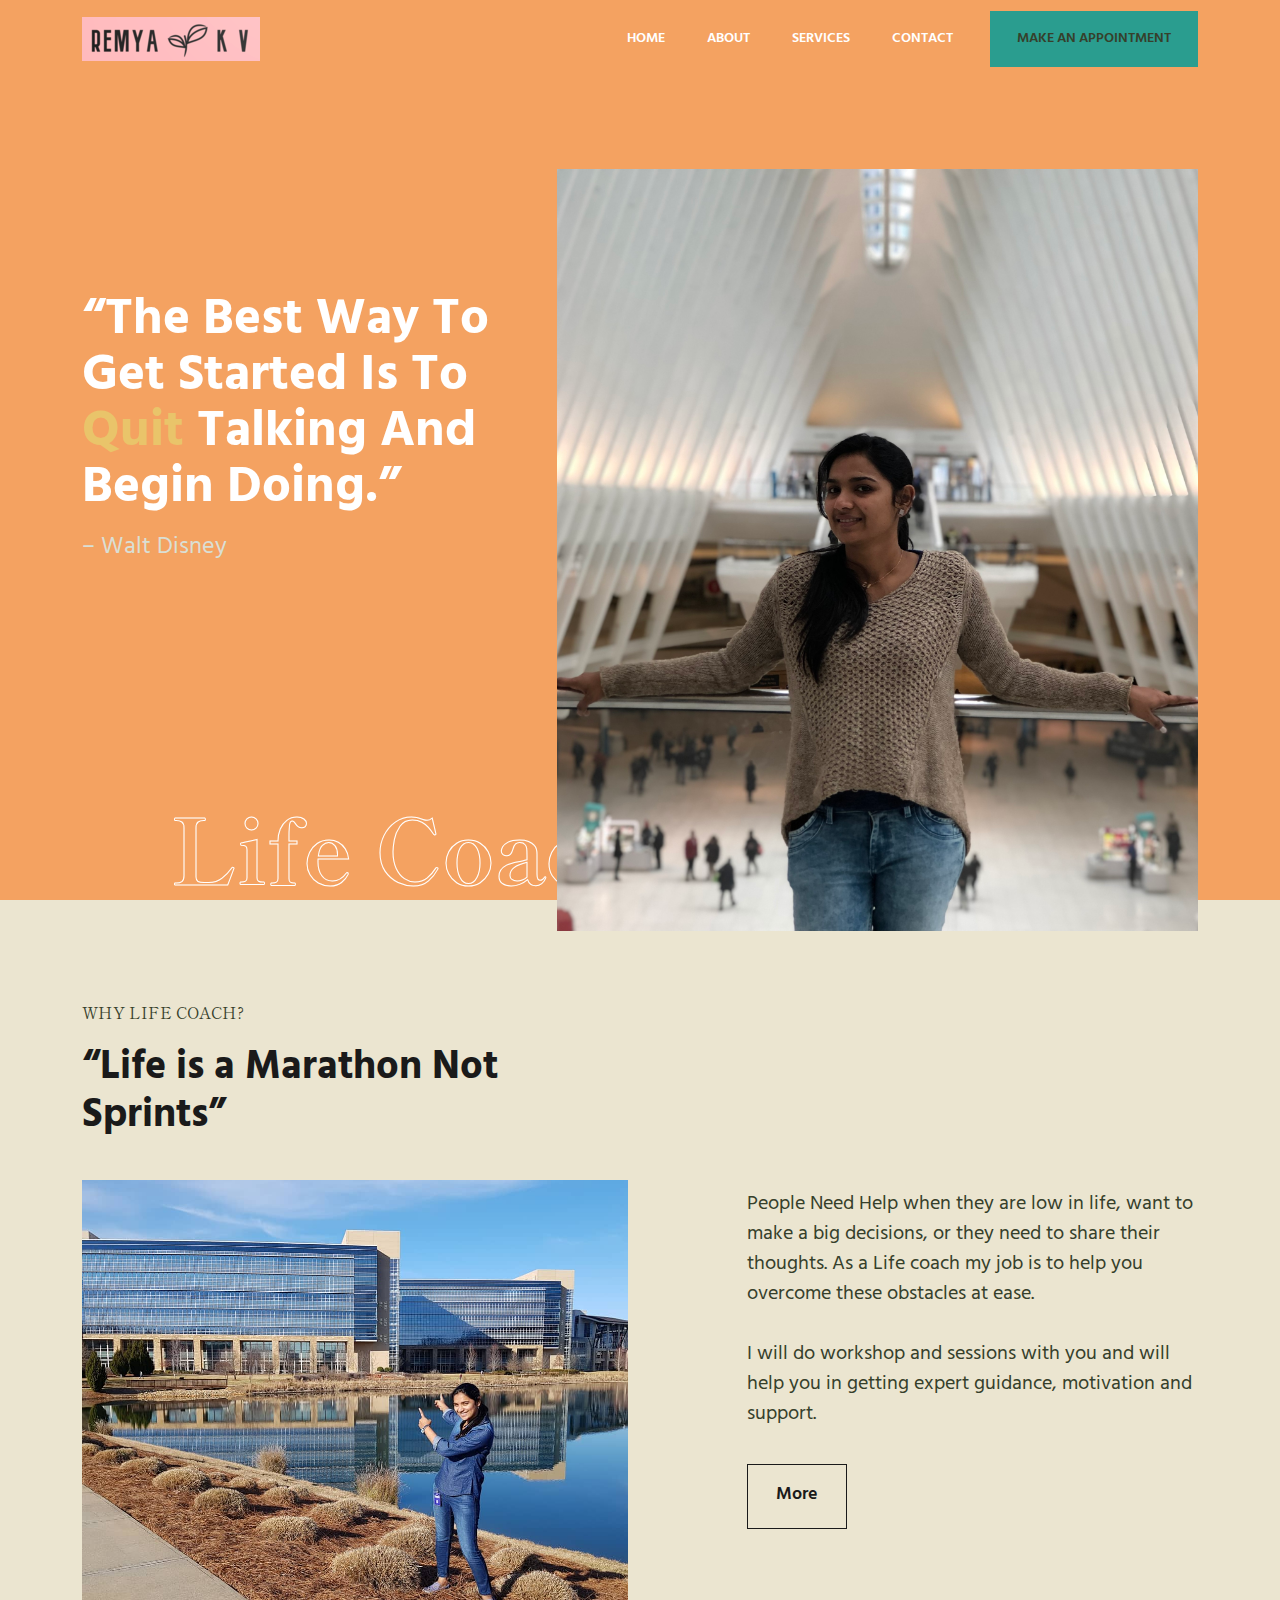
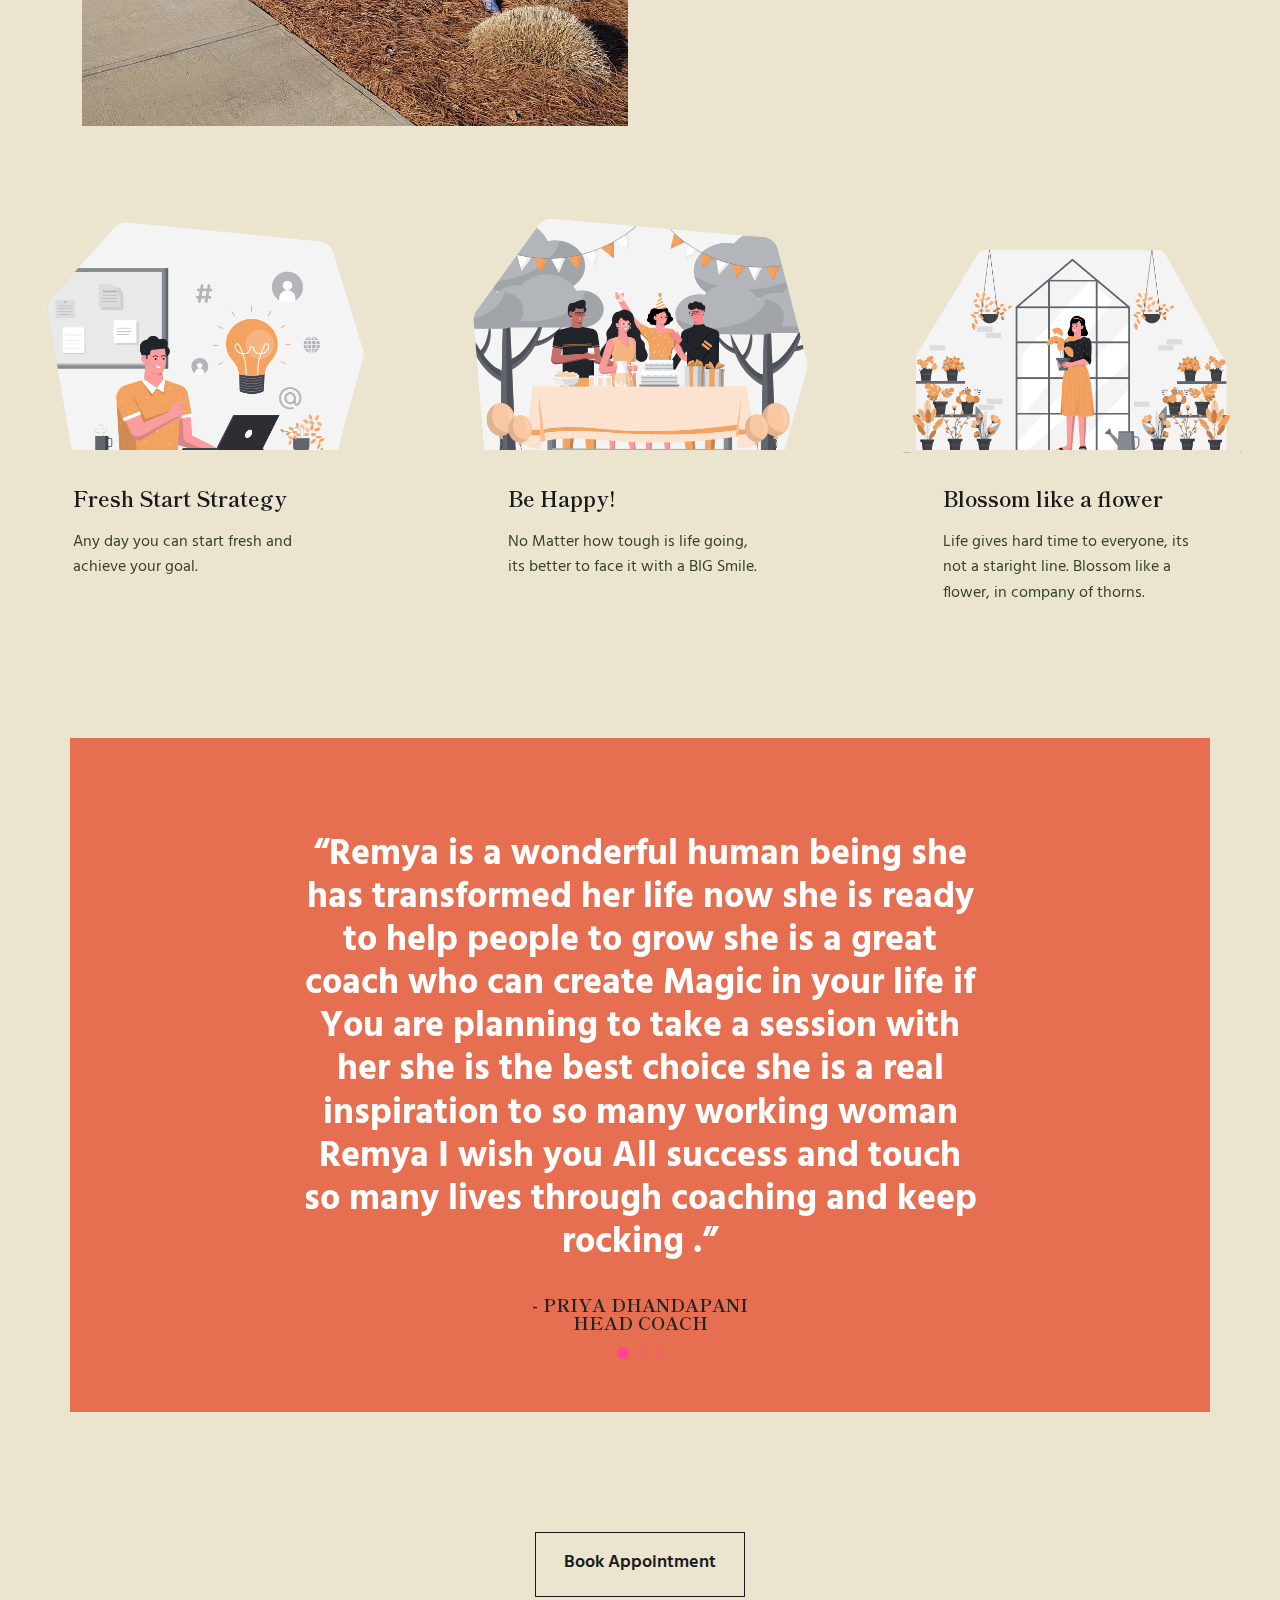
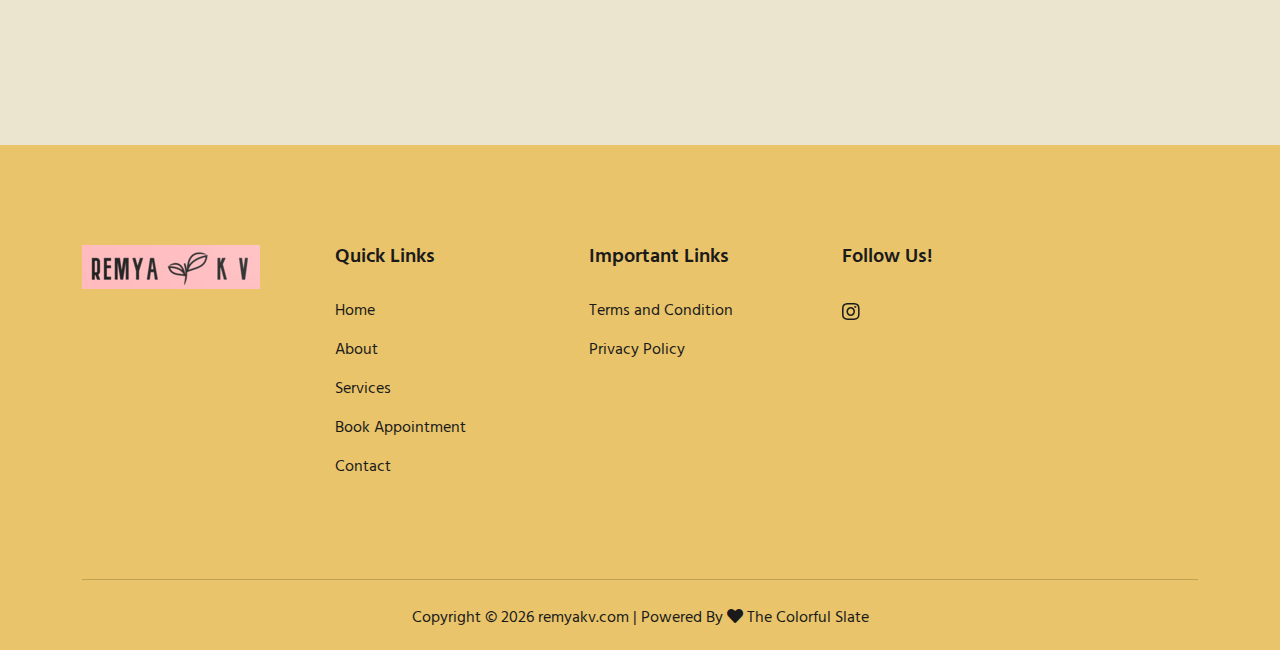
<file: index.html>
<!doctype html>
<html class="no-js" lang="zxx">

<head>
    <meta charset="utf-8">
    <meta http-equiv="x-ua-compatible" content="ie=edge">
    <title>Home | Remya K V</title>
    <meta name="description" content="">
    <meta name="viewport" content="width=device-width, initial-scale=1">
    <link rel="shortcut icon" type="image/x-icon" href="assets/img/icon/favicon.png">

    <link rel="stylesheet" href="assets/css/bootstrap.min.css" />
    <link rel="stylesheet" href="assets/css/owl.carousel.min.css" />
    <link rel="stylesheet" href="assets/css/slicknav.css" />
    <link rel="stylesheet" href="assets/css/animate.min.css" />
    <link rel="stylesheet" href="assets/css/magnific-popup.css" />
    <link rel="stylesheet" href="assets/css/fontawesome-all.min.css" />
    <link rel="stylesheet" href="assets/css/themify-icons.css" />
    <link rel="stylesheet" href="assets/css/slick.css" />
    <link rel="stylesheet" href="assets/css/nice-select.css" />
    <link rel="stylesheet" href="assets/css/style.css">
</head>

<body>
    <header>
        <div class="header-area header-transparent">
            <div class="main-header">
                <div class="header-bottom  header-sticky">
                    <div class="container">
                        <div class="row align-items-center">

                            <div class="col-xl-2 col-lg-2">
                                <div class="logo">
                                    <a href="index.html"><img src="assets/img/logo/remya.png" alt="logo"></a>
                                </div>
                            </div>
                            <div class="col-xl-10 col-lg-10">
                                <div class="menu-wrapper  d-flex align-items-center justify-content-end">

                                    <div class="main-menu d-none d-lg-block">
                                        <nav>
                                            <ul id="navigation">
                                                <li><a href="index.html">Home</a></li>
                                                <li><a href="about.html">About</a></li>
                                                <li><a href="services.html">Services</a></li>
                                                <li><a href="contact.html">Contact</a></li>
                                                <li>
                                                    <div class="header-right-btn">
                                                        <a href="appointment.html" class="header-btn2">Make an
                                                            Appointment</a>
                                                    </div>
                                                </li>
                                            </ul>
                                        </nav>
                                    </div>
                                </div>
                            </div>

                            <div class="col-12">
                                <div class="mobile_menu d-block d-lg-none"></div>
                            </div>
                        </div>
                    </div>
                </div>
            </div>
        </div>
    </header>
    <main>

        <section class="slider-area">

            <div class="slider-bg1 slider-height d-flex align-items-center">
                <div class="container position-relative">
                    <div class="row align-items-center justify-content-between">
                        <div class="col-xxl-5 col-xl-5 col-lg-5 col-md-9">
                            <div class="hero-caption">
                                <h1 data-animation="bounceIn" data-delay="0.2s">“The Best Way To Get Started Is To
                                    <span>Quit</span> Talking And Begin Doing.”
                                </h1>
                                <p data-animation="fadeInUp" data-delay="0.4s">
                                    – Walt Disney</p>

                            </div>
                        </div>
                        <div class="col-xxl-6 col-xl-7 col-lg-7 col-md-6">
                            <div class="hero-man-img d-none d-lg-block">
                                <img src="assets/img/remya/remya_6.jpeg" alt="" class="w-100">
                            </div>
                        </div>
                    </div>
                    <div class="section-tittle3">
                        <h2>Life Coach</h2>
                    </div>
                </div>
            </div>
        </section>


        <section class="about-area section-bg top-padding">
            <div class="container">
                <div class="row align-items-center">
                    <div class="col-xxl-6 col-xl-6 col-lg-6 col-md-12">
                        <div class="section-tittle mb-40">
                            <span>Why Life Coach?</span>
                            <h2>“Life is a Marathon Not Sprints”</h2>
                        </div>
                        <div class="about-img about-img1  ">
                            <img src="assets/img/remya/remya_3.jpg" alt="" />
                        </div>
                    </div>
                    <div class="offset-xl-1 offset-lg-0 offset-sm-1 col-xxl-5 col-xl-5 col-lg-6 col-md-9 col-sm-11">
                        <div class="about-caption about-caption1">

                            <div class="section-tittle m-0">
                                <p class="mb-30">People Need Help
                                    when they are low in life, want to make a big decisions, or they need to share their
                                    thoughts.
                                    As a Life coach my job is to help you overcome these obstacles at ease.</p>
                                <p>I will do workshop and sessions with you and will help you in getting expert
                                    guidance, motivation and support. </p>
                                <a href="about.html" class="border-btn border-btn2 mt-20">More </a>
                            </div>
                        </div>
                    </div>
                </div>
            </div>
        </section>



        <section class="services-area bottom-padding fix">
            <div class="container">
                <div class="row">
                    <div class="col-xl-12">

                        <div class="small-tittle mb-50 d-flex flex-wrap justify-content-between align-items-center">
                            <h4></h4>
                            <!-- <a href="#" class="btn_2">More Cases</a> -->
                        </div>
                    </div>
                </div>
            </div>
            <div class="container-fluid p-0 ">
                <div class="row services-active">
                    <div class="col-lg-4 col-md-6 col-sm-10">
                        <div class="single-services">
                            <div class="services-img">
                                <img src="assets/img/others/Startup Idea.png" alt="">
                            </div>
                            <div class="services-caption">
                                <h4><a href="appointment.html">Fresh Start Strategy</a></h4>
                                <p>Any day you can start fresh and achieve your goal.</p>
                            </div>
                        </div>
                    </div>
                    <div class="col-lg-4 col-md-6 col-sm-10">
                        <div class="single-services">
                            <div class="services-img">
                                <img src="assets/img/others/New Year Bash.png" alt="">
                            </div>
                            <div class="services-caption">
                                <h4><a href="appointment.html">Be Happy!</a></h4>
                                <p>No Matter how tough is life going, its better to face it with a BIG Smile.</p>
                            </div>
                        </div>
                    </div>
                    <div class="col-lg-4 col-md-6 col-sm-10">
                        <div class="single-services">
                            <div class="services-img">
                                <img src="assets/img/others/Flower shop.png" alt="">
                            </div>
                            <div class="services-caption">
                                <h4><a href="appointment.html">Blossom like a flower</a></h4>
                                <p>Life gives hard time to everyone, its not a staright line. Blossom like a flower, in
                                    company of thorns.</p>
                            </div>
                        </div>
                    </div>
                </div>
            </div>
        </section>


        <div class="testimonial-area">
            <div class="container">

                <div class="row d-flex justify-content-center t-color">
                    <div class="col-xl-8 col-lg-8">
                        <div class="h1-testimonial-active dot-style testimonial-padding">

                            <div class="single-testimonial text-center">

                                <div class="testimonial-caption ">
                                    <div class="testimonial-top-cap">
                                        <p>“Remya is a wonderful human being she has
                                            transformed her life now she is ready to
                                            help people to grow she is a great coach
                                            who can create Magic in your life if You
                                            are planning to take a session with her she
                                            is the best choice she is a real inspiration
                                            to so many working woman Remya I wish
                                            you All success and touch so many lives
                                            through coaching and keep rocking .”</p>
                                    </div>

                                    <div class="testimonial-founder  ">
                                        <div class="founder-img">
                                            <span>- PRIYA DHANDAPANI</span>
                                            <span>HEAD COACH</span>
                                        </div>
                                    </div>
                                </div>
                            </div>
                            <div class="single-testimonial text-center">

                                <div class="testimonial-caption ">
                                    <div class="testimonial-top-cap">
                                        <p>“Remya's sessions are just amazing.
                                            She will approach your problems as if its her and help you to navigate
                                            through tough times.
                                            I STRONGLY recommend Remya as Life coach to EVERYONE interested in
                                            getting his life back on point!”</p>
                                    </div>

                                    <div class="testimonial-founder  ">
                                        <div class="founder-img">
                                            <span>- Ashish Mishra</span>
                                        </div>
                                    </div>
                                </div>
                            </div>

                            <div class="single-testimonial text-center">

                                <div class="testimonial-caption ">
                                    <div class="testimonial-top-cap">
                                        <p>“Remya is a person who will help you to heal yourself.
                                            She has a always positive attitude, Full of energy and focussed towards your
                                            problems.
                                            I highely recommend it to other peoples who are feeling low in life.
                                            Thank you Remya!!”</p>
                                    </div>

                                    <div class="testimonial-founder  ">
                                        <div class="founder-img">
                                            <span>- Vipin K V</span>
                                        </div>
                                    </div>
                                </div>
                            </div>

                        </div>
                    </div>
                </div>
            </div>
        </div>


        <section class="home-blog section-padding">
            <div class="container">
                <div class="row justify-content-center">
                    <div class="col-xl-8 col-lg-8 col-md-10">

                        <div class="section-tittle text-center mb-40">
                            <a href="contact.html" class="border-btn border-btn2 mt-20 text-center">Book Appointment</a>
                        </div>
                    </div>
                </div>

            </div>
        </section>

    </main>
    <footer>
        <div class="footer-wrapper gray-bg">
            <div class="footer-area footer-padding">
                <div class="container">
                    <div class="row justify-content-between">
                        <div class="col-xl-2 col-lg-3 col-md-3 col-sm-6">
                            <div class="single-footer-caption mb-50">
                                <div class="single-footer-caption mb-20">

                                    <div class="footer-logo mb-35">
                                        <a href="index.html"><img src="assets/img/logo/remya.png" alt="logo"></a>
                                    </div>
                                </div>
                            </div>
                        </div>
                        <div class="col-xl-2 col-lg-2 col-md-4 col-sm-6">
                            <div class="single-footer-caption mb-50">
                                <div class="footer-tittle">
                                    <h4>Quick Links</h4>
                                    <ul>
                                        <li><a href="index.html">Home</a></li>
                                        <li><a href="about.html">About</a></li>
                                        <li><a href="services.html">Services</a></li>
                                        <li><a href="appointment.html">Book Appointment</a></li>
                                        <li><a href="contact.html">Contact</a></li>
                                    </ul>
                                </div>
                            </div>
                        </div>
                        <div class="col-xl-2 col-lg-4 col-md-4 col-sm-6">
                            <div class="single-footer-caption mb-50">
                                <div class="footer-tittle">
                                    <h4>Important Links</h4>
                                    <ul>
                                        <li><a href="terms-conditions.html">Terms and Condition</a></li>
                                        <li><a href="privacy-policy.html">Privacy Policy</a></li>
                                    </ul>
                                </div>
                            </div>
                        </div>
                        <div class="col-xl-4 col-lg-6 col-md-8 col-sm-10">
                            <div class="single-footer-caption mb-50">
                                <div class="footer-tittle mb-10">
                                    <h4>Follow Us!</h4>
                                </div>

                                <div class="footer-social mt-30">
                                    <a href="https://www.instagram.com/remya_lifecoach/"><i
                                            class="fab fa-instagram"></i></a>
                                </div>
                            </div>
                        </div>
                    </div>
                </div>
            </div>

            <div class="footer-bottom-area">
                <div class="container">
                    <div class="footer-border">
                        <div class="row">
                            <div class="col-xl-12 ">
                                <div class="footer-copy-right text-center">
                                    <p>Copyright &copy;
                                        <script>document.write(new Date().getFullYear());</script> <a
                                            href="https://www.remyakv.com">remyakv.com</a> |

                                            Powered By <a href="https://thecolorfulslate.com" target="_blank">
                                                <i class="fa fa-heart color-danger" aria-hidden="true"></i> The Colorful Slate</a>
                                    </p>
                                </div>
                            </div>
                        </div>
                    </div>
                </div>
            </div>
        </div>
    </footer>


    <script src="assets/js/vendor/modernizr-3.5.0.min.js"></script>
    <script src="assets/js/vendor/jquery-1.12.4.min.js"></script>
    <script src="assets/js/popper.min.js"></script>
    <script src="assets/js/bootstrap.min.js"></script>
    <script src="assets/js/owl.carousel.min.js"></script>
    <script src="assets/js/slick.min.js"></script>
    <script src="assets/js/jquery.slicknav.min.js"></script>
    <script src="assets/js/countdown.min.js"></script>
    <script src="assets/js/wow.min.js"></script>
    <script src="assets/js/jquery.magnific-popup.js"></script>
    <script src="assets/js/jquery.nice-select.min.js"></script>
    <script src="assets/js/jquery.counterup.min.js"></script>
    <script src="assets/js/waypoints.min.js"></script>
    <script src="assets/js/contact.js"></script>
    <script src="assets/js/jquery.form.js"></script>
    <script src="assets/js/jquery.validate.min.js"></script>
    <script src="assets/js/jquery.ajaxchimp.min.js"></script>
    <script src="assets/js/plugins.js"></script>
    <script src="assets/js/main.js"></script>
    <!--Start of Tawk.to Script-->
    <script type="text/javascript">
        var Tawk_API = Tawk_API || {}, Tawk_LoadStart = new Date();
        (function () {
            var s1 = document.createElement("script"), s0 = document.getElementsByTagName("script")[0];
            s1.async = true;
            s1.src = 'https://embed.tawk.to/60e950da649e0a0a5ccb7d37/1fa7m7lqp';
            s1.charset = 'UTF-8';
            s1.setAttribute('crossorigin', '*');
            s0.parentNode.insertBefore(s1, s0);
        })();
    </script>
    <!--End of Tawk.to Script-->
</body>

</html>
</file>
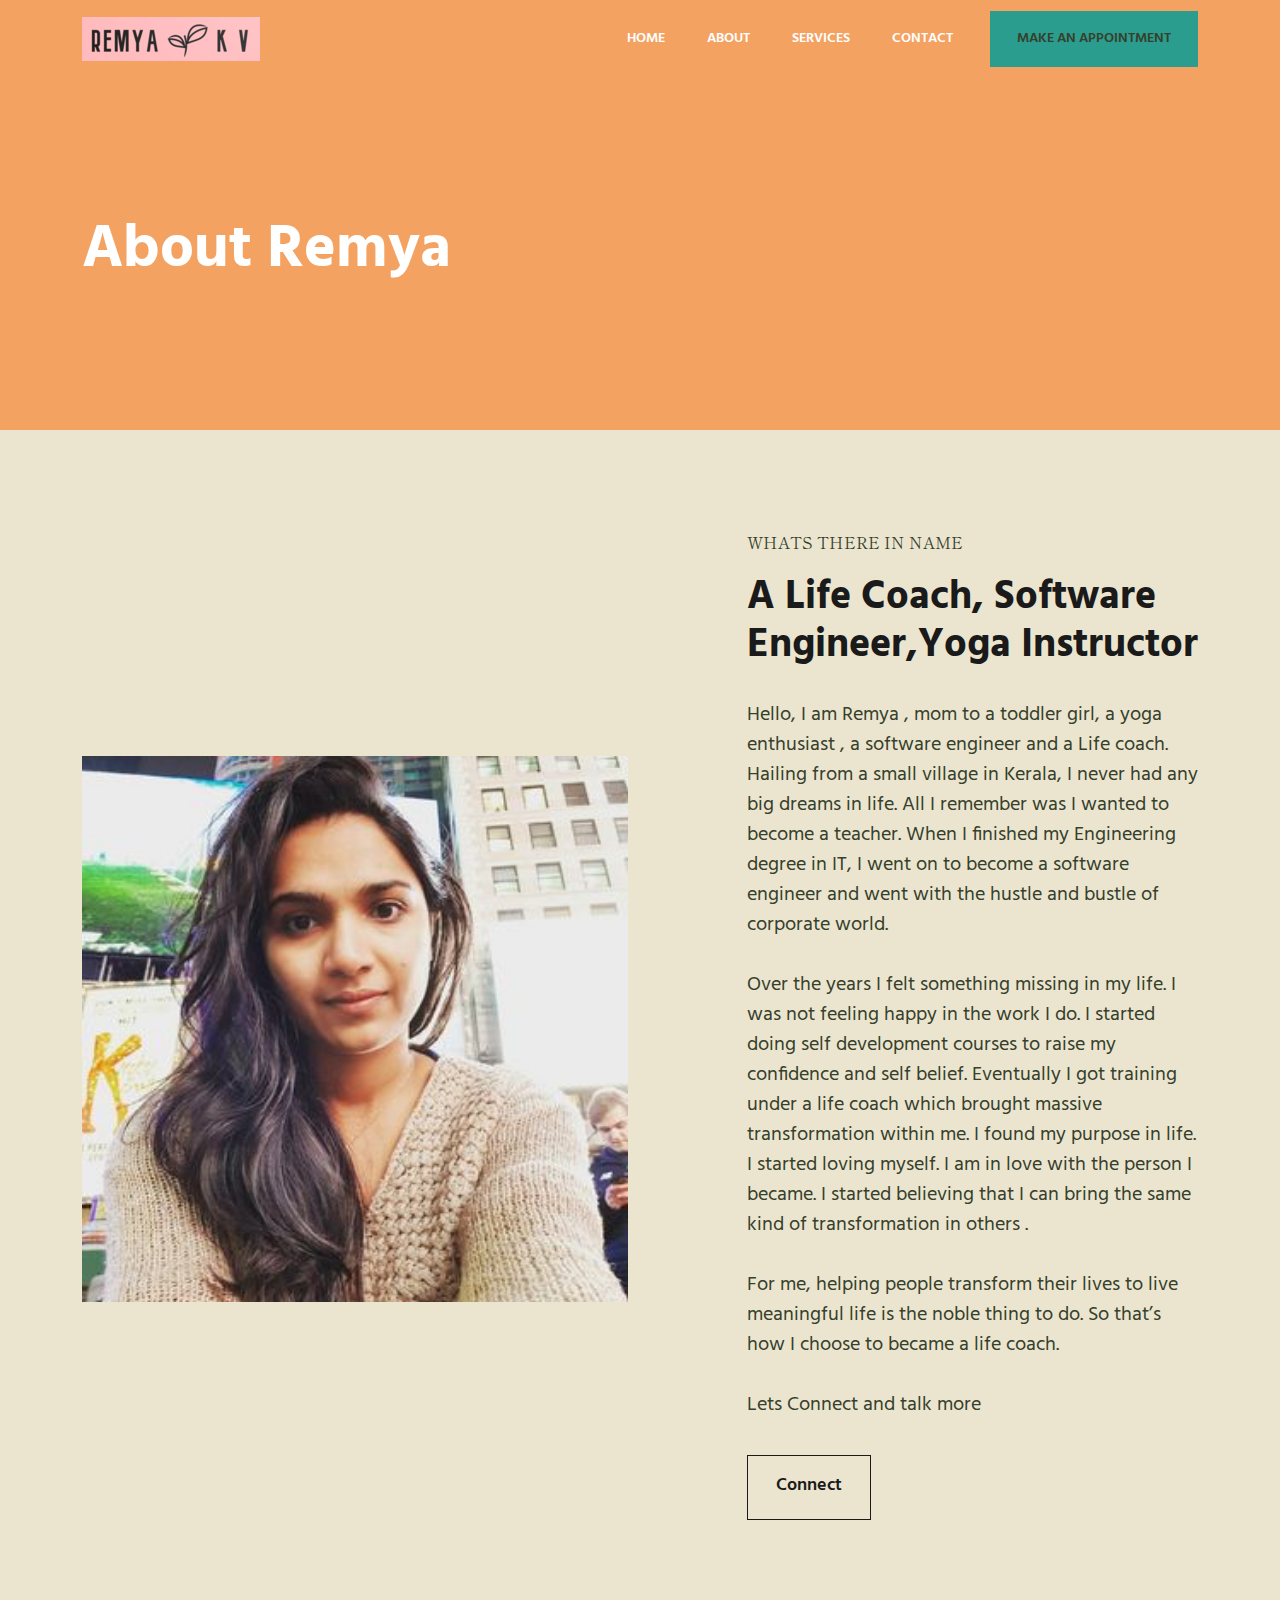
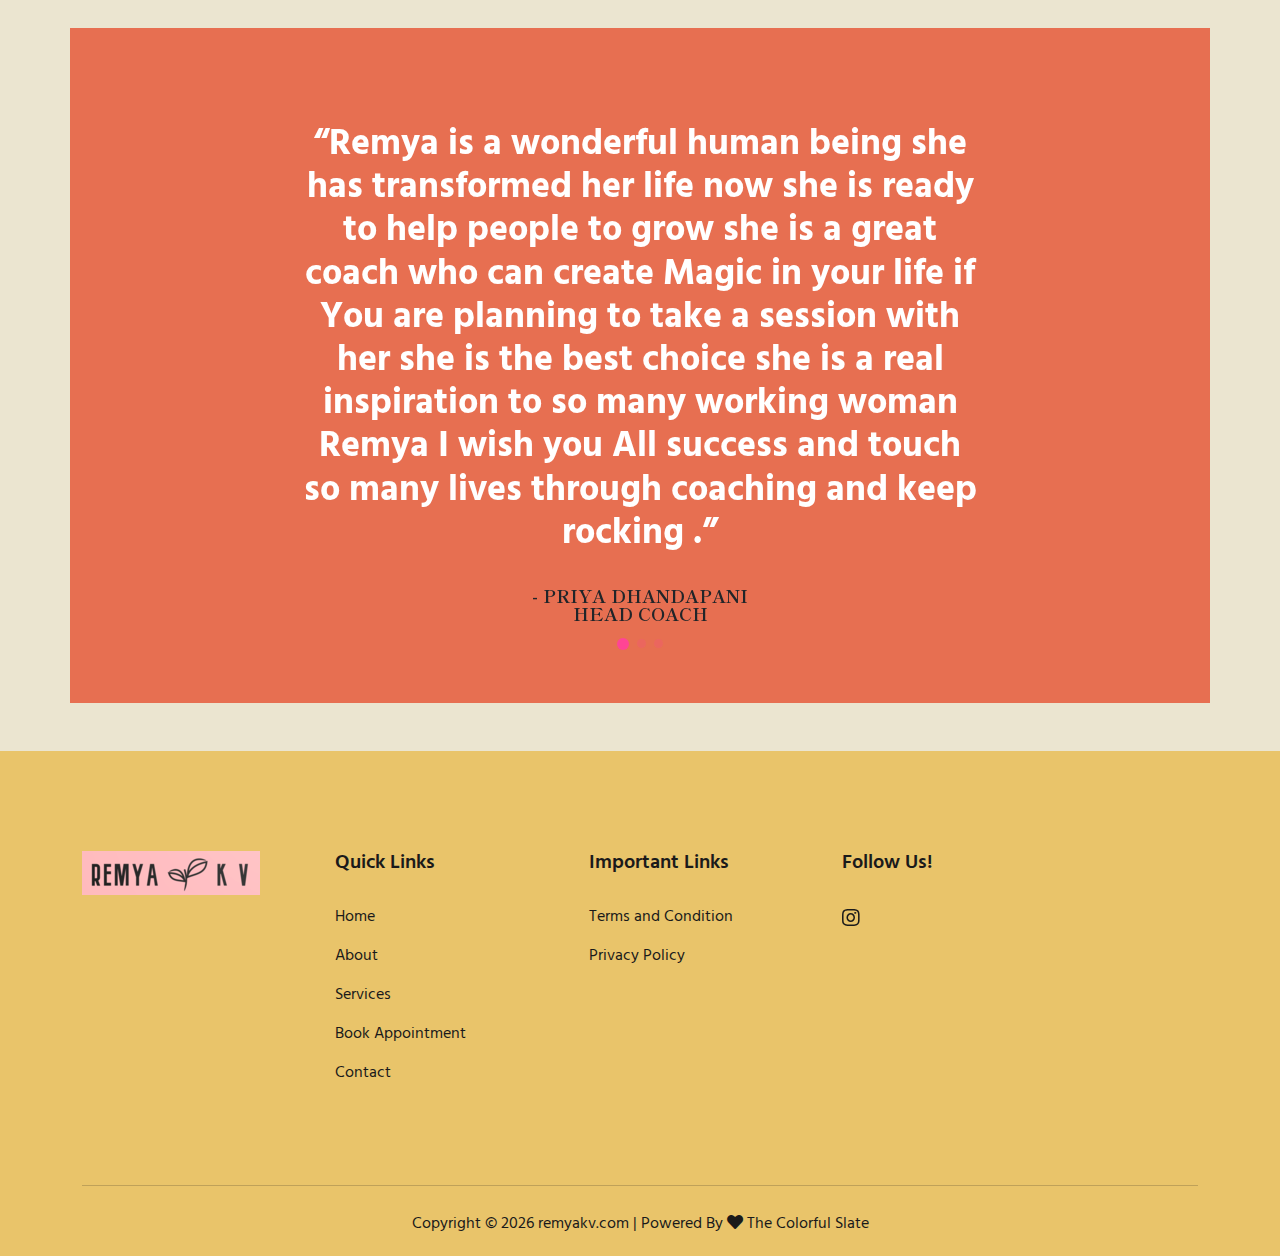
<file: about.html>
<!doctype html>
<html class="no-js" lang="zxx">

<head>
    <meta charset="utf-8">
    <meta http-equiv="x-ua-compatible" content="ie=edge">
    <title>About Me | Remya K V </title>
    <meta name="description" content="">
    <meta name="viewport" content="width=device-width, initial-scale=1">
    <link rel="shortcut icon" type="image/x-icon" href="assets/img/icon/favicon.png">

    <link rel="stylesheet" href="assets/css/bootstrap.min.css" />
    <link rel="stylesheet" href="assets/css/owl.carousel.min.css" />
    <link rel="stylesheet" href="assets/css/slicknav.css" />
    <link rel="stylesheet" href="assets/css/animate.min.css" />
    <link rel="stylesheet" href="assets/css/magnific-popup.css" />
    <link rel="stylesheet" href="assets/css/fontawesome-all.min.css" />
    <link rel="stylesheet" href="assets/css/themify-icons.css" />
    <link rel="stylesheet" href="assets/css/slick.css" />
    <link rel="stylesheet" href="assets/css/nice-select.css" />
    <link rel="stylesheet" href="assets/css/style.css">
</head>

<body>
    <header>
        <div class="header-area header-transparent">
            <div class="main-header">
                <div class="header-bottom  header-sticky">
                    <div class="container">
                        <div class="row align-items-center">

                            <div class="col-xl-2 col-lg-2">
                                <div class="logo">
                                    <a href="index.html"><img src="assets/img/logo/remya.png" alt="logo"></a>
                                </div>
                            </div>
                            <div class="col-xl-10 col-lg-10">
                                <div class="menu-wrapper  d-flex align-items-center justify-content-end">

                                    <div class="main-menu d-none d-lg-block">
                                        <nav>
                                            <ul id="navigation">
                                                <li><a href="index.html">Home</a></li>
                                                <li><a href="about.html">About</a></li>
                                                <li><a href="services.html">Services</a></li>
                                                <li><a href="contact.html">Contact</a></li>
                                                <li>
                                                    <div class="header-right-btn">
                                                        <a href="appointment.html" class="header-btn2">Make an
                                                            Appointment</a>
                                                    </div>
                                                </li>
                                            </ul>
                                        </nav>
                                    </div>
                                </div>
                            </div>

                            <div class="col-12">
                                <div class="mobile_menu d-block d-lg-none"></div>
                            </div>
                        </div>
                    </div>
                </div>
            </div>
        </div>
    </header>
    <main>

        <div class="slider-area">
            <div class="slider-height2 slider-bg2 d-flex align-items-center">
                <div class="container">
                    <div class="row">
                        <div class="col-xxl-5 col-xl-6 col-lg-7 col-md-9">
                            <div class="hero-caption hero-caption2">
                                <h2>About Remya</h2>
                            </div>
                        </div>
                    </div>
                </div>
            </div>
        </div>


        <section class="about-area section-bg section-padding">
            <div class="container">
                <div class="row align-items-center">
                    <div class="col-xxl-6 col-xl-6 col-lg-6 col-md-12">

                        <div class="about-img about-img1  ">
                            <img src="assets/img/remya/remya_1.jpg" alt="">
                        </div>
                    </div>
                    <div class="offset-xl-1 offset-lg-0 offset-sm-1 col-xxl-5 col-xl-5 col-lg-6 col-md-9 col-sm-11">
                        <div class="section-tittle mb-10">
                            <span>Whats there in Name</span>
                            <h2>A Life Coach, Software Engineer,Yoga Instructor </h2>
                        </div>

                        <div class="about-caption about-caption1">

                            <div class="section-tittle m-0">

                                <p class="mb-30">Hello, I am Remya , mom to a toddler girl, a yoga enthusiast , a
                                    software engineer and a
                                    Life coach. Hailing from a small village in Kerala, I never had any big dreams in
                                    life.
                                    All I remember was I wanted to become a teacher. When I finished my Engineering
                                    degree
                                    in IT, I went on to become a software engineer and went with the hustle and bustle
                                    of
                                    corporate world.</p>
                                <p class="mb-30">
                                    Over the years I felt something missing in my life. I was not feeling happy in the
                                    work
                                    I do. I started doing self development courses to raise my confidence and self
                                    belief.
                                    Eventually I got training under a life coach which brought massive transformation
                                    within
                                    me. I found my purpose in life. I started loving myself. I am in love with the
                                    person I
                                    became. I started believing that I can bring the same kind of transformation in
                                    others .
                                </p>
                                <p class="mb-30">

                                    For me, helping people transform their lives to live meaningful life is the noble
                                    thing
                                    to do. So that’s how I choose to became a life coach.</p>
                                    <p>Lets Connect and talk more</p>
                                     <a href="contact.html" class="border-btn border-btn2 mt-20 text-center">Connect</a>
                            </div>
                        </div>
                    </div>
                </div>
            </div>
        </section>


        <div class="testimonial-area pb-5">
            <div class="container">

                <div class="row d-flex justify-content-center t-color">
                    <div class="col-xl-8 col-lg-8">
                        <div class="h1-testimonial-active dot-style testimonial-padding">

                            <div class="single-testimonial text-center">

                                <div class="testimonial-caption ">
                                    <div class="testimonial-top-cap">
                                        <p>“Remya is a wonderful human being she has
                                            transformed her life now she is ready to
                                            help people to grow she is a great coach
                                            who can create Magic in your life if You
                                            are planning to take a session with her she
                                            is the best choice she is a real inspiration
                                            to so many working woman Remya I wish
                                            you All success and touch so many lives
                                            through coaching and keep rocking .”</p>
                                    </div>

                                    <div class="testimonial-founder  ">
                                        <div class="founder-img">
                                            <span>- PRIYA DHANDAPANI</span>
                                            <span>HEAD COACH</span>
                                        </div>
                                    </div>
                                </div>
                            </div>
                            <div class="single-testimonial text-center">

                                <div class="testimonial-caption ">
                                    <div class="testimonial-top-cap">
                                        <p>“Remya's sessions are just amazing.
                                            She will approach your problems as if its her and help you to navigate
                                            through tough times.
                                            I STRONGLY recommend Remya as Life coach to EVERYONE interested in
                                            getting his life back on point!”</p>
                                    </div>

                                    <div class="testimonial-founder  ">
                                        <div class="founder-img">
                                            <span>- Ashish Mishra</span>
                                        </div>
                                    </div>
                                </div>
                            </div>

                            <div class="single-testimonial text-center">

                                <div class="testimonial-caption ">
                                    <div class="testimonial-top-cap">
                                        <p>“Remya is a person who will help you to heal yourself.
                                            She has a always positive attitude, Full of energy and focussed towards your
                                            problems.
                                            I highely recommend it to other peoples who are feeling low in life.
                                            Thank you Remya!!”</p>
                                    </div>

                                    <div class="testimonial-founder  ">
                                        <div class="founder-img">
                                            <span>- Vipin K V</span>
                                        </div>
                                    </div>
                                </div>
                            </div>

                        </div>
                    </div>
                </div>
            </div>
        </div>

    </main>
    <footer>
        <div class="footer-wrapper gray-bg">
            <div class="footer-area footer-padding">
                <div class="container">
                    <div class="row justify-content-between">
                        <div class="col-xl-2 col-lg-3 col-md-3 col-sm-6">
                            <div class="single-footer-caption mb-50">
                                <div class="single-footer-caption mb-20">

                                    <div class="footer-logo mb-35">
                                        <a href="index.html"><img src="assets/img/logo/remya.png" alt="logo"></a>
                                    </div>
                                </div>
                            </div>
                        </div>
                        <div class="col-xl-2 col-lg-2 col-md-4 col-sm-6">
                            <div class="single-footer-caption mb-50">
                                <div class="footer-tittle">
                                    <h4>Quick Links</h4>
                                    <ul>
                                        <li><a href="index.html">Home</a></li>
                                        <li><a href="about.html">About</a></li>
                                        <li><a href="services.html">Services</a></li>
                                        <li><a href="appointment.html">Book Appointment</a></li>
                                        <li><a href="contact.html">Contact</a></li>
                                    </ul>
                                </div>
                            </div>
                        </div>
                        <div class="col-xl-2 col-lg-4 col-md-4 col-sm-6">
                            <div class="single-footer-caption mb-50">
                                <div class="footer-tittle">
                                    <h4>Important Links</h4>
                                    <ul>
                                        <li><a href="terms-conditions.html">Terms and Condition</a></li>
                                        <li><a href="privacy-policy.html">Privacy Policy</a></li>
                                    </ul>
                                </div>
                            </div>
                        </div>
                        <div class="col-xl-4 col-lg-6 col-md-8 col-sm-10">
                            <div class="single-footer-caption mb-50">
                                <div class="footer-tittle mb-10">
                                    <h4>Follow Us!</h4>
                                </div>

                                <div class="footer-social mt-30">
                                    <a href="https://www.instagram.com/remya_lifecoach/"><i
                                            class="fab fa-instagram"></i></a>
                                </div>
                            </div>
                        </div>
                    </div>
                </div>
            </div>

            <div class="footer-bottom-area">
                <div class="container">
                    <div class="footer-border">
                        <div class="row">
                            <div class="col-xl-12 ">
                                <div class="footer-copy-right text-center">
                                    <p>Copyright &copy;
                                        <script>document.write(new Date().getFullYear());</script> <a
                                            href="https://www.remyakv.com">remyakv.com</a> |

                                            Powered By <a href="https://thecolorfulslate.com" target="_blank">
                                                <i class="fa fa-heart color-danger" aria-hidden="true"></i> The Colorful Slate</a>
                                    </p>
                                </div>
                            </div>
                        </div>
                    </div>
                </div>
            </div>
        </div>
    </footer>


    <script src="assets/js/vendor/modernizr-3.5.0.min.js"></script>
    <script src="assets/js/vendor/jquery-1.12.4.min.js"></script>
    <script src="assets/js/popper.min.js"></script>
    <script src="assets/js/bootstrap.min.js"></script>
    <script src="assets/js/owl.carousel.min.js"></script>
    <script src="assets/js/slick.min.js"></script>
    <script src="assets/js/jquery.slicknav.min.js"></script>
    <script src="assets/js/countdown.min.js"></script>
    <script src="assets/js/wow.min.js"></script>
    <script src="assets/js/jquery.magnific-popup.js"></script>
    <script src="assets/js/jquery.nice-select.min.js"></script>
    <script src="assets/js/jquery.counterup.min.js"></script>
    <script src="assets/js/waypoints.min.js"></script>
    <script src="assets/js/contact.js"></script>
    <script src="assets/js/jquery.form.js"></script>
    <script src="assets/js/jquery.validate.min.js"></script>
    <script src="assets/js/jquery.ajaxchimp.min.js"></script>
    <script src="assets/js/plugins.js"></script>
    <script src="assets/js/main.js"></script>
    <!--Start of Tawk.to Script-->
    <script type="text/javascript">
        var Tawk_API = Tawk_API || {}, Tawk_LoadStart = new Date();
        (function () {
            var s1 = document.createElement("script"), s0 = document.getElementsByTagName("script")[0];
            s1.async = true;
            s1.src = 'https://embed.tawk.to/60e950da649e0a0a5ccb7d37/1fa7m7lqp';
            s1.charset = 'UTF-8';
            s1.setAttribute('crossorigin', '*');
            s0.parentNode.insertBefore(s1, s0);
        })();
    </script>
    <!--End of Tawk.to Script-->
</body>

</html>
</file>
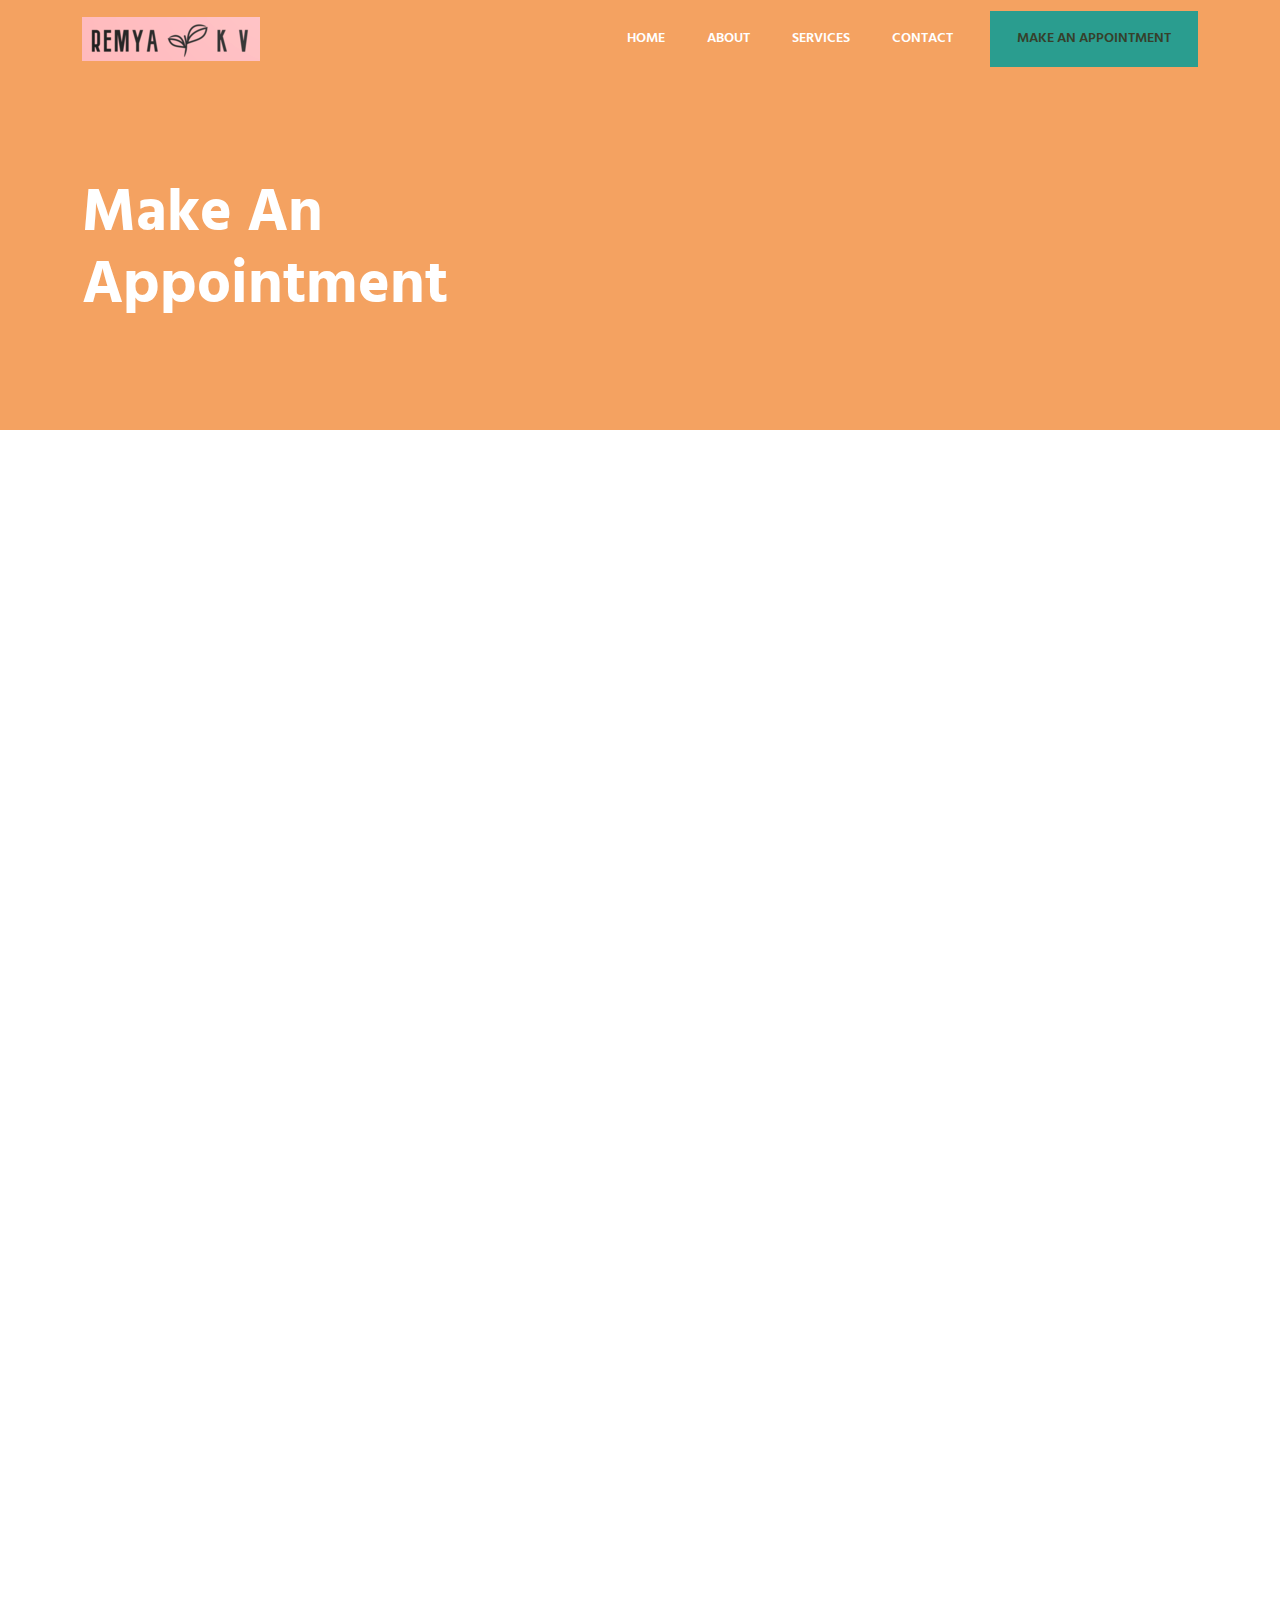
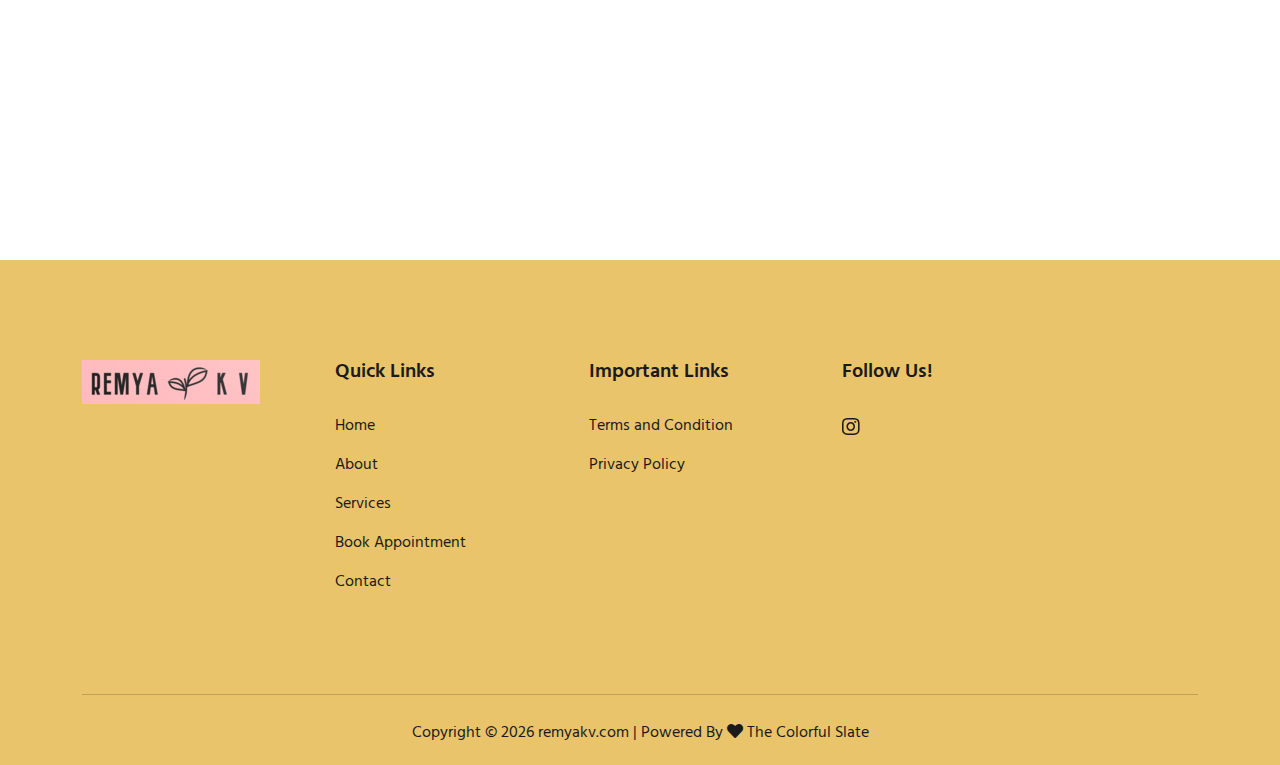
<file: appointment.html>
<!doctype html>
<html class="no-js" lang="zxx">


<head>
    <meta charset="utf-8">
    <meta http-equiv="x-ua-compatible" content="ie=edge">
    <title>Appointment | Remya K V</title>
    <meta name="description" content="">
    <meta name="viewport" content="width=device-width, initial-scale=1">
    <link rel="shortcut icon" type="image/x-icon" href="assets/img/icon/favicon.png">

    <link rel="stylesheet" href="assets/css/bootstrap.min.css" />
    <link rel="stylesheet" href="assets/css/owl.carousel.min.css" />
    <link rel="stylesheet" href="assets/css/slicknav.css" />
    <link rel="stylesheet" href="assets/css/animate.min.css" />
    <link rel="stylesheet" href="assets/css/magnific-popup.css" />
    <link rel="stylesheet" href="assets/css/fontawesome-all.min.css" />
    <link rel="stylesheet" href="assets/css/themify-icons.css" />
    <link rel="stylesheet" href="assets/css/slick.css" />
    <link rel="stylesheet" href="assets/css/nice-select.css" />
    <link rel="stylesheet" href="assets/css/style.css">
</head>


<body>
    <header>
        <div class="header-area header-transparent">
            <div class="main-header">
                <div class="header-bottom  header-sticky">
                    <div class="container">
                        <div class="row align-items-center">

                            <div class="col-xl-2 col-lg-2">
                                <div class="logo">
                                    <a href="index.html"><img src="assets/img/logo/remya.png" alt="logo"></a>
                                </div>
                            </div>
                            <div class="col-xl-10 col-lg-10">
                                <div class="menu-wrapper  d-flex align-items-center justify-content-end">

                                    <div class="main-menu d-none d-lg-block">
                                        <nav>
                                            <ul id="navigation">
                                                <li><a href="index.html">Home</a></li>
                                                <li><a href="about.html">About</a></li>
                                                <li><a href="services.html">Services</a></li>
                                                <li><a href="contact.html">Contact</a></li>
                                                <li>
                                                    <div class="header-right-btn">
                                                        <a href="appointment.html" class="header-btn2">Make an
                                                            Appointment</a>
                                                    </div>
                                                </li>
                                            </ul>
                                        </nav>
                                    </div>
                                </div>
                            </div>

                            <div class="col-12">
                                <div class="mobile_menu d-block d-lg-none"></div>
                            </div>
                        </div>
                    </div>
                </div>
            </div>
        </div>
    </header>
    <main>

        <div class="slider-area">
            <div class="slider-height2 slider-bg2 d-flex align-items-center">
                <div class="container">
                    <div class="row">
                        <div class="col-xxl-5 col-xl-6 col-lg-7 col-md-9">
                            <div class="hero-caption hero-caption2">
                                <h2>Make An Appointment</h2>
                            </div>
                        </div>
                    </div>
                </div>
            </div>
        </div>



        <section class="contact-section">
            <div class="container">
                <div class="row">
                    <iframe
                        src="https://docs.google.com/forms/d/1cb9v1Wjr0c1sWbXvWFjUAV54DnsiQbnSMRtEhjt-Asw/viewform?embedded=true"
                        width="940" height="1200" frameborder="0" marginheight="0" marginwidth="0">Loading…</iframe>
                </div>
            </div>
        </section>

    </main>
    <footer>
        <div class="footer-wrapper gray-bg">
            <div class="footer-area footer-padding">
                <div class="container">
                    <div class="row justify-content-between">
                        <div class="col-xl-2 col-lg-3 col-md-3 col-sm-6">
                            <div class="single-footer-caption mb-50">
                                <div class="single-footer-caption mb-20">

                                    <div class="footer-logo mb-35">
                                        <a href="index.html"><img src="assets/img/logo/remya.png" alt="logo"></a>
                                    </div>
                                </div>
                            </div>
                        </div>
                        <div class="col-xl-2 col-lg-2 col-md-4 col-sm-6">
                            <div class="single-footer-caption mb-50">
                                <div class="footer-tittle">
                                    <h4>Quick Links</h4>
                                    <ul>
                                        <li><a href="index.html">Home</a></li>
                                        <li><a href="about.html">About</a></li>
                                        <li><a href="services.html">Services</a></li>
                                        <li><a href="appointment.html">Book Appointment</a></li>
                                        <li><a href="contact.html">Contact</a></li>
                                    </ul>
                                </div>
                            </div>
                        </div>
                        <div class="col-xl-2 col-lg-4 col-md-4 col-sm-6">
                            <div class="single-footer-caption mb-50">
                                <div class="footer-tittle">
                                    <h4>Important Links</h4>
                                    <ul>
                                        <li><a href="terms-conditions.html">Terms and Condition</a></li>
                                        <li><a href="privacy-policy.html">Privacy Policy</a></li>
                                    </ul>
                                </div>
                            </div>
                        </div>
                        <div class="col-xl-4 col-lg-6 col-md-8 col-sm-10">
                            <div class="single-footer-caption mb-50">
                                <div class="footer-tittle mb-10">
                                    <h4>Follow Us!</h4>
                                </div>

                                <div class="footer-social mt-30">
                                    <a href="https://www.instagram.com/remya_lifecoach/"><i
                                            class="fab fa-instagram"></i></a>
                                </div>
                            </div>
                        </div>
                    </div>
                </div>
            </div>

            <div class="footer-bottom-area">
                <div class="container">
                    <div class="footer-border">
                        <div class="row">
                            <div class="col-xl-12 ">
                                <div class="footer-copy-right text-center">
                                    <p>Copyright &copy;
                                        <script>document.write(new Date().getFullYear());</script> <a
                                            href="https://www.remyakv.com">remyakv.com</a> |

                                            Powered By <a href="https://thecolorfulslate.com" target="_blank">
                                                <i class="fa fa-heart color-danger" aria-hidden="true"></i> The Colorful Slate</a>
                                    </p>
                                </div>
                            </div>
                        </div>
                    </div>
                </div>
            </div>
        </div>
    </footer>

  

    <script src="assets/js/vendor/modernizr-3.5.0.min.js"></script>
    <script src="assets/js/vendor/jquery-1.12.4.min.js"></script>
    <script src="assets/js/popper.min.js"></script>
    <script src="assets/js/bootstrap.min.js"></script>
    <script src="assets/js/owl.carousel.min.js"></script>
    <script src="assets/js/slick.min.js"></script>
    <script src="assets/js/jquery.slicknav.min.js"></script>
    <script src="assets/js/countdown.min.js"></script>
    <script src="assets/js/wow.min.js"></script>
    <script src="assets/js/jquery.magnific-popup.js"></script>
    <script src="assets/js/jquery.nice-select.min.js"></script>
    <script src="assets/js/jquery.counterup.min.js"></script>
    <script src="assets/js/waypoints.min.js"></script>
    <script src="assets/js/contact.js"></script>
    <script src="assets/js/jquery.form.js"></script>
    <script src="assets/js/jquery.validate.min.js"></script>
   
    <script src="assets/js/jquery.ajaxchimp.min.js"></script>
    <script src="assets/js/plugins.js"></script>
    <script src="assets/js/main.js"></script>
        <!--Start of Tawk.to Script-->
        <script type="text/javascript">
            var Tawk_API = Tawk_API || {}, Tawk_LoadStart = new Date();
            (function () {
                var s1 = document.createElement("script"), s0 = document.getElementsByTagName("script")[0];
                s1.async = true;
                s1.src = 'https://embed.tawk.to/60e950da649e0a0a5ccb7d37/1fa7m7lqp';
                s1.charset = 'UTF-8';
                s1.setAttribute('crossorigin', '*');
                s0.parentNode.insertBefore(s1, s0);
            })();
        </script>
        <!--End of Tawk.to Script-->
</body>

</html>
</file>
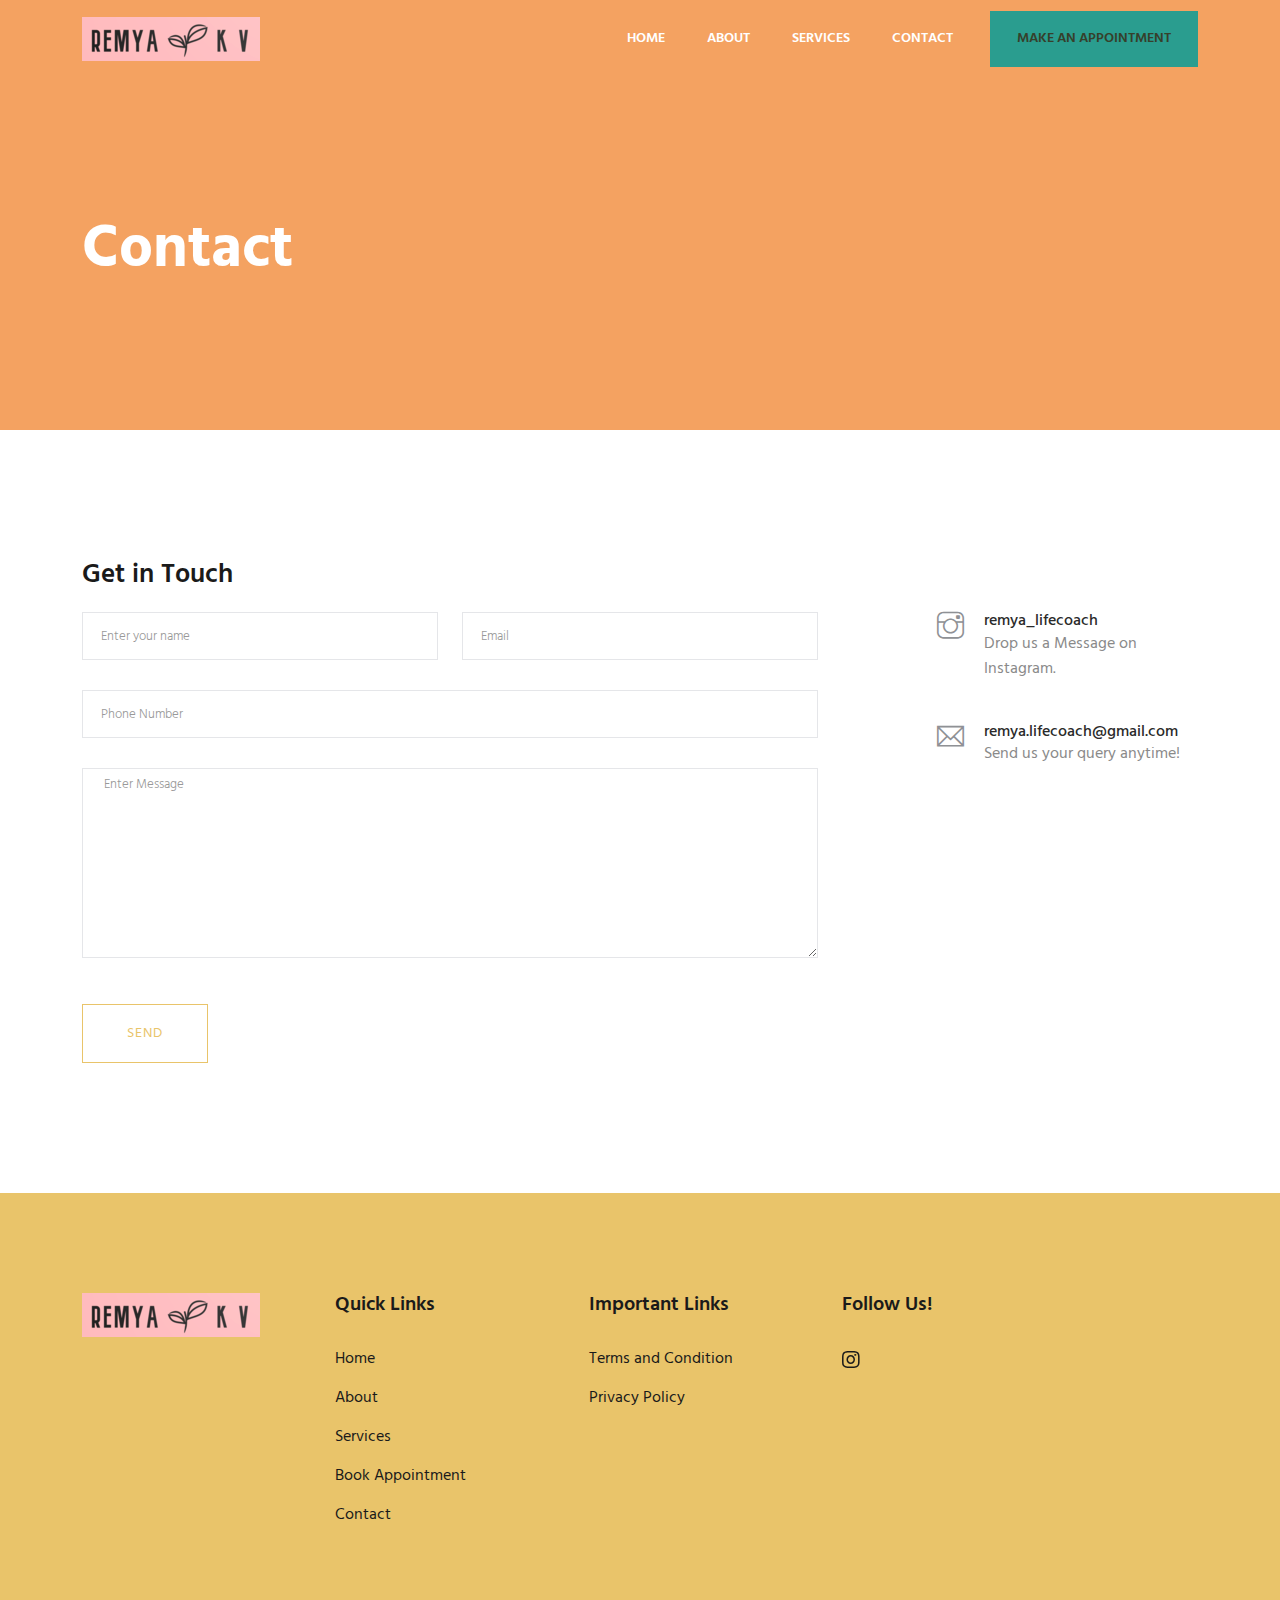
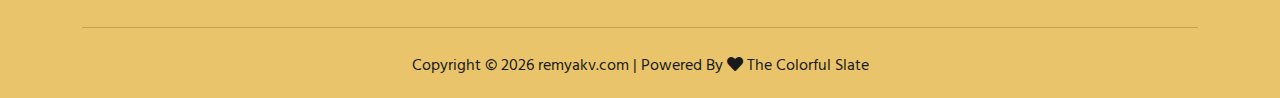
<file: contact.html>
<!doctype html>
<html class="no-js" lang="zxx">


<head>
    <meta charset="utf-8">
    <meta http-equiv="x-ua-compatible" content="ie=edge">
    <title>Contact Us | Remya K V</title>
    <meta name="description" content="">
    <meta name="viewport" content="width=device-width, initial-scale=1">
    <link rel="shortcut icon" type="image/x-icon" href="assets/img/icon/favicon.png">

    <link rel="stylesheet" href="assets/css/bootstrap.min.css" />
    <link rel="stylesheet" href="assets/css/owl.carousel.min.css" />
    <link rel="stylesheet" href="assets/css/slicknav.css" />
    <link rel="stylesheet" href="assets/css/animate.min.css" />
    <link rel="stylesheet" href="assets/css/magnific-popup.css" />
    <link rel="stylesheet" href="assets/css/fontawesome-all.min.css" />
    <link rel="stylesheet" href="assets/css/themify-icons.css" />
    <link rel="stylesheet" href="assets/css/slick.css" />
    <link rel="stylesheet" href="assets/css/nice-select.css" />
    <link rel="stylesheet" href="assets/css/style.css">
</head>


<body>
    <header>
        <div class="header-area header-transparent">
            <div class="main-header">
                <div class="header-bottom  header-sticky">
                    <div class="container">
                        <div class="row align-items-center">

                            <div class="col-xl-2 col-lg-2">
                                <div class="logo">
                                    <a href="index.html"><img src="assets/img/logo/remya.png" alt="logo"></a>
                                </div>
                            </div>
                            <div class="col-xl-10 col-lg-10">
                                <div class="menu-wrapper  d-flex align-items-center justify-content-end">

                                    <div class="main-menu d-none d-lg-block">
                                        <nav>
                                            <ul id="navigation">
                                                <li><a href="index.html">Home</a></li>
                                                <li><a href="about.html">About</a></li>
                                                <li><a href="services.html">Services</a></li>
                                                <li><a href="contact.html">Contact</a></li>
                                                <li>
                                                    <div class="header-right-btn">
                                                        <a href="appointment.html" class="header-btn2">Make an
                                                            Appointment</a>
                                                    </div>
                                                </li>
                                            </ul>
                                        </nav>
                                    </div>
                                </div>
                            </div>

                            <div class="col-12">
                                <div class="mobile_menu d-block d-lg-none"></div>
                            </div>
                        </div>
                    </div>
                </div>
            </div>
        </div>
    </header>
    <main>

        <div class="slider-area">
            <div class="slider-height2 slider-bg2 d-flex align-items-center">
                <div class="container">
                    <div class="row">
                        <div class="col-xxl-5 col-xl-6 col-lg-7 col-md-9">
                            <div class="hero-caption hero-caption2">
                                <h2>Contact</h2>
                            </div>
                        </div>
                    </div>
                </div>
            </div>
        </div>



        <section class="contact-section">
            <div class="container">

                <div class="row">
                    <div class="col-12">
                        <h2 class="contact-title" id="contactForm_heading">Get in Touch</h2>
                    </div>
                    <div class="col-lg-8">
                        <form class="form-contact contact_form gform"  
                        action="https://script.google.com/macros/s/AKfycbw9KW1brff56OCKW62LhzhmayG6JXx4TTBq9Mk5FexOXBO9XiPvtcEmlqZPNCoo-At8/exec" 
                        method="post" name="contact-form-boring-baba"
                            id="contactForm" novalidate>

                            <div class="row">

                                <div class="col-sm-6">
                                    <div class="form-group">
                                        <input required class="form-control valid" name="name" id="name" type="text"
                                            onfocus="this.placeholder = ''" 
                                            onblur="this.placeholder = 'Enter your name'" placeholder="Enter your name">
                                    </div>
                                </div>
                                <div class="col-sm-6">
                                    <div class="form-group">
                                        <input required class="form-control valid" name="email" id="email" type="email"
                                            onfocus="this.placeholder = ''"
                                            onblur="this.placeholder = 'Enter email address'" placeholder="Email">
                                    </div>
                                </div>
                                <div class="col-sm-12">
                                    <div class="form-group">
                                        <input required class="form-control valid" name="phone-number" id="phone-number" type="tel"
                                            onfocus="this.placeholder = ''"
                                            onblur="this.placeholder = 'Enter Phone Number'" placeholder="Phone Number">
                                    </div>
                                </div>
                                <div class="col-12">
                                    <div class="form-group">
                                        <textarea required class="form-control w-100" name="message" id="message" cols="30"
                                            rows="9" onfocus="this.placeholder = ''"
                                            onblur="this.placeholder = 'Enter Message'"
                                            placeholder=" Enter Message"></textarea>
                                    </div>
                                </div>
                                <input id="honeypot" type="text" name="honeypot" value="" style="display: none;"/>                            
                            </div>
                            <div class="form-group mt-3">
                                <button type="submit" class="button button-contactForm boxed-btn" id="submit-loading">Send</button>
                            </div>
                        </form>
                        <div class="form-successful-message" style="display: none;" id="success_message">
                            <h3>We have successfully received your message. We will get back to you.</h3>
                        </div>
                    </div>
                    <div class="col-lg-3 offset-lg-1">
                        <div class="media contact-info">
                            <span class="contact-info__icon"><i class="ti-instagram"></i></span>
                            <div class="media-body">
                                <h3><a href="https://www.instagram.com/remya_lifecoach/">remya_lifecoach</a></h3>
                                <p>Drop us a Message on Instagram.</p>
                            </div>
                        </div>
                        <div class="media contact-info">
                            <span class="contact-info__icon"><i class="ti-email"></i></span>
                            <div class="media-body">
                                <h3><a href="mailto:remya.lifecoach@gmail.com">remya.lifecoach@gmail.com</a>
                                </h3>
                                <p>Send us your query anytime!</p>
                            </div>
                        </div>
                    </div>
                </div>
            </div>
        </section>

    </main>
    <footer>
        <div class="footer-wrapper gray-bg">
            <div class="footer-area footer-padding">
                <div class="container">
                    <div class="row justify-content-between">
                        <div class="col-xl-2 col-lg-3 col-md-3 col-sm-6">
                            <div class="single-footer-caption mb-50">
                                <div class="single-footer-caption mb-20">

                                    <div class="footer-logo mb-35">
                                        <a href="index.html"><img src="assets/img/logo/remya.png" alt="logo"></a>
                                    </div>
                                </div>
                            </div>
                        </div>
                        <div class="col-xl-2 col-lg-2 col-md-4 col-sm-6">
                            <div class="single-footer-caption mb-50">
                                <div class="footer-tittle">
                                    <h4>Quick Links</h4>
                                    <ul>
                                        <li><a href="index.html">Home</a></li>
                                        <li><a href="about.html">About</a></li>
                                        <li><a href="services.html">Services</a></li>
                                        <li><a href="appointment.html">Book Appointment</a></li>
                                        <li><a href="contact.html">Contact</a></li>
                                    </ul>
                                </div>
                            </div>
                        </div>
                        <div class="col-xl-2 col-lg-4 col-md-4 col-sm-6">
                            <div class="single-footer-caption mb-50">
                                <div class="footer-tittle">
                                    <h4>Important Links</h4>
                                    <ul>
                                        <li><a href="terms-conditions.html">Terms and Condition</a></li>
                                        <li><a href="privacy-policy.html">Privacy Policy</a></li>
                                    </ul>
                                </div>
                            </div>
                        </div>
                        <div class="col-xl-4 col-lg-6 col-md-8 col-sm-10">
                            <div class="single-footer-caption mb-50">
                                <div class="footer-tittle mb-10">
                                    <h4>Follow Us!</h4>
                                </div>

                                <div class="footer-social mt-30">
                                    <a href="https://www.instagram.com/remya_lifecoach/"><i
                                            class="fab fa-instagram"></i></a>
                                </div>
                            </div>
                        </div>
                    </div>
                </div>
            </div>

            <div class="footer-bottom-area">
                <div class="container">
                    <div class="footer-border">
                        <div class="row">
                            <div class="col-xl-12 ">
                                <div class="footer-copy-right text-center">
                                    <p>Copyright &copy;
                                        <script>document.write(new Date().getFullYear());</script> <a
                                            href="https://www.remyakv.com">remyakv.com</a> |

                                            Powered By <a href="https://thecolorfulslate.com" target="_blank">
                                                <i class="fa fa-heart color-danger" aria-hidden="true"></i> The Colorful Slate</a>
                                    </p>
                                </div>
                            </div>
                        </div>
                    </div>
                </div>
            </div>
        </div>
    </footer>


    <script src="assets/js/vendor/modernizr-3.5.0.min.js"></script>
    <script src="assets/js/vendor/jquery-1.12.4.min.js"></script>
    <script src="assets/js/popper.min.js"></script>
    <script src="assets/js/bootstrap.min.js"></script>
    <script src="assets/js/owl.carousel.min.js"></script>
    <script src="assets/js/slick.min.js"></script>
    <script src="assets/js/jquery.slicknav.min.js"></script>
    <script src="assets/js/countdown.min.js"></script>
    <script src="assets/js/wow.min.js"></script>
    <script src="assets/js/jquery.magnific-popup.js"></script>
    <script src="assets/js/jquery.nice-select.min.js"></script>
    <script src="assets/js/jquery.counterup.min.js"></script>
    <script src="assets/js/waypoints.min.js"></script>
    <script src="assets/js/contact.js"></script>
    <script src="assets/js/jquery.form.js"></script>
    <script src="assets/js/jquery.validate.min.js"></script>
    <script src="assets/js/jquery.ajaxchimp.min.js"></script>
    <script src="assets/js/plugins.js"></script>
    <script src="assets/js/main.js"></script>
    <!--Start of Tawk.to Script-->
    <script type="text/javascript">
        var Tawk_API = Tawk_API || {}, Tawk_LoadStart = new Date();
        (function () {
            var s1 = document.createElement("script"), s0 = document.getElementsByTagName("script")[0];
            s1.async = true;
            s1.src = 'https://embed.tawk.to/60e950da649e0a0a5ccb7d37/1fa7m7lqp';
            s1.charset = 'UTF-8';
            s1.setAttribute('crossorigin', '*');
            s0.parentNode.insertBefore(s1, s0);
        })();
    </script>
    <!--End of Tawk.to Script-->
</body>

</html>
</file>
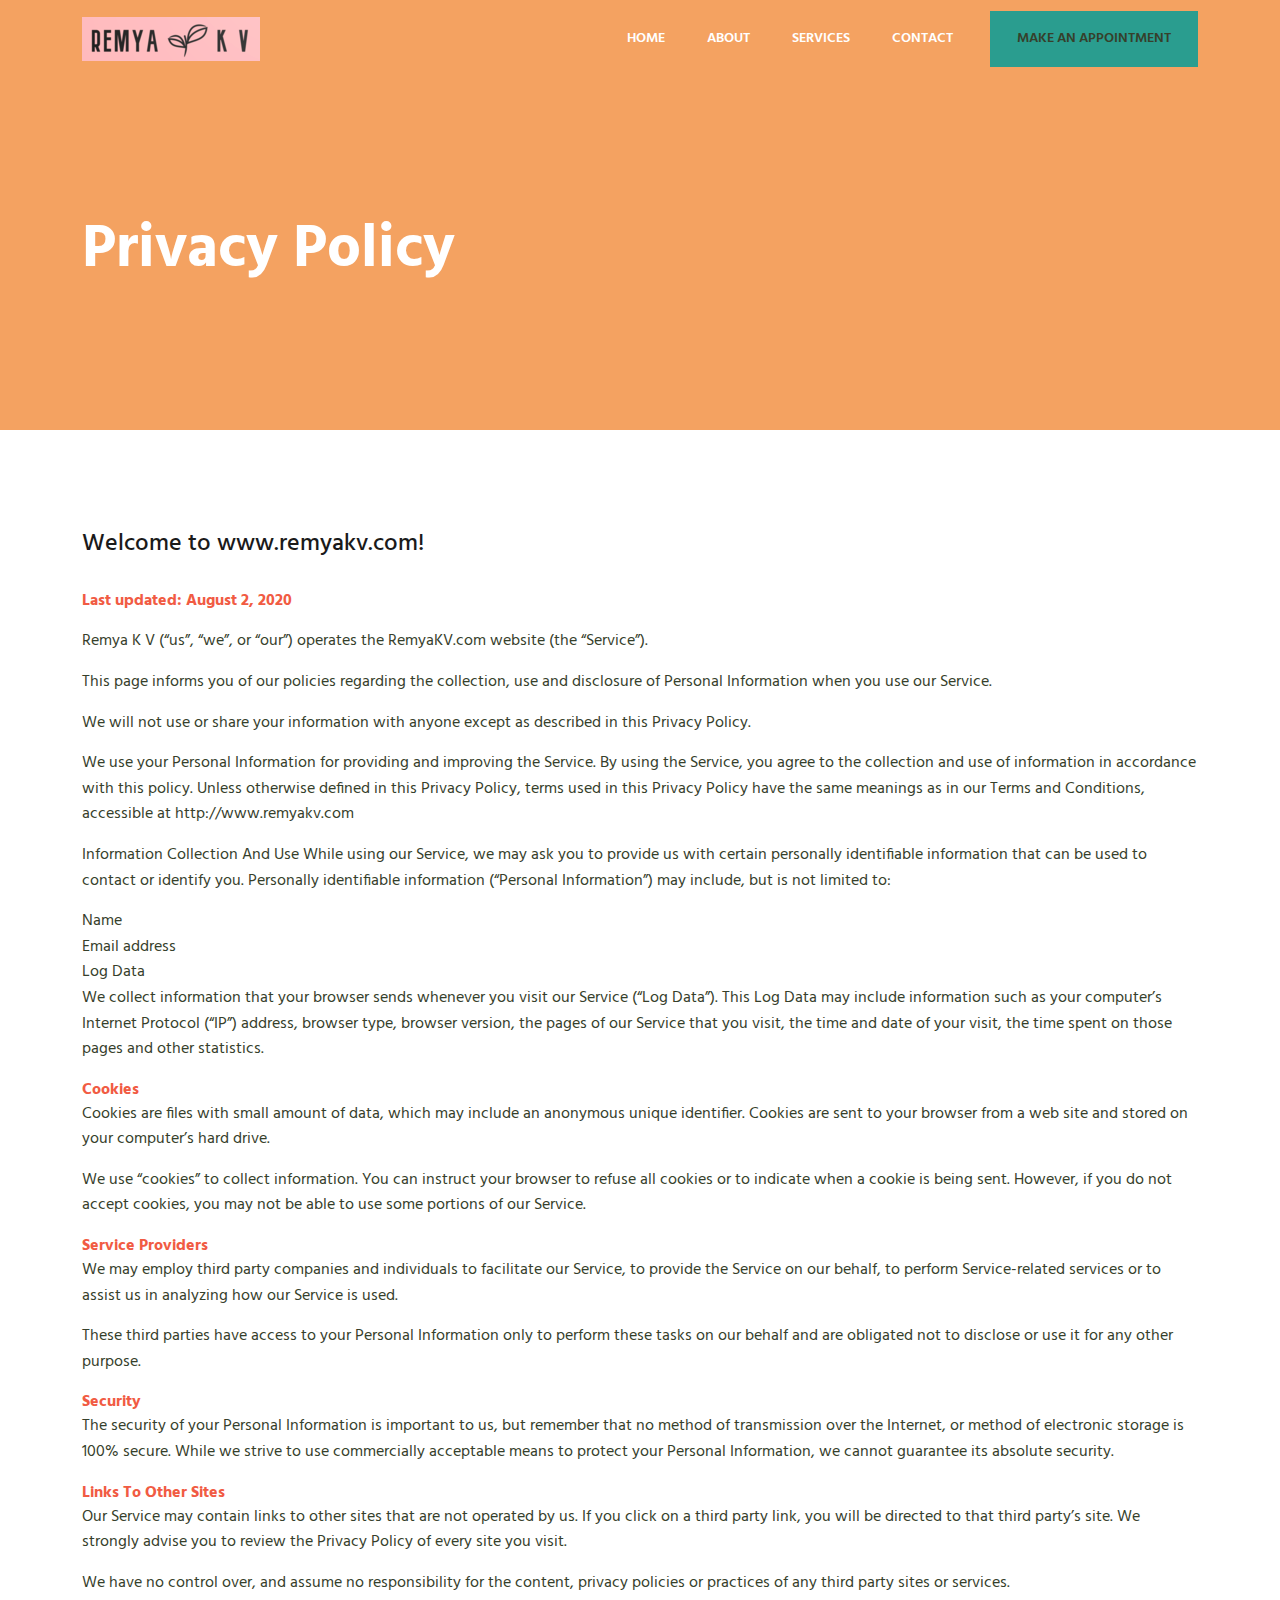
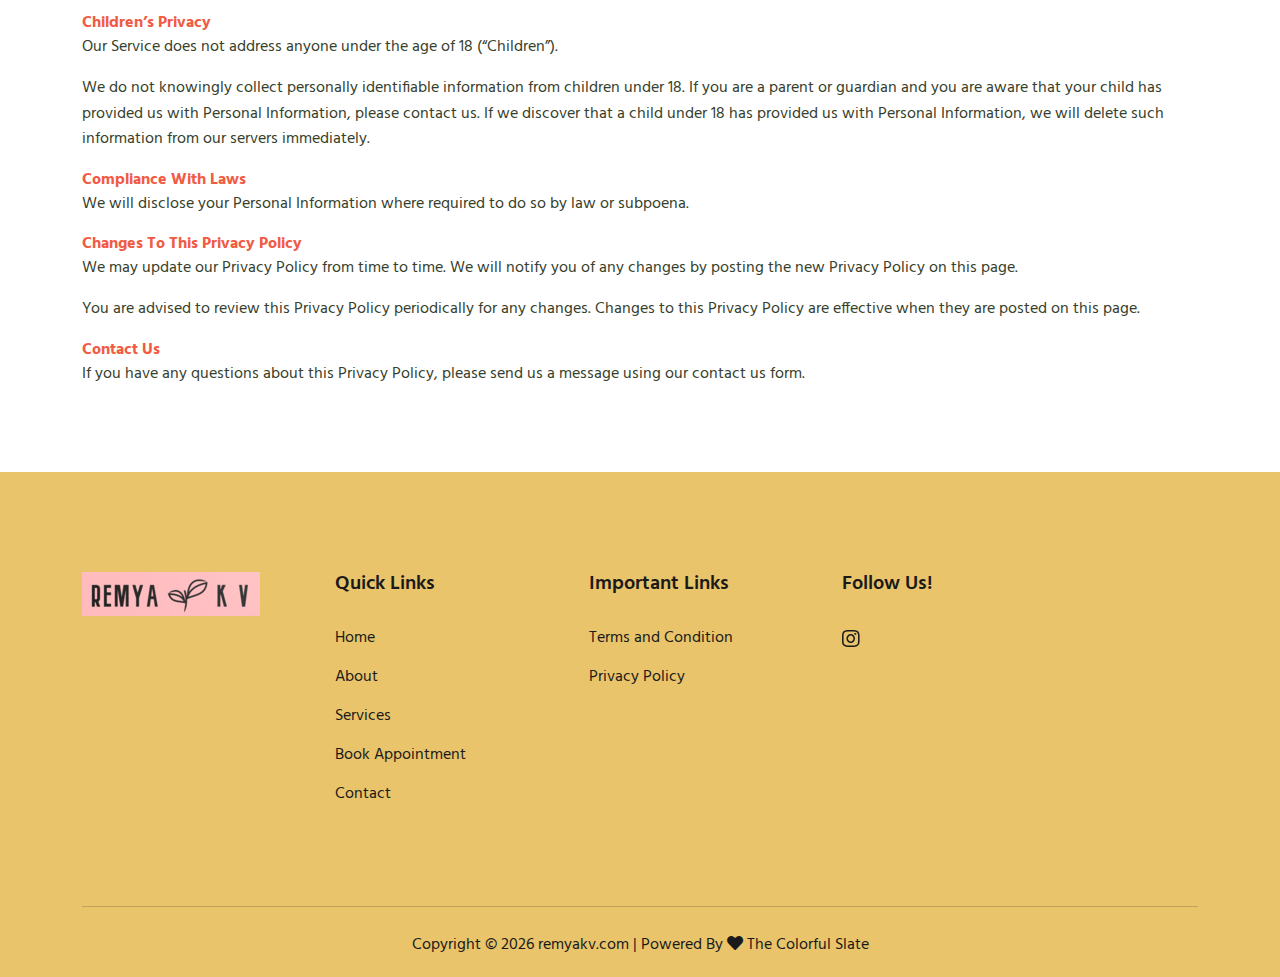
<file: privacy-policy.html>
<!doctype html>
<html class="no-js" lang="zxx">

<head>
    <meta charset="utf-8">
    <meta http-equiv="x-ua-compatible" content="ie=edge">
    <title>Privacy Policy | Remya K V </title>
    <meta name="description" content="">
    <meta name="viewport" content="width=device-width, initial-scale=1">
    <link rel="shortcut icon" type="image/x-icon" href="assets/img/icon/favicon.png">

    <link rel="stylesheet" href="assets/css/bootstrap.min.css" />
    <link rel="stylesheet" href="assets/css/owl.carousel.min.css" />
    <link rel="stylesheet" href="assets/css/slicknav.css" />
    <link rel="stylesheet" href="assets/css/animate.min.css" />
    <link rel="stylesheet" href="assets/css/magnific-popup.css" />
    <link rel="stylesheet" href="assets/css/fontawesome-all.min.css" />
    <link rel="stylesheet" href="assets/css/themify-icons.css" />
    <link rel="stylesheet" href="assets/css/slick.css" />
    <link rel="stylesheet" href="assets/css/nice-select.css" />
    <link rel="stylesheet" href="assets/css/style.css">
</head>

<body>
    <header>
        <div class="header-area header-transparent">
            <div class="main-header">
                <div class="header-bottom  header-sticky">
                    <div class="container">
                        <div class="row align-items-center">

                            <div class="col-xl-2 col-lg-2">
                                <div class="logo">
                                    <a href="index.html"><img src="assets/img/logo/remya.png" alt="logo"></a>
                                </div>
                            </div>
                            <div class="col-xl-10 col-lg-10">
                                <div class="menu-wrapper  d-flex align-items-center justify-content-end">

                                    <div class="main-menu d-none d-lg-block">
                                        <nav>
                                            <ul id="navigation">
                                                <li><a href="index.html">Home</a></li>
                                                <li><a href="about.html">About</a></li>
                                                <li><a href="services.html">Services</a></li>
                                                <li><a href="contact.html">Contact</a></li>
                                                <li>
                                                    <div class="header-right-btn">
                                                        <a href="appointment.html" class="header-btn2">Make an
                                                            Appointment</a>
                                                    </div>
                                                </li>
                                            </ul>
                                        </nav>
                                    </div>
                                </div>
                            </div>

                            <div class="col-12">
                                <div class="mobile_menu d-block d-lg-none"></div>
                            </div>
                        </div>
                    </div>
                </div>
            </div>
        </div>
    </header>
    <main>

        <div class="slider-area">
            <div class="slider-height2 slider-bg2 d-flex align-items-center">
                <div class="container">
                    <div class="row">
                        <div class="col-xxl-5 col-xl-6 col-lg-7 col-md-9">
                            <div class="hero-caption hero-caption2">
                                <h2>Privacy Policy</h2>
                            </div>
                        </div>
                    </div>
                </div>
            </div>
        </div>
        <section class="sample-text-area">
            <div class="container box_1170">
                <h3 class="text-heading">Welcome to www.remyakv.com!</h3>
                <p class="sample-text">

                    <b>Last updated: August 2, 2020</b>

                <p>Remya K V (“us”, “we”, or “our”) operates the RemyaKV.com website (the “Service”). </p>

                <p>This page informs you of our policies regarding the collection, use and disclosure of Personal
                    Information when you use our Service.</p>

                <p>We will not use or share your information with anyone except as described in this Privacy Policy.</p>

                <p>We use your Personal Information for providing and improving the Service. By using the Service, you
                    agree to the collection and use of information in accordance with this policy. Unless otherwise
                    defined in this Privacy Policy, terms used in this Privacy Policy have the same meanings as in our
                    Terms and Conditions,
                    accessible at http://www.remyakv.com</p>
                <p>
                    Information Collection And Use
                    While using our Service, we may ask you to provide us with certain personally identifiable
                    information that can be used to contact or identify you. Personally identifiable information
                    (“Personal Information”) may include, but is not limited to:</p>
                <p>
                    Name</br>
                    Email address</br>
                    Log Data</br>
                    We collect information that your browser sends whenever you visit our Service (“Log Data”). This Log
                    Data may include information such as your computer’s Internet Protocol (“IP”) address, browser type,
                    browser version, the pages of our Service that you visit, the time and date of your visit, the time
                    spent on those pages and other statistics.</p>

                <b>Cookies</b>
                <p>Cookies are files with small amount of data, which may include an anonymous unique identifier.
                    Cookies are sent to your browser from a web site and stored on your computer’s hard drive.</p>

                <p>We use “cookies” to collect information. You can instruct your browser to refuse all cookies or to
                    indicate when a cookie is being sent. However, if you do not accept cookies, you may not be able to
                    use some portions of our Service.</p>

                <b> Service Providers</b>
                <p>We may employ third party companies and individuals to facilitate our Service, to provide the
                    Service on our behalf, to perform Service-related services or to assist us in analyzing how our
                    Service is used.</p>

                <p>These third parties have access to your Personal Information only to perform these tasks on our
                    behalf and are obligated not to disclose or use it for any other purpose.</p>

                <b> Security</b>
                <p>The security of your Personal Information is important to us, but remember that no method of
                    transmission over the Internet, or method of electronic storage is 100% secure. While we strive to
                    use commercially acceptable means to protect your Personal Information, we cannot guarantee its
                    absolute security.</p>

                <b> Links To Other Sites</b>
                <p>Our Service may contain links to other sites that are not operated by us. If you click on a third
                    party link, you will be directed to that third party’s site. We strongly advise you to review the
                    Privacy Policy of every site you visit.</p>

                <p>We have no control over, and assume no responsibility for the content, privacy policies or practices
                    of any third party sites or services.</p>

                <b> Children’s Privacy</b>
                <p>Our Service does not address anyone under the age of 18 (“Children”).</p>

                <p>We do not knowingly collect personally identifiable information from children under 18. If you are a
                    parent or guardian and you are aware that your child has provided us with Personal Information,
                    please contact us. If we discover that a child under 18 has provided us with Personal Information,
                    we will delete such information from our servers immediately.</p>

                <b> Compliance With Laws</b>
                <p>We will disclose your Personal Information where required to do so by law or subpoena.</p>

                <b> Changes To This Privacy Policy</b>
                <p>We may update our Privacy Policy from time to time. We will notify you of any changes by posting the
                    new Privacy Policy on this page.</p>

                <p>You are advised to review this Privacy Policy periodically for any changes. Changes to this Privacy
                    Policy are effective when they are posted on this page.</p>

                <b>Contact Us</b>
                <p>If you have any questions about this Privacy Policy, please send us a message using our contact us
                    form.</p>


                </p>
            </div>
        </section>



    </main>
    <footer>
        <div class="footer-wrapper gray-bg">
            <div class="footer-area footer-padding">
                <div class="container">
                    <div class="row justify-content-between">
                        <div class="col-xl-2 col-lg-3 col-md-3 col-sm-6">
                            <div class="single-footer-caption mb-50">
                                <div class="single-footer-caption mb-20">

                                    <div class="footer-logo mb-35">
                                        <a href="index.html"><img src="assets/img/logo/remya.png" alt="logo"></a>
                                    </div>
                                </div>
                            </div>
                        </div>
                        <div class="col-xl-2 col-lg-2 col-md-4 col-sm-6">
                            <div class="single-footer-caption mb-50">
                                <div class="footer-tittle">
                                    <h4>Quick Links</h4>
                                    <ul>
                                        <li><a href="index.html">Home</a></li>
                                        <li><a href="about.html">About</a></li>
                                        <li><a href="services.html">Services</a></li>
                                        <li><a href="appointment.html">Book Appointment</a></li>
                                        <li><a href="contact.html">Contact</a></li>
                                    </ul>
                                </div>
                            </div>
                        </div>
                        <div class="col-xl-2 col-lg-4 col-md-4 col-sm-6">
                            <div class="single-footer-caption mb-50">
                                <div class="footer-tittle">
                                    <h4>Important Links</h4>
                                    <ul>
                                        <li><a href="terms-conditions.html">Terms and Condition</a></li>
                                        <li><a href="privacy-policy.html">Privacy Policy</a></li>
                                    </ul>
                                </div>
                            </div>
                        </div>
                        <div class="col-xl-4 col-lg-6 col-md-8 col-sm-10">
                            <div class="single-footer-caption mb-50">
                                <div class="footer-tittle mb-10">
                                    <h4>Follow Us!</h4>
                                </div>

                                <div class="footer-social mt-30">
                                    <a href="https://www.instagram.com/remya_lifecoach/"><i
                                            class="fab fa-instagram"></i></a>
                                </div>
                            </div>
                        </div>
                    </div>
                </div>
            </div>

            <div class="footer-bottom-area">
                <div class="container">
                    <div class="footer-border">
                        <div class="row">
                            <div class="col-xl-12 ">
                                <div class="footer-copy-right text-center">
                                    <p>Copyright &copy;
                                        <script>document.write(new Date().getFullYear());</script> <a
                                            href="https://www.remyakv.com">remyakv.com</a> |

                                            Powered By <a href="https://thecolorfulslate.com" target="_blank">
                                                <i class="fa fa-heart color-danger" aria-hidden="true"></i> The Colorful Slate</a>
                                    </p>
                                </div>
                            </div>
                        </div>
                    </div>
                </div>
            </div>
        </div>
    </footer>


    <script src="assets/js/vendor/modernizr-3.5.0.min.js"></script>
    <script src="assets/js/vendor/jquery-1.12.4.min.js"></script>
    <script src="assets/js/popper.min.js"></script>
    <script src="assets/js/bootstrap.min.js"></script>
    <script src="assets/js/owl.carousel.min.js"></script>
    <script src="assets/js/slick.min.js"></script>
    <script src="assets/js/jquery.slicknav.min.js"></script>
    <script src="assets/js/countdown.min.js"></script>
    <script src="assets/js/wow.min.js"></script>
    <script src="assets/js/jquery.magnific-popup.js"></script>
    <script src="assets/js/jquery.nice-select.min.js"></script>
    <script src="assets/js/jquery.counterup.min.js"></script>
    <script src="assets/js/waypoints.min.js"></script>
    <script src="assets/js/contact.js"></script>
    <script src="assets/js/jquery.form.js"></script>
    <script src="assets/js/jquery.validate.min.js"></script>
   
    <script src="assets/js/jquery.ajaxchimp.min.js"></script>
    <script src="assets/js/plugins.js"></script>
    <script src="assets/js/main.js"></script>
    <!--Start of Tawk.to Script-->
    <script type="text/javascript">
        var Tawk_API = Tawk_API || {}, Tawk_LoadStart = new Date();
        (function () {
            var s1 = document.createElement("script"), s0 = document.getElementsByTagName("script")[0];
            s1.async = true;
            s1.src = 'https://embed.tawk.to/60e950da649e0a0a5ccb7d37/1fa7m7lqp';
            s1.charset = 'UTF-8';
            s1.setAttribute('crossorigin', '*');
            s0.parentNode.insertBefore(s1, s0);
        })();
    </script>
    <!--End of Tawk.to Script-->
</body>

</html>
</file>
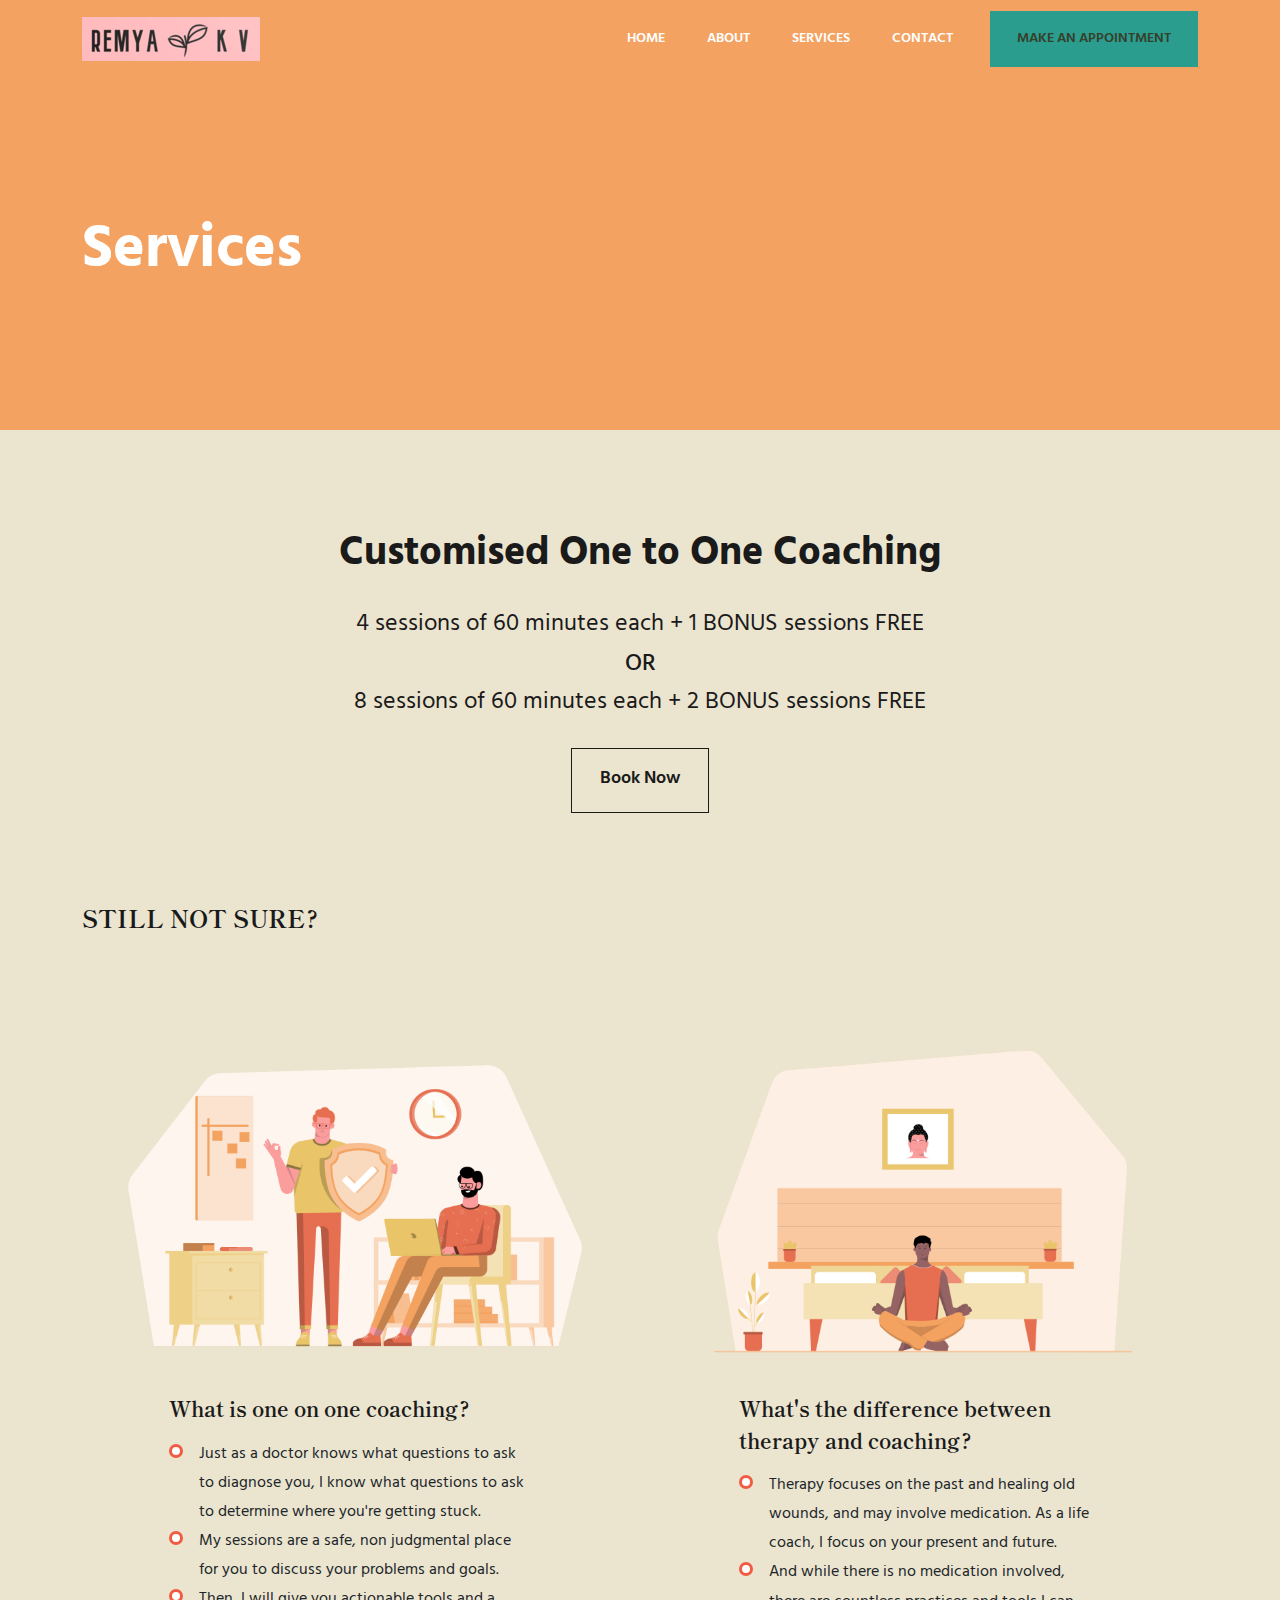
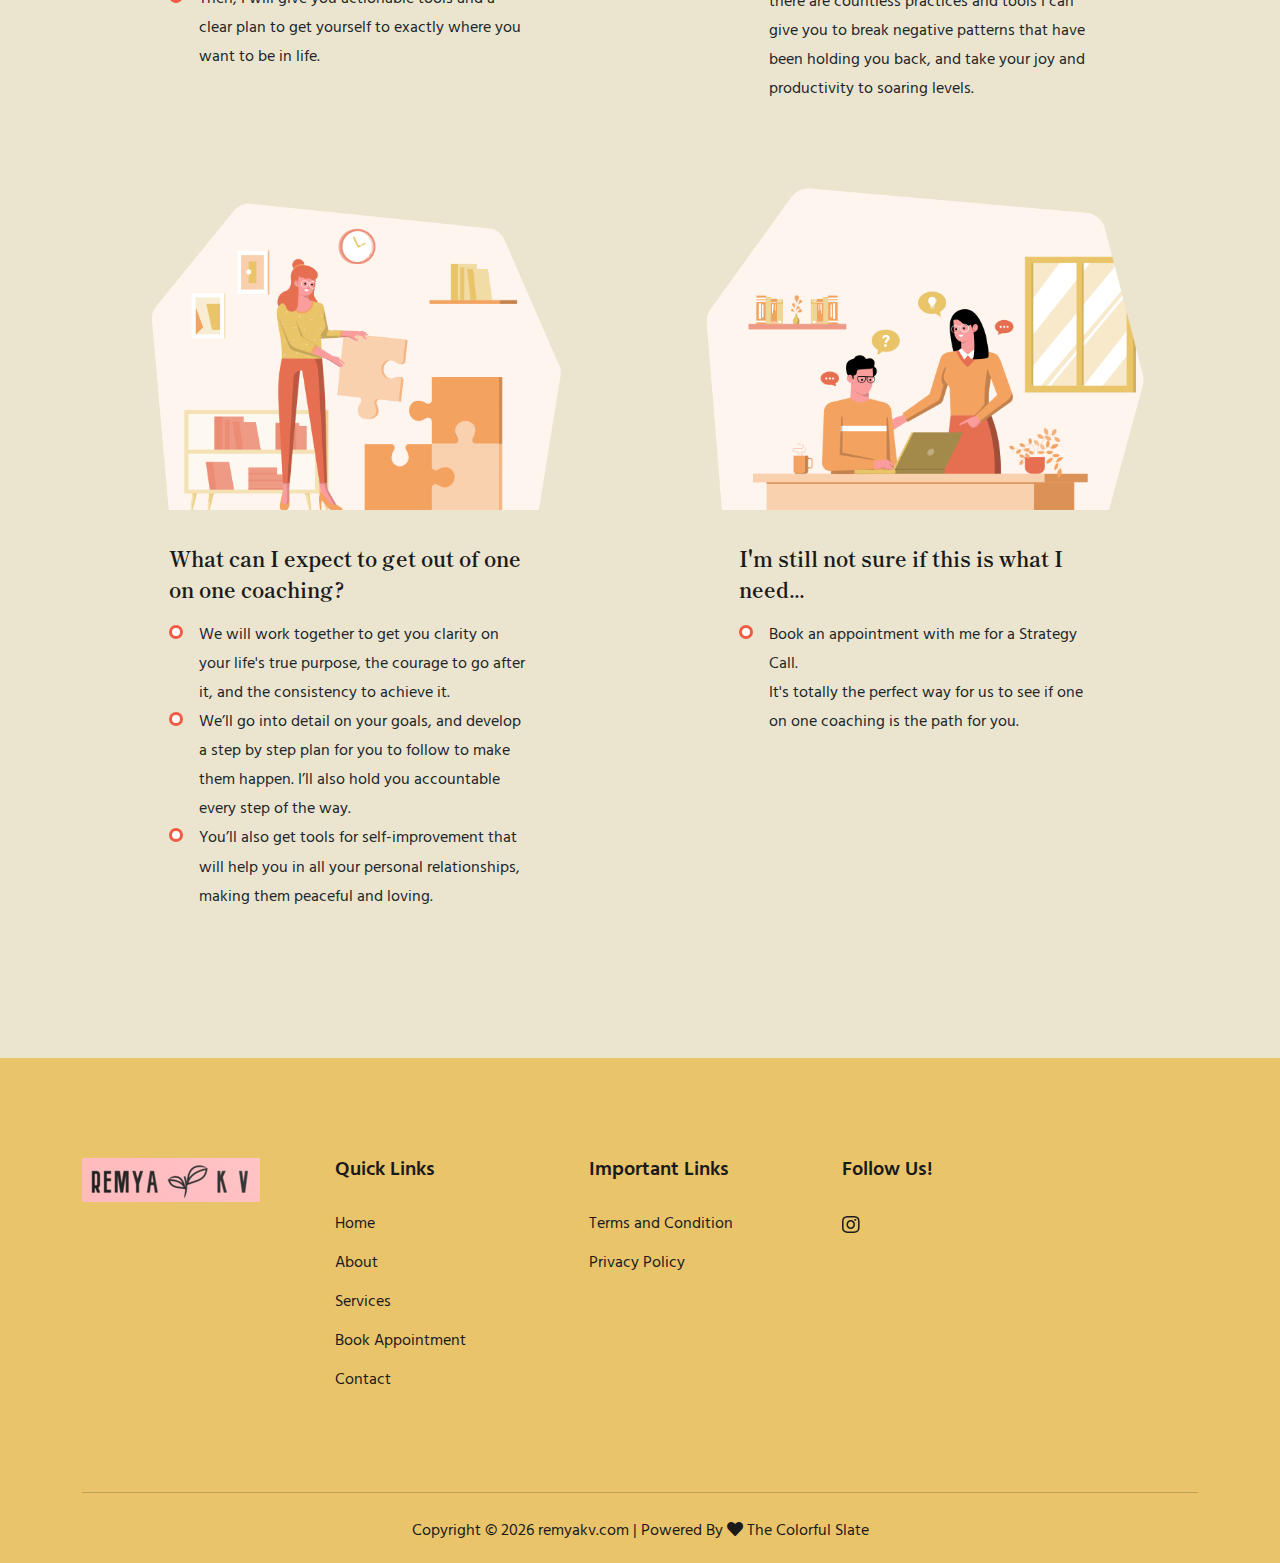
<file: services.html>
<!doctype html>
<html class="no-js" lang="zxx">

<head>
    <meta charset="utf-8">
    <meta http-equiv="x-ua-compatible" content="ie=edge">
    <title>Services | Remya K V</title>
    <meta name="description" content="">
    <meta name="viewport" content="width=device-width, initial-scale=1">
    <link rel="shortcut icon" type="image/x-icon" href="assets/img/icon/favicon.png">

    <link rel="stylesheet" href="assets/css/bootstrap.min.css" />
    <link rel="stylesheet" href="assets/css/owl.carousel.min.css" />
    <link rel="stylesheet" href="assets/css/slicknav.css" />
    <link rel="stylesheet" href="assets/css/animate.min.css" />
    <link rel="stylesheet" href="assets/css/magnific-popup.css" />
    <link rel="stylesheet" href="assets/css/fontawesome-all.min.css" />
    <link rel="stylesheet" href="assets/css/themify-icons.css" />
    <link rel="stylesheet" href="assets/css/slick.css" />
    <link rel="stylesheet" href="assets/css/nice-select.css" />
    <link rel="stylesheet" href="assets/css/style.css">
</head>

<body>
    <header>
        <div class="header-area header-transparent">
            <div class="main-header">
                <div class="header-bottom  header-sticky">
                    <div class="container">
                        <div class="row align-items-center">

                            <div class="col-xl-2 col-lg-2">
                                <div class="logo">
                                    <a href="index.html"><img src="assets/img/logo/remya.png" alt="logo"></a>
                                </div>
                            </div>
                            <div class="col-xl-10 col-lg-10">
                                <div class="menu-wrapper  d-flex align-items-center justify-content-end">

                                    <div class="main-menu d-none d-lg-block">
                                        <nav>
                                            <ul id="navigation">
                                                <li><a href="index.html">Home</a></li>
                                                <li><a href="about.html">About</a></li>
                                                <li><a href="services.html">Services</a></li>
                                                <li><a href="contact.html">Contact</a></li>
                                                <li>
                                                    <div class="header-right-btn">
                                                        <a href="appointment.html" class="header-btn2">Make an
                                                            Appointment</a>
                                                    </div>
                                                </li>
                                            </ul>
                                        </nav>
                                    </div>
                                </div>
                            </div>

                            <div class="col-12">
                                <div class="mobile_menu d-block d-lg-none"></div>
                            </div>
                        </div>
                    </div>
                </div>
            </div>
        </div>
    </header>
    <main>

        <div class="slider-area">
            <div class="slider-height2 slider-bg2 d-flex align-items-center">
                <div class="container">
                    <div class="row">
                        <div class="col-xxl-5 col-xl-6 col-lg-7 col-md-9">
                            <div class="hero-caption hero-caption2">
                                <h2>Services</h2>
                            </div>
                        </div>
                    </div>
                </div>
            </div>
        </div>


        <section class="services-area section-padding">
            <div class="container">
                <div class="row">
                    <div class="col-xl-12">
                        <div class="section-tittle text-center mb-80">
                            <h2>Customised One to One Coaching</h2>
                            <h3>4 sessions of 60 minutes each + 1 BONUS sessions FREE</h3>
                            <h4>OR</h4>
                            <h3>8 sessions of 60 minutes each + 2 BONUS sessions FREE </h3>
                            <a href="appointment.html" class="border-btn border-btn2 mt-20 text-center">Book Now</a>
                        </div>
                        <div class="small-tittle mb-50 d-flex flex-wrap justify-content-between align-items-center">
                            <h4>STILL NOT SURE?</h4>
                        </div>
                    </div>
                </div>
            </div>
            <div class="container ">
                <div class="row">
                    <div class="col-lg-6 col-md-6 col-sm-10">
                        <div class="single-services single-services2">
                            <div class="services-img">
                                <img src="assets/img/others/Work risk-free.png" alt="">
                            </div>
                            <div class="services-caption">
                                <h4><a href="#">What is one on one coaching?</a></h4>
                                <ul class="unordered-list">
                                    <li>Just as a doctor knows what questions to ask to diagnose you, I know what
                                        questions to ask to determine where you're getting stuck.</li>
                                    <li>My sessions are a safe, non judgmental place for you to discuss your problems
                                        and goals.</li>
                                    <li>Then, I will give you actionable tools and a clear plan to get yourself to
                                        exactly where you want to be in life.</li>
                                </ul>
                            </div>
                        </div>
                    </div>
                    <div class="col-lg-6 col-md-6 col-sm-10">
                        <div class="single-services single-services2">
                            <div class="services-img">
                                <img src="assets/img/others/Meditation at Home.png" alt="">
                            </div>
                            <div class="services-caption">
                                <h4><a href="#">What's the difference between therapy and coaching?</a></h4>
                                <ul class="unordered-list">
                                    <li>Therapy focuses on the past and healing old wounds, and may involve medication. 
                                        As a life coach, I focus on your present and future.</li>
                                    <li>And while there is no medication involved, there are countless practices and tools 
                                        I can give you to break negative patterns that have been holding you back, 
                                        and take your joy and productivity to soaring levels.</li>
                                </ul>
                            </div>
                        </div>
                    </div>
                    <div class="col-lg-6 col-md-6 col-sm-10">
                        <div class="single-services single-services2">
                            <div class="services-img">
                                <img src="assets/img/others/Solving problems.png" alt="">
                            </div>
                            <div class="services-caption">
                                <h4><a href="#">What can I expect to get out of one on one coaching?</a></h4>
                                <ul class="unordered-list">
                                    <li>We will work together to get you clarity on your life's true purpose, 
                                        the courage to go after it, and the consistency to achieve it.</li>
                                    <li>We’ll go into detail on your goals, and develop a step by step plan for you to 
                                        follow to make them happen. I’ll also hold you accountable every step of the way.</li>
                                    <li>You’ll also get tools for self-improvement that will help you in all 
                                        your personal relationships, making them peaceful and loving.  </li>
                                </ul>
                            </div>
                        </div>
                    </div>
                    <div class="col-lg-6 col-md-6 col-sm-10">
                        <div class="single-services single-services2">
                            <div class="services-img">
                                <img src="assets/img/others/Mentor.png" alt="">
                            </div>
                            <div class="services-caption">
                                <h4><a href="#">I'm still not sure if this is what I need...</a></h4>
                                <ul class="unordered-list">
                                    <li>Book an appointment with me for a Strategy Call.<br>
                                         It's totally the perfect way for us to 
                                        see if one on one coaching is the path for you.
                                    </li>
                                   
                                </ul>
                            </div>
                        </div>
                    </div>
                </div>
            </div>
        </section>

    </main>

    <footer>
        <div class="footer-wrapper gray-bg">
            <div class="footer-area footer-padding">
                <div class="container">
                    <div class="row justify-content-between">
                        <div class="col-xl-2 col-lg-3 col-md-3 col-sm-6">
                            <div class="single-footer-caption mb-50">
                                <div class="single-footer-caption mb-20">

                                    <div class="footer-logo mb-35">
                                        <a href="index.html"><img src="assets/img/logo/remya.png" alt="logo"></a>
                                    </div>
                                </div>
                            </div>
                        </div>
                        <div class="col-xl-2 col-lg-2 col-md-4 col-sm-6">
                            <div class="single-footer-caption mb-50">
                                <div class="footer-tittle">
                                    <h4>Quick Links</h4>
                                    <ul>
                                        <li><a href="index.html">Home</a></li>
                                        <li><a href="about.html">About</a></li>
                                        <li><a href="services.html">Services</a></li>
                                        <li><a href="appointment.html">Book Appointment</a></li>
                                        <li><a href="contact.html">Contact</a></li>
                                    </ul>
                                </div>
                            </div>
                        </div>
                        <div class="col-xl-2 col-lg-4 col-md-4 col-sm-6">
                            <div class="single-footer-caption mb-50">
                                <div class="footer-tittle">
                                    <h4>Important Links</h4>
                                    <ul>
                                        <li><a href="terms-conditions.html">Terms and Condition</a></li>
                                        <li><a href="privacy-policy.html">Privacy Policy</a></li>
                                    </ul>
                                </div>
                            </div>
                        </div>
                        <div class="col-xl-4 col-lg-6 col-md-8 col-sm-10">
                            <div class="single-footer-caption mb-50">
                                <div class="footer-tittle mb-10">
                                    <h4>Follow Us!</h4>
                                </div>

                                <div class="footer-social mt-30">
                                    <a href="https://www.instagram.com/remya_lifecoach/"><i
                                            class="fab fa-instagram"></i></a>
                                </div>
                            </div>
                        </div>
                    </div>
                </div>
            </div>

            <div class="footer-bottom-area">
                <div class="container">
                    <div class="footer-border">
                        <div class="row">
                            <div class="col-xl-12 ">
                                <div class="footer-copy-right text-center">
                                    <p>Copyright &copy;
                                        <script>document.write(new Date().getFullYear());</script> <a
                                            href="https://www.remyakv.com">remyakv.com</a> |

                                            Powered By <a href="https://thecolorfulslate.com" target="_blank">
                                                <i class="fa fa-heart color-danger" aria-hidden="true"></i> The Colorful Slate</a>
                                    </p>
                                </div>
                            </div>
                        </div>
                    </div>
                </div>
            </div>
        </div>
    </footer>

    <script src="assets/js/vendor/modernizr-3.5.0.min.js"></script>
    <script src="assets/js/vendor/jquery-1.12.4.min.js"></script>
    <script src="assets/js/popper.min.js"></script>
    <script src="assets/js/bootstrap.min.js"></script>
    <script src="assets/js/owl.carousel.min.js"></script>
    <script src="assets/js/slick.min.js"></script>
    <script src="assets/js/jquery.slicknav.min.js"></script>
    <script src="assets/js/countdown.min.js"></script>
    <script src="assets/js/wow.min.js"></script>
    <script src="assets/js/jquery.magnific-popup.js"></script>
    <script src="assets/js/jquery.nice-select.min.js"></script>
    <script src="assets/js/jquery.counterup.min.js"></script>
    <script src="assets/js/waypoints.min.js"></script>
    <script src="assets/js/contact.js"></script>
    <script src="assets/js/jquery.form.js"></script>
    <script src="assets/js/jquery.validate.min.js"></script>

    <script src="assets/js/jquery.ajaxchimp.min.js"></script>
    <script src="assets/js/plugins.js"></script>
    <script src="assets/js/main.js"></script>
    <!--Start of Tawk.to Script-->
    <script type="text/javascript">
        var Tawk_API = Tawk_API || {}, Tawk_LoadStart = new Date();
        (function () {
            var s1 = document.createElement("script"), s0 = document.getElementsByTagName("script")[0];
            s1.async = true;
            s1.src = 'https://embed.tawk.to/60e950da649e0a0a5ccb7d37/1fa7m7lqp';
            s1.charset = 'UTF-8';
            s1.setAttribute('crossorigin', '*');
            s0.parentNode.insertBefore(s1, s0);
        })();
    </script>
    <!--End of Tawk.to Script-->    
</body>

</html>
</file>
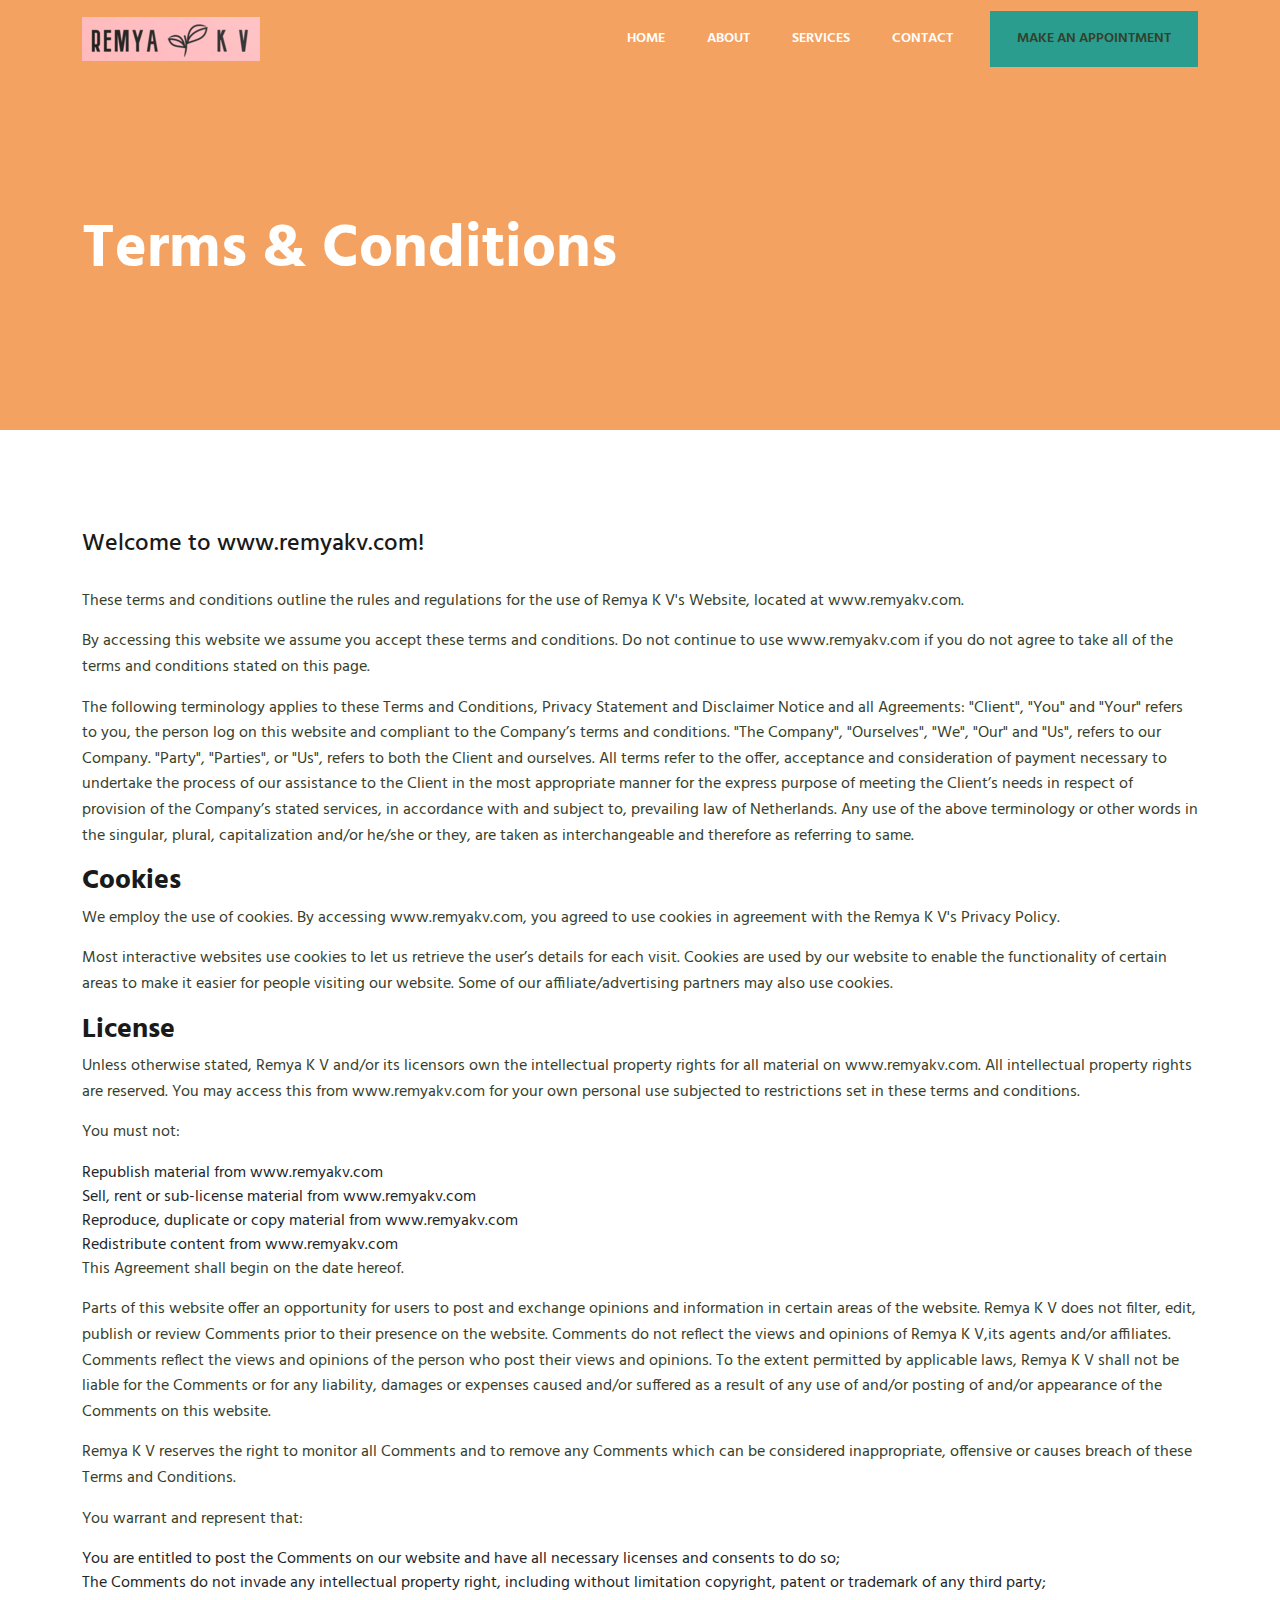
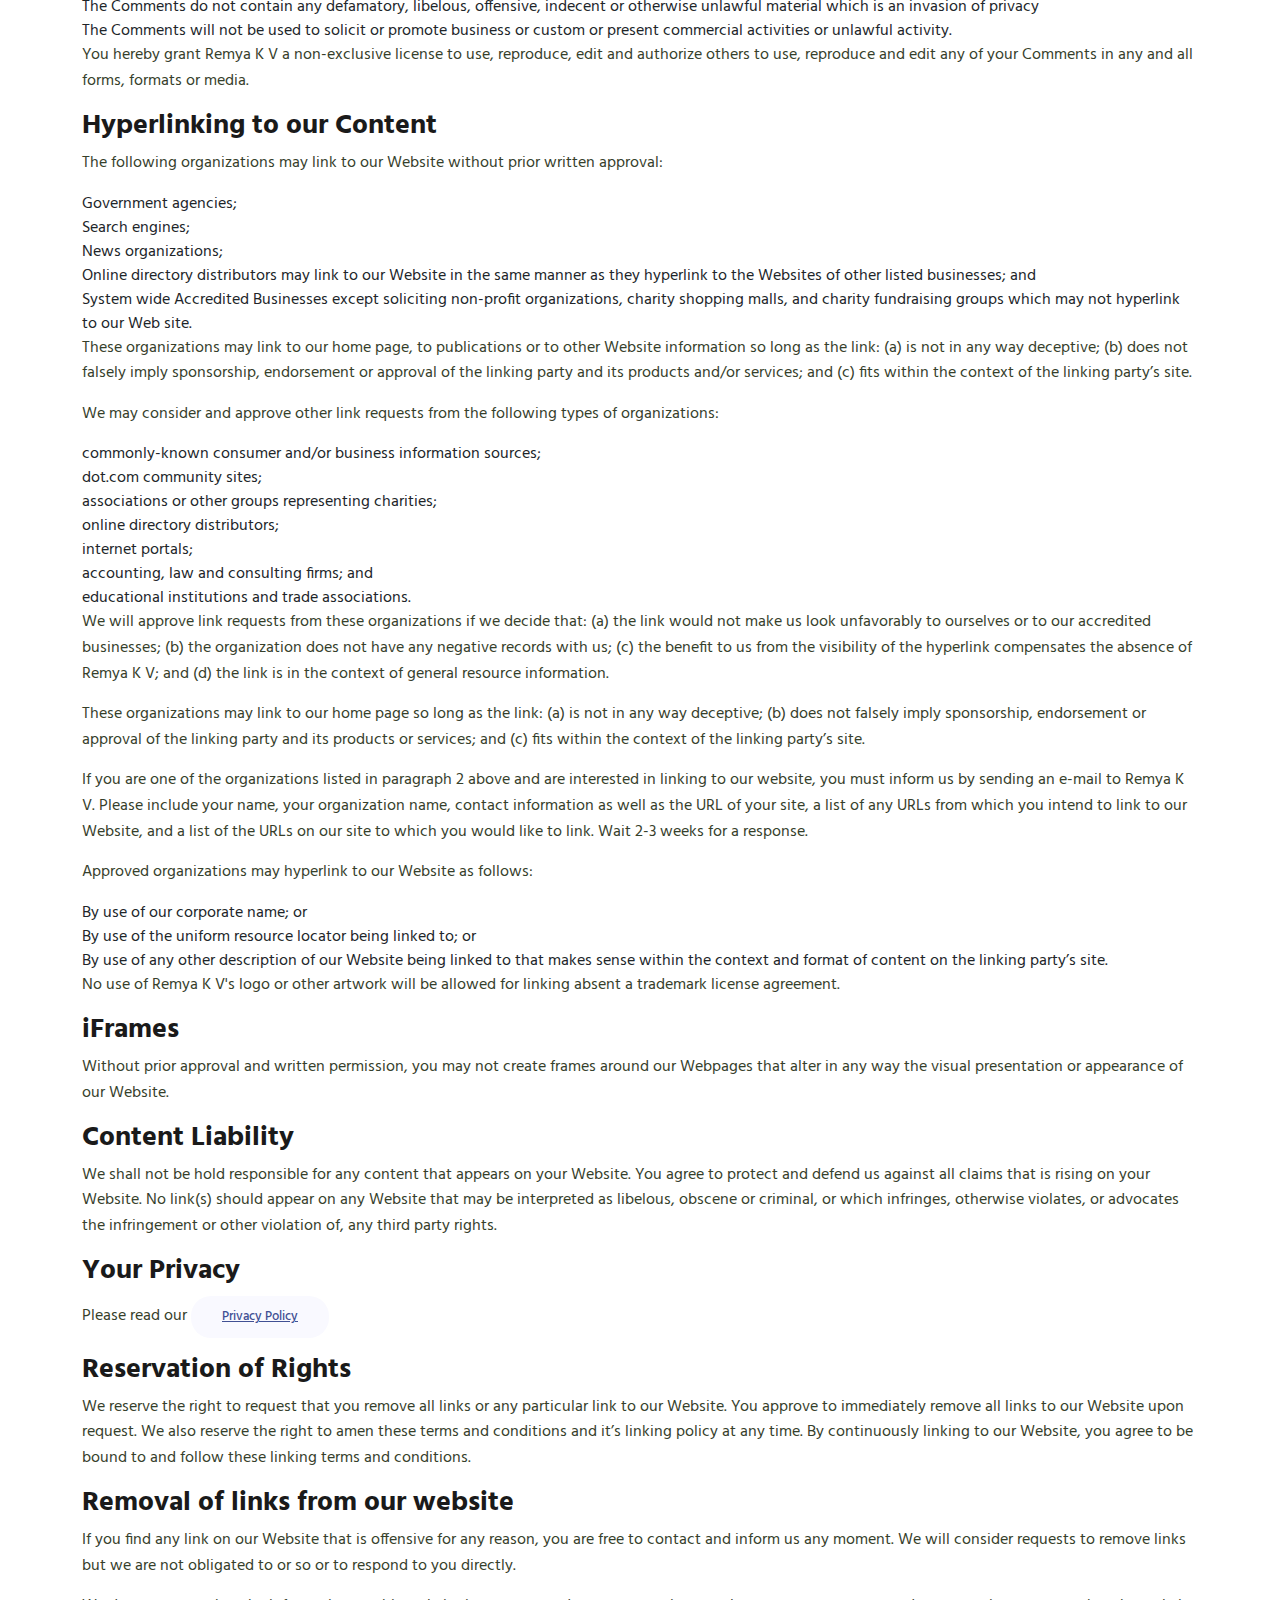
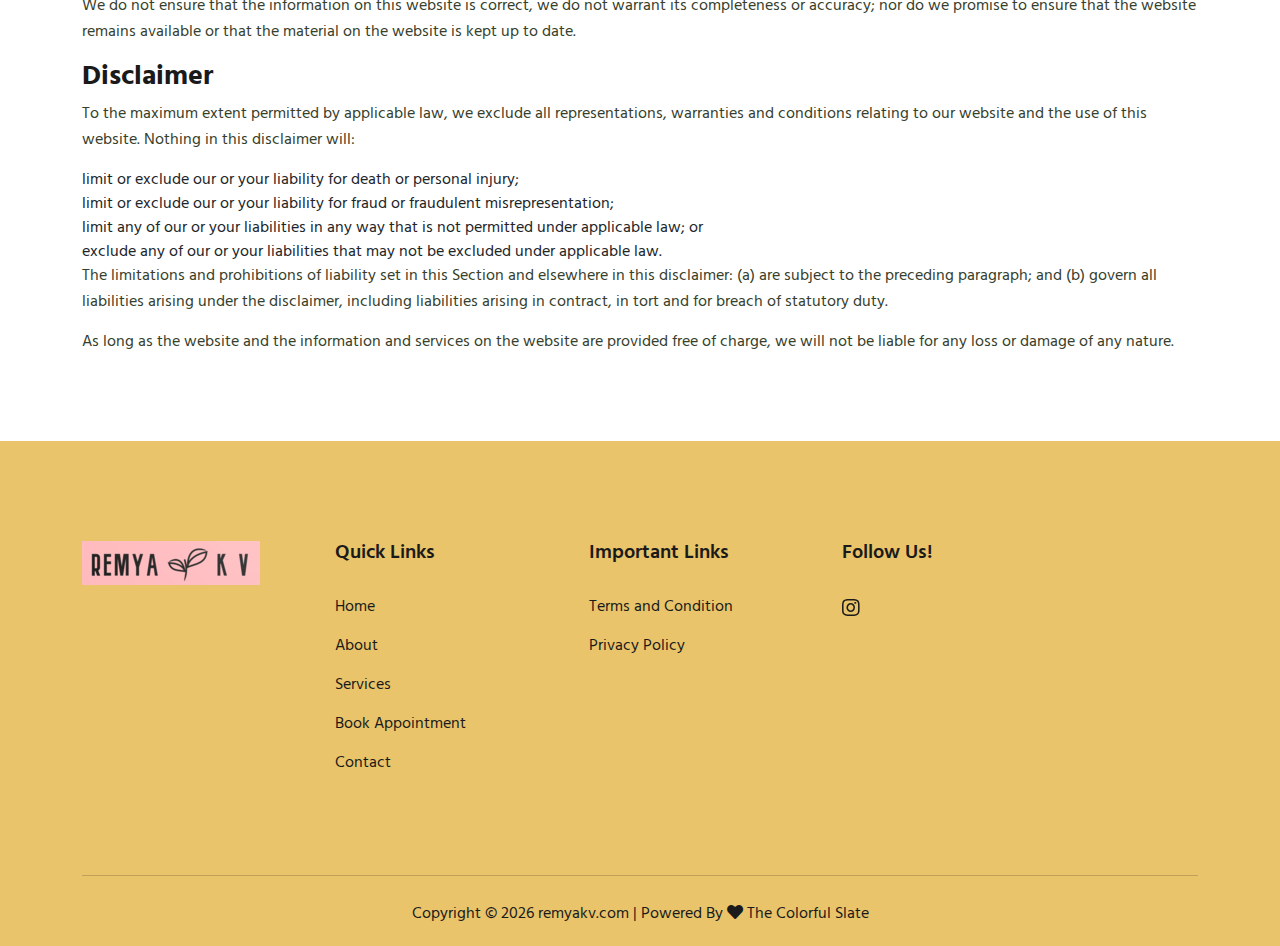
<file: terms-conditions.html>
<!doctype html>
<html class="no-js" lang="zxx">

<head>
    <meta charset="utf-8">
    <meta http-equiv="x-ua-compatible" content="ie=edge">
    <title>Terms and Conditions | Remya K V </title>
    <meta name="description" content="">
    <meta name="viewport" content="width=device-width, initial-scale=1">
    <link rel="shortcut icon" type="image/x-icon" href="assets/img/icon/favicon.png">

    <link rel="stylesheet" href="assets/css/bootstrap.min.css" />
    <link rel="stylesheet" href="assets/css/owl.carousel.min.css" />
    <link rel="stylesheet" href="assets/css/slicknav.css" />
    <link rel="stylesheet" href="assets/css/animate.min.css" />
    <link rel="stylesheet" href="assets/css/magnific-popup.css" />
    <link rel="stylesheet" href="assets/css/fontawesome-all.min.css" />
    <link rel="stylesheet" href="assets/css/themify-icons.css" />
    <link rel="stylesheet" href="assets/css/slick.css" />
    <link rel="stylesheet" href="assets/css/nice-select.css" />
    <link rel="stylesheet" href="assets/css/style.css">
</head>

<body>
    <header>
        <div class="header-area header-transparent">
            <div class="main-header">
                <div class="header-bottom  header-sticky">
                    <div class="container">
                        <div class="row align-items-center">

                            <div class="col-xl-2 col-lg-2">
                                <div class="logo">
                                    <a href="index.html"><img src="assets/img/logo/remya.png" alt="logo"></a>
                                </div>
                            </div>
                            <div class="col-xl-10 col-lg-10">
                                <div class="menu-wrapper  d-flex align-items-center justify-content-end">

                                    <div class="main-menu d-none d-lg-block">
                                        <nav>
                                            <ul id="navigation">
                                                <li><a href="index.html">Home</a></li>
                                                <li><a href="about.html">About</a></li>
                                                <li><a href="services.html">Services</a></li>
                                                <li><a href="contact.html">Contact</a></li>
                                                <li>
                                                    <div class="header-right-btn">
                                                        <a href="appointment.html" class="header-btn2">Make an
                                                            Appointment</a>
                                                    </div>
                                                </li>
                                            </ul>
                                        </nav>
                                    </div>
                                </div>
                            </div>

                            <div class="col-12">
                                <div class="mobile_menu d-block d-lg-none"></div>
                            </div>
                        </div>
                    </div>
                </div>
            </div>
        </div>
    </header>
    <main>

        <div class="slider-area">
            <div class="slider-height2 slider-bg2 d-flex align-items-center">
                <div class="container">
                    <div class="row">
                        <div class="col-xxl-5 col-xl-6 col-lg-7 col-md-9">
                            <div class="hero-caption hero-caption2">
                                <h2>Terms & Conditions</h2>
                            </div>
                        </div>
                    </div>
                </div>
            </div>
        </div>
        <section class="sample-text-area">
            <div class="container box_1170">
                <h3 class="text-heading">Welcome to www.remyakv.com!</h3>
                <p class="sample-text">

                <p>These terms and conditions outline the rules and regulations for the use of Remya K V's Website,
                    located at www.remyakv.com.</p>

                <p>By accessing this website we assume you accept these terms and conditions. Do not continue to use
                    www.remyakv.com if you do not agree to take all of the terms and conditions stated on this page.</p>

                <p>The following terminology applies to these Terms and Conditions, Privacy Statement and Disclaimer
                    Notice and all Agreements: "Client", "You" and "Your" refers to you, the person log on this website
                    and compliant to the Company’s terms and conditions. "The Company", "Ourselves", "We", "Our" and
                    "Us", refers to our Company. "Party", "Parties", or "Us", refers to both the Client and ourselves.
                    All terms refer to the offer, acceptance and consideration of payment necessary to undertake the
                    process of our assistance to the Client in the most appropriate manner for the express purpose of
                    meeting the Client’s needs in respect of provision of the Company’s stated services, in accordance
                    with and subject to, prevailing law of Netherlands. Any use of the above terminology or other words
                    in the singular, plural, capitalization and/or he/she or they, are taken as interchangeable and
                    therefore as referring to same.</p>

                <h3><strong>Cookies</strong></h3>

                <p>We employ the use of cookies. By accessing www.remyakv.com, you agreed to use cookies in agreement
                    with the Remya K V's Privacy Policy. </p>

                <p>Most interactive websites use cookies to let us retrieve the user’s details for each visit. Cookies
                    are used by our website to enable the functionality of certain areas to make it easier for people
                    visiting our website. Some of our affiliate/advertising partners may also use cookies.</p>

                <h3><strong>License</strong></h3>

                <p>Unless otherwise stated, Remya K V and/or its licensors own the intellectual property rights for all
                    material on www.remyakv.com. All intellectual property rights are reserved. You may access this from
                    www.remyakv.com for your own personal use subjected to restrictions set in these terms and
                    conditions.</p>

                <p>You must not:</p>
                <ul>
                    <li>Republish material from www.remyakv.com</li>
                    <li>Sell, rent or sub-license material from www.remyakv.com</li>
                    <li>Reproduce, duplicate or copy material from www.remyakv.com</li>
                    <li>Redistribute content from www.remyakv.com</li>
                </ul>

                <p>This Agreement shall begin on the date hereof.</p>

                <p>Parts of this website offer an opportunity for users to post and exchange opinions and information in
                    certain areas of the website. Remya K V does not filter, edit, publish or review Comments prior to
                    their presence on the website. Comments do not reflect the views and opinions of Remya K V,its
                    agents and/or affiliates. Comments reflect the views and opinions of the person who post their views
                    and opinions. To the extent permitted by applicable laws, Remya K V shall not be liable for the
                    Comments or for any liability, damages or expenses caused and/or suffered as a result of any use of
                    and/or posting of and/or appearance of the Comments on this website.</p>

                <p>Remya K V reserves the right to monitor all Comments and to remove any Comments which can be
                    considered inappropriate, offensive or causes breach of these Terms and Conditions.</p>

                <p>You warrant and represent that:</p>

                <ul>
                    <li>You are entitled to post the Comments on our website and have all necessary licenses and
                        consents to do so;</li>
                    <li>The Comments do not invade any intellectual property right, including without limitation
                        copyright, patent or trademark of any third party;</li>
                    <li>The Comments do not contain any defamatory, libelous, offensive, indecent or otherwise unlawful
                        material which is an invasion of privacy</li>
                    <li>The Comments will not be used to solicit or promote business or custom or present commercial
                        activities or unlawful activity.</li>
                </ul>

                <p>You hereby grant Remya K V a non-exclusive license to use, reproduce, edit and authorize others to
                    use, reproduce and edit any of your Comments in any and all forms, formats or media.</p>

                <h3><strong>Hyperlinking to our Content</strong></h3>

                <p>The following organizations may link to our Website without prior written approval:</p>

                <ul>
                    <li>Government agencies;</li>
                    <li>Search engines;</li>
                    <li>News organizations;</li>
                    <li>Online directory distributors may link to our Website in the same manner as they hyperlink to
                        the Websites of other listed businesses; and</li>
                    <li>System wide Accredited Businesses except soliciting non-profit organizations, charity shopping
                        malls, and charity fundraising groups which may not hyperlink to our Web site.</li>
                </ul>

                <p>These organizations may link to our home page, to publications or to other Website information so
                    long as the link: (a) is not in any way deceptive; (b) does not falsely imply sponsorship,
                    endorsement or approval of the linking party and its products and/or services; and (c) fits within
                    the context of the linking party’s site.</p>

                <p>We may consider and approve other link requests from the following types of organizations:</p>

                <ul>
                    <li>commonly-known consumer and/or business information sources;</li>
                    <li>dot.com community sites;</li>
                    <li>associations or other groups representing charities;</li>
                    <li>online directory distributors;</li>
                    <li>internet portals;</li>
                    <li>accounting, law and consulting firms; and</li>
                    <li>educational institutions and trade associations.</li>
                </ul>

                <p>We will approve link requests from these organizations if we decide that: (a) the link would not make
                    us look unfavorably to ourselves or to our accredited businesses; (b) the organization does not have
                    any negative records with us; (c) the benefit to us from the visibility of the hyperlink compensates
                    the absence of Remya K V; and (d) the link is in the context of general resource information.</p>

                <p>These organizations may link to our home page so long as the link: (a) is not in any way deceptive;
                    (b) does not falsely imply sponsorship, endorsement or approval of the linking party and its
                    products or services; and (c) fits within the context of the linking party’s site.</p>

                <p>If you are one of the organizations listed in paragraph 2 above and are interested in linking to our
                    website, you must inform us by sending an e-mail to Remya K V. Please include your name, your
                    organization name, contact information as well as the URL of your site, a list of any URLs from
                    which you intend to link to our Website, and a list of the URLs on our site to which you would like
                    to link. Wait 2-3 weeks for a response.</p>

                <p>Approved organizations may hyperlink to our Website as follows:</p>

                <ul>
                    <li>By use of our corporate name; or</li>
                    <li>By use of the uniform resource locator being linked to; or</li>
                    <li>By use of any other description of our Website being linked to that makes sense within the
                        context and format of content on the linking party’s site.</li>
                </ul>

                <p>No use of Remya K V's logo or other artwork will be allowed for linking absent a trademark license
                    agreement.</p>

                <h3><strong>iFrames</strong></h3>

                <p>Without prior approval and written permission, you may not create frames around our Webpages that
                    alter in any way the visual presentation or appearance of our Website.</p>

                <h3><strong>Content Liability</strong></h3>

                <p>We shall not be hold responsible for any content that appears on your Website. You agree to protect
                    and defend us against all claims that is rising on your Website. No link(s) should appear on any
                    Website that may be interpreted as libelous, obscene or criminal, or which infringes, otherwise
                    violates, or advocates the infringement or other violation of, any third party rights.</p>

                <h3><strong>Your Privacy</strong></h3>

                <p>Please read our
                    <a href="privacy-policy.html" class="genric-btn link circle">Privacy Policy</a>
                </p>

                <h3><strong>Reservation of Rights</strong></h3>

                <p>We reserve the right to request that you remove all links or any particular link to our Website. You
                    approve to immediately remove all links to our Website upon request. We also reserve the right to
                    amen these terms and conditions and it’s linking policy at any time. By continuously linking to our
                    Website, you agree to be bound to and follow these linking terms and conditions.</p>

                <h3><strong>Removal of links from our website</strong></h3>

                <p>If you find any link on our Website that is offensive for any reason, you are free to contact and
                    inform us any moment. We will consider requests to remove links but we are not obligated to or so or
                    to respond to you directly.</p>

                <p>We do not ensure that the information on this website is correct, we do not warrant its completeness
                    or accuracy; nor do we promise to ensure that the website remains available or that the material on
                    the website is kept up to date.</p>

                <h3><strong>Disclaimer</strong></h3>

                <p>To the maximum extent permitted by applicable law, we exclude all representations, warranties and
                    conditions relating to our website and the use of this website. Nothing in this disclaimer will:</p>

                <ul>
                    <li>limit or exclude our or your liability for death or personal injury;</li>
                    <li>limit or exclude our or your liability for fraud or fraudulent misrepresentation;</li>
                    <li>limit any of our or your liabilities in any way that is not permitted under applicable law; or
                    </li>
                    <li>exclude any of our or your liabilities that may not be excluded under applicable law.</li>
                </ul>

                <p>The limitations and prohibitions of liability set in this Section and elsewhere in this disclaimer:
                    (a) are subject to the preceding paragraph; and (b) govern all liabilities arising under the
                    disclaimer, including liabilities arising in contract, in tort and for breach of statutory duty.</p>

                <p>As long as the website and the information and services on the website are provided free of charge,
                    we will not be liable for any loss or damage of any nature.</p>


                </p>
            </div>
        </section>



    </main>
    <footer>
        <div class="footer-wrapper gray-bg">
            <div class="footer-area footer-padding">
                <div class="container">
                    <div class="row justify-content-between">
                        <div class="col-xl-2 col-lg-3 col-md-3 col-sm-6">
                            <div class="single-footer-caption mb-50">
                                <div class="single-footer-caption mb-20">

                                    <div class="footer-logo mb-35">
                                        <a href="index.html"><img src="assets/img/logo/remya.png" alt="logo"></a>
                                    </div>
                                </div>
                            </div>
                        </div>
                        <div class="col-xl-2 col-lg-2 col-md-4 col-sm-6">
                            <div class="single-footer-caption mb-50">
                                <div class="footer-tittle">
                                    <h4>Quick Links</h4>
                                    <ul>
                                        <li><a href="index.html">Home</a></li>
                                        <li><a href="about.html">About</a></li>
                                        <li><a href="services.html">Services</a></li>
                                        <li><a href="appointment.html">Book Appointment</a></li>
                                        <li><a href="contact.html">Contact</a></li>
                                    </ul>
                                </div>
                            </div>
                        </div>
                        <div class="col-xl-2 col-lg-4 col-md-4 col-sm-6">
                            <div class="single-footer-caption mb-50">
                                <div class="footer-tittle">
                                    <h4>Important Links</h4>
                                    <ul>
                                        <li><a href="terms-conditions.html">Terms and Condition</a></li>
                                        <li><a href="privacy-policy.html">Privacy Policy</a></li>
                                    </ul>
                                </div>
                            </div>
                        </div>
                        <div class="col-xl-4 col-lg-6 col-md-8 col-sm-10">
                            <div class="single-footer-caption mb-50">
                                <div class="footer-tittle mb-10">
                                    <h4>Follow Us!</h4>
                                </div>

                                <div class="footer-social mt-30">
                                    <a href="https://www.instagram.com/remya_lifecoach/"><i
                                            class="fab fa-instagram"></i></a>
                                </div>
                            </div>
                        </div>
                    </div>
                </div>
            </div>

            <div class="footer-bottom-area">
                <div class="container">
                    <div class="footer-border">
                        <div class="row">
                            <div class="col-xl-12 ">
                                <div class="footer-copy-right text-center">
                                    <p>Copyright &copy;
                                        <script>document.write(new Date().getFullYear());</script> <a
                                            href="https://www.remyakv.com">remyakv.com</a> |

                                        Powered By <a href="https://thecolorfulslate.com" target="_blank">
                                            <i class="fa fa-heart color-danger" aria-hidden="true"></i> The Colorful Slate</a>
                                    </p>
                                </div>
                            </div>
                        </div>
                    </div>
                </div>
            </div>
        </div>
    </footer>

    <script src="assets/js/vendor/modernizr-3.5.0.min.js"></script>
    <script src="assets/js/vendor/jquery-1.12.4.min.js"></script>
    <script src="assets/js/popper.min.js"></script>
    <script src="assets/js/bootstrap.min.js"></script>
    <script src="assets/js/owl.carousel.min.js"></script>
    <script src="assets/js/slick.min.js"></script>
    <script src="assets/js/jquery.slicknav.min.js"></script>
    <script src="assets/js/countdown.min.js"></script>
    <script src="assets/js/wow.min.js"></script>
    <script src="assets/js/jquery.magnific-popup.js"></script>
    <script src="assets/js/jquery.nice-select.min.js"></script>
    <script src="assets/js/jquery.counterup.min.js"></script>
    <script src="assets/js/waypoints.min.js"></script>
    <script src="assets/js/contact.js"></script>
    <script src="assets/js/jquery.form.js"></script>
    <script src="assets/js/jquery.validate.min.js"></script>
   
    <script src="assets/js/jquery.ajaxchimp.min.js"></script>
    <script src="assets/js/plugins.js"></script>
    <script src="assets/js/main.js"></script>
    <!--Start of Tawk.to Script-->
    <script type="text/javascript">
        var Tawk_API = Tawk_API || {}, Tawk_LoadStart = new Date();
        (function () {
            var s1 = document.createElement("script"), s0 = document.getElementsByTagName("script")[0];
            s1.async = true;
            s1.src = 'https://embed.tawk.to/60e950da649e0a0a5ccb7d37/1fa7m7lqp';
            s1.charset = 'UTF-8';
            s1.setAttribute('crossorigin', '*');
            s0.parentNode.insertBefore(s1, s0);
        })();
    </script>
    <!--End of Tawk.to Script-->
</body>

</html>
</file>
<file: assets/css/themify-icons.css>
@font-face {
	font-family: 'themify';
	src:url('../fonts/themify.eot?-fvbane');


	src:url('../fonts/themify.eot?#iefix-fvbane') format('embedded-opentype'),
		url('../fonts/themify.woff?-fvbane') format('woff'),
		url('../fonts/themify.ttf?-fvbane') format('truetype'),
		url('../fonts/themify.svg?-fvbane#themify') format('svg');
	font-weight: normal;
	font-style: normal;
}

[class^="ti-"], [class*=" ti-"] {
	font-family: 'themify';
	speak: none;
	font-style: normal;
	font-weight: normal;
	font-variant: normal;
	text-transform: none;
	line-height: 1;

	/* Better Font Rendering =========== */
	-webkit-font-smoothing: antialiased;
	-moz-osx-font-smoothing: grayscale;
}

.ti-wand:before {
	content: "\e600";
}
.ti-volume:before {
	content: "\e601";
}
.ti-user:before {
	content: "\e602";
}
.ti-unlock:before {
	content: "\e603";
}
.ti-unlink:before {
	content: "\e604";
}
.ti-trash:before {
	content: "\e605";
}
.ti-thought:before {
	content: "\e606";
}
.ti-target:before {
	content: "\e607";
}
.ti-tag:before {
	content: "\e608";
}
.ti-tablet:before {
	content: "\e609";
}
.ti-star:before {
	content: "\e60a";
}
.ti-spray:before {
	content: "\e60b";
}
.ti-signal:before {
	content: "\e60c";
}
.ti-shopping-cart:before {
	content: "\e60d";
}
.ti-shopping-cart-full:before {
	content: "\e60e";
}
.ti-settings:before {
	content: "\e60f";
}
.ti-search:before {
	content: "\e610";
}
.ti-zoom-in:before {
	content: "\e611";
}
.ti-zoom-out:before {
	content: "\e612";
}
.ti-cut:before {
	content: "\e613";
}
.ti-ruler:before {
	content: "\e614";
}
.ti-ruler-pencil:before {
	content: "\e615";
}
.ti-ruler-alt:before {
	content: "\e616";
}
.ti-bookmark:before {
	content: "\e617";
}
.ti-bookmark-alt:before {
	content: "\e618";
}
.ti-reload:before {
	content: "\e619";
}
.ti-plus:before {
	content: "\e61a";
}
.ti-pin:before {
	content: "\e61b";
}
.ti-pencil:before {
	content: "\e61c";
}
.ti-pencil-alt:before {
	content: "\e61d";
}
.ti-paint-roller:before {
	content: "\e61e";
}
.ti-paint-bucket:before {
	content: "\e61f";
}
.ti-na:before {
	content: "\e620";
}
.ti-mobile:before {
	content: "\e621";
}
.ti-minus:before {
	content: "\e622";
}
.ti-medall:before {
	content: "\e623";
}
.ti-medall-alt:before {
	content: "\e624";
}
.ti-marker:before {
	content: "\e625";
}
.ti-marker-alt:before {
	content: "\e626";
}
.ti-arrow-up:before {
	content: "\e627";
}
.ti-arrow-right:before {
	content: "\e628";
}
.ti-arrow-left:before {
	content: "\e629";
}
.ti-arrow-down:before {
	content: "\e62a";
}
.ti-lock:before {
	content: "\e62b";
}
.ti-location-arrow:before {
	content: "\e62c";
}
.ti-link:before {
	content: "\e62d";
}
.ti-layout:before {
	content: "\e62e";
}
.ti-layers:before {
	content: "\e62f";
}
.ti-layers-alt:before {
	content: "\e630";
}
.ti-key:before {
	content: "\e631";
}
.ti-import:before {
	content: "\e632";
}
.ti-image:before {
	content: "\e633";
}
.ti-heart:before {
	content: "\e634";
}
.ti-heart-broken:before {
	content: "\e635";
}
.ti-hand-stop:before {
	content: "\e636";
}
.ti-hand-open:before {
	content: "\e637";
}
.ti-hand-drag:before {
	content: "\e638";
}
.ti-folder:before {
	content: "\e639";
}
.ti-flag:before {
	content: "\e63a";
}
.ti-flag-alt:before {
	content: "\e63b";
}
.ti-flag-alt-2:before {
	content: "\e63c";
}
.ti-eye:before {
	content: "\e63d";
}
.ti-export:before {
	content: "\e63e";
}
.ti-exchange-vertical:before {
	content: "\e63f";
}
.ti-desktop:before {
	content: "\e640";
}
.ti-cup:before {
	content: "\e641";
}
.ti-crown:before {
	content: "\e642";
}
.ti-comments:before {
	content: "\e643";
}
.ti-comment:before {
	content: "\e644";
}
.ti-comment-alt:before {
	content: "\e645";
}
.ti-close:before {
	content: "\e646";
}
.ti-clip:before {
	content: "\e647";
}
.ti-angle-up:before {
	content: "\e648";
}
.ti-angle-right:before {
	content: "\e649";
}
.ti-angle-left:before {
	content: "\e64a";
}
.ti-angle-down:before {
	content: "\e64b";
}
.ti-check:before {
	content: "\e64c";
}
.ti-check-box:before {
	content: "\e64d";
}
.ti-camera:before {
	content: "\e64e";
}
.ti-announcement:before {
	content: "\e64f";
}
.ti-brush:before {
	content: "\e650";
}
.ti-briefcase:before {
	content: "\e651";
}
.ti-bolt:before {
	content: "\e652";
}
.ti-bolt-alt:before {
	content: "\e653";
}
.ti-blackboard:before {
	content: "\e654";
}
.ti-bag:before {
	content: "\e655";
}
.ti-move:before {
	content: "\e656";
}
.ti-arrows-vertical:before {
	content: "\e657";
}
.ti-arrows-horizontal:before {
	content: "\e658";
}
.ti-fullscreen:before {
	content: "\e659";
}
.ti-arrow-top-right:before {
	content: "\e65a";
}
.ti-arrow-top-left:before {
	content: "\e65b";
}
.ti-arrow-circle-up:before {
	content: "\e65c";
}
.ti-arrow-circle-right:before {
	content: "\e65d";
}
.ti-arrow-circle-left:before {
	content: "\e65e";
}
.ti-arrow-circle-down:before {
	content: "\e65f";
}
.ti-angle-double-up:before {
	content: "\e660";
}
.ti-angle-double-right:before {
	content: "\e661";
}
.ti-angle-double-left:before {
	content: "\e662";
}
.ti-angle-double-down:before {
	content: "\e663";
}
.ti-zip:before {
	content: "\e664";
}
.ti-world:before {
	content: "\e665";
}
.ti-wheelchair:before {
	content: "\e666";
}
.ti-view-list:before {
	content: "\e667";
}
.ti-view-list-alt:before {
	content: "\e668";
}
.ti-view-grid:before {
	content: "\e669";
}
.ti-uppercase:before {
	content: "\e66a";
}
.ti-upload:before {
	content: "\e66b";
}
.ti-underline:before {
	content: "\e66c";
}
.ti-truck:before {
	content: "\e66d";
}
.ti-timer:before {
	content: "\e66e";
}
.ti-ticket:before {
	content: "\e66f";
}
.ti-thumb-up:before {
	content: "\e670";
}
.ti-thumb-down:before {
	content: "\e671";
}
.ti-text:before {
	content: "\e672";
}
.ti-stats-up:before {
	content: "\e673";
}
.ti-stats-down:before {
	content: "\e674";
}
.ti-split-v:before {
	content: "\e675";
}
.ti-split-h:before {
	content: "\e676";
}
.ti-smallcap:before {
	content: "\e677";
}
.ti-shine:before {
	content: "\e678";
}
.ti-shift-right:before {
	content: "\e679";
}
.ti-shift-left:before {
	content: "\e67a";
}
.ti-shield:before {
	content: "\e67b";
}
.ti-notepad:before {
	content: "\e67c";
}
.ti-server:before {
	content: "\e67d";
}
.ti-quote-right:before {
	content: "\e67e";
}
.ti-quote-left:before {
	content: "\e67f";
}
.ti-pulse:before {
	content: "\e680";
}
.ti-printer:before {
	content: "\e681";
}
.ti-power-off:before {
	content: "\e682";
}
.ti-plug:before {
	content: "\e683";
}
.ti-pie-chart:before {
	content: "\e684";
}
.ti-paragraph:before {
	content: "\e685";
}
.ti-panel:before {
	content: "\e686";
}
.ti-package:before {
	content: "\e687";
}
.ti-music:before {
	content: "\e688";
}
.ti-music-alt:before {
	content: "\e689";
}
.ti-mouse:before {
	content: "\e68a";
}
.ti-mouse-alt:before {
	content: "\e68b";
}
.ti-money:before {
	content: "\e68c";
}
.ti-microphone:before {
	content: "\e68d";
}
.ti-menu:before {
	content: "\e68e";
}
.ti-menu-alt:before {
	content: "\e68f";
}
.ti-map:before {
	content: "\e690";
}
.ti-map-alt:before {
	content: "\e691";
}
.ti-loop:before {
	content: "\e692";
}
.ti-location-pin:before {
	content: "\e693";
}
.ti-list:before {
	content: "\e694";
}
.ti-light-bulb:before {
	content: "\e695";
}
.ti-Italic:before {
	content: "\e696";
}
.ti-info:before {
	content: "\e697";
}
.ti-infinite:before {
	content: "\e698";
}
.ti-id-badge:before {
	content: "\e699";
}
.ti-hummer:before {
	content: "\e69a";
}
.ti-home:before {
	content: "\e69b";
}
.ti-help:before {
	content: "\e69c";
}
.ti-headphone:before {
	content: "\e69d";
}
.ti-harddrives:before {
	content: "\e69e";
}
.ti-harddrive:before {
	content: "\e69f";
}
.ti-gift:before {
	content: "\e6a0";
}
.ti-game:before {
	content: "\e6a1";
}
.ti-filter:before {
	content: "\e6a2";
}
.ti-files:before {
	content: "\e6a3";
}
.ti-file:before {
	content: "\e6a4";
}
.ti-eraser:before {
	content: "\e6a5";
}
.ti-envelope:before {
	content: "\e6a6";
}
.ti-download:before {
	content: "\e6a7";
}
.ti-direction:before {
	content: "\e6a8";
}
.ti-direction-alt:before {
	content: "\e6a9";
}
.ti-dashboard:before {
	content: "\e6aa";
}
.ti-control-stop:before {
	content: "\e6ab";
}
.ti-control-shuffle:before {
	content: "\e6ac";
}
.ti-control-play:before {
	content: "\e6ad";
}
.ti-control-pause:before {
	content: "\e6ae";
}
.ti-control-forward:before {
	content: "\e6af";
}
.ti-control-backward:before {
	content: "\e6b0";
}
.ti-cloud:before {
	content: "\e6b1";
}
.ti-cloud-up:before {
	content: "\e6b2";
}
.ti-cloud-down:before {
	content: "\e6b3";
}
.ti-clipboard:before {
	content: "\e6b4";
}
.ti-car:before {
	content: "\e6b5";
}
.ti-calendar:before {
	content: "\e6b6";
}
.ti-book:before {
	content: "\e6b7";
}
.ti-bell:before {
	content: "\e6b8";
}
.ti-basketball:before {
	content: "\e6b9";
}
.ti-bar-chart:before {
	content: "\e6ba";
}
.ti-bar-chart-alt:before {
	content: "\e6bb";
}
.ti-back-right:before {
	content: "\e6bc";
}
.ti-back-left:before {
	content: "\e6bd";
}
.ti-arrows-corner:before {
	content: "\e6be";
}
.ti-archive:before {
	content: "\e6bf";
}
.ti-anchor:before {
	content: "\e6c0";
}
.ti-align-right:before {
	content: "\e6c1";
}
.ti-align-left:before {
	content: "\e6c2";
}
.ti-align-justify:before {
	content: "\e6c3";
}
.ti-align-center:before {
	content: "\e6c4";
}
.ti-alert:before {
	content: "\e6c5";
}
.ti-alarm-clock:before {
	content: "\e6c6";
}
.ti-agenda:before {
	content: "\e6c7";
}
.ti-write:before {
	content: "\e6c8";
}
.ti-window:before {
	content: "\e6c9";
}
.ti-widgetized:before {
	content: "\e6ca";
}
.ti-widget:before {
	content: "\e6cb";
}
.ti-widget-alt:before {
	content: "\e6cc";
}
.ti-wallet:before {
	content: "\e6cd";
}
.ti-video-clapper:before {
	content: "\e6ce";
}
.ti-video-camera:before {
	content: "\e6cf";
}
.ti-vector:before {
	content: "\e6d0";
}
.ti-themify-logo:before {
	content: "\e6d1";
}
.ti-themify-favicon:before {
	content: "\e6d2";
}
.ti-themify-favicon-alt:before {
	content: "\e6d3";
}
.ti-support:before {
	content: "\e6d4";
}
.ti-stamp:before {
	content: "\e6d5";
}
.ti-split-v-alt:before {
	content: "\e6d6";
}
.ti-slice:before {
	content: "\e6d7";
}
.ti-shortcode:before {
	content: "\e6d8";
}
.ti-shift-right-alt:before {
	content: "\e6d9";
}
.ti-shift-left-alt:before {
	content: "\e6da";
}
.ti-ruler-alt-2:before {
	content: "\e6db";
}
.ti-receipt:before {
	content: "\e6dc";
}
.ti-pin2:before {
	content: "\e6dd";
}
.ti-pin-alt:before {
	content: "\e6de";
}
.ti-pencil-alt2:before {
	content: "\e6df";
}
.ti-palette:before {
	content: "\e6e0";
}
.ti-more:before {
	content: "\e6e1";
}
.ti-more-alt:before {
	content: "\e6e2";
}
.ti-microphone-alt:before {
	content: "\e6e3";
}
.ti-magnet:before {
	content: "\e6e4";
}
.ti-line-double:before {
	content: "\e6e5";
}
.ti-line-dotted:before {
	content: "\e6e6";
}
.ti-line-dashed:before {
	content: "\e6e7";
}
.ti-layout-width-full:before {
	content: "\e6e8";
}
.ti-layout-width-default:before {
	content: "\e6e9";
}
.ti-layout-width-default-alt:before {
	content: "\e6ea";
}
.ti-layout-tab:before {
	content: "\e6eb";
}
.ti-layout-tab-window:before {
	content: "\e6ec";
}
.ti-layout-tab-v:before {
	content: "\e6ed";
}
.ti-layout-tab-min:before {
	content: "\e6ee";
}
.ti-layout-slider:before {
	content: "\e6ef";
}
.ti-layout-slider-alt:before {
	content: "\e6f0";
}
.ti-layout-sidebar-right:before {
	content: "\e6f1";
}
.ti-layout-sidebar-none:before {
	content: "\e6f2";
}
.ti-layout-sidebar-left:before {
	content: "\e6f3";
}
.ti-layout-placeholder:before {
	content: "\e6f4";
}
.ti-layout-menu:before {
	content: "\e6f5";
}
.ti-layout-menu-v:before {
	content: "\e6f6";
}
.ti-layout-menu-separated:before {
	content: "\e6f7";
}
.ti-layout-menu-full:before {
	content: "\e6f8";
}
.ti-layout-media-right-alt:before {
	content: "\e6f9";
}
.ti-layout-media-right:before {
	content: "\e6fa";
}
.ti-layout-media-overlay:before {
	content: "\e6fb";
}
.ti-layout-media-overlay-alt:before {
	content: "\e6fc";
}
.ti-layout-media-overlay-alt-2:before {
	content: "\e6fd";
}
.ti-layout-media-left-alt:before {
	content: "\e6fe";
}
.ti-layout-media-left:before {
	content: "\e6ff";
}
.ti-layout-media-center-alt:before {
	content: "\e700";
}
.ti-layout-media-center:before {
	content: "\e701";
}
.ti-layout-list-thumb:before {
	content: "\e702";
}
.ti-layout-list-thumb-alt:before {
	content: "\e703";
}
.ti-layout-list-post:before {
	content: "\e704";
}
.ti-layout-list-large-image:before {
	content: "\e705";
}
.ti-layout-line-solid:before {
	content: "\e706";
}
.ti-layout-grid4:before {
	content: "\e707";
}
.ti-layout-grid3:before {
	content: "\e708";
}
.ti-layout-grid2:before {
	content: "\e709";
}
.ti-layout-grid2-thumb:before {
	content: "\e70a";
}
.ti-layout-cta-right:before {
	content: "\e70b";
}
.ti-layout-cta-left:before {
	content: "\e70c";
}
.ti-layout-cta-center:before {
	content: "\e70d";
}
.ti-layout-cta-btn-right:before {
	content: "\e70e";
}
.ti-layout-cta-btn-left:before {
	content: "\e70f";
}
.ti-layout-column4:before {
	content: "\e710";
}
.ti-layout-column3:before {
	content: "\e711";
}
.ti-layout-column2:before {
	content: "\e712";
}
.ti-layout-accordion-separated:before {
	content: "\e713";
}
.ti-layout-accordion-merged:before {
	content: "\e714";
}
.ti-layout-accordion-list:before {
	content: "\e715";
}
.ti-ink-pen:before {
	content: "\e716";
}
.ti-info-alt:before {
	content: "\e717";
}
.ti-help-alt:before {
	content: "\e718";
}
.ti-headphone-alt:before {
	content: "\e719";
}
.ti-hand-point-up:before {
	content: "\e71a";
}
.ti-hand-point-right:before {
	content: "\e71b";
}
.ti-hand-point-left:before {
	content: "\e71c";
}
.ti-hand-point-down:before {
	content: "\e71d";
}
.ti-gallery:before {
	content: "\e71e";
}
.ti-face-smile:before {
	content: "\e71f";
}
.ti-face-sad:before {
	content: "\e720";
}
.ti-credit-card:before {
	content: "\e721";
}
.ti-control-skip-forward:before {
	content: "\e722";
}
.ti-control-skip-backward:before {
	content: "\e723";
}
.ti-control-record:before {
	content: "\e724";
}
.ti-control-eject:before {
	content: "\e725";
}
.ti-comments-smiley:before {
	content: "\e726";
}
.ti-brush-alt:before {
	content: "\e727";
}
.ti-youtube:before {
	content: "\e728";
}
.ti-vimeo:before {
	content: "\e729";
}
.ti-twitter:before {
	content: "\e72a";
}
.ti-time:before {
	content: "\e72b";
}
.ti-tumblr:before {
	content: "\e72c";
}
.ti-skype:before {
	content: "\e72d";
}
.ti-share:before {
	content: "\e72e";
}
.ti-share-alt:before {
	content: "\e72f";
}
.ti-rocket:before {
	content: "\e730";
}
.ti-pinterest:before {
	content: "\e731";
}
.ti-new-window:before {
	content: "\e732";
}
.ti-microsoft:before {
	content: "\e733";
}
.ti-list-ol:before {
	content: "\e734";
}
.ti-linkedin:before {
	content: "\e735";
}
.ti-layout-sidebar-2:before {
	content: "\e736";
}
.ti-layout-grid4-alt:before {
	content: "\e737";
}
.ti-layout-grid3-alt:before {
	content: "\e738";
}
.ti-layout-grid2-alt:before {
	content: "\e739";
}
.ti-layout-column4-alt:before {
	content: "\e73a";
}
.ti-layout-column3-alt:before {
	content: "\e73b";
}
.ti-layout-column2-alt:before {
	content: "\e73c";
}
.ti-instagram:before {
	content: "\e73d";
}
.ti-google:before {
	content: "\e73e";
}
.ti-github:before {
	content: "\e73f";
}
.ti-flickr:before {
	content: "\e740";
}
.ti-facebook:before {
	content: "\e741";
}
.ti-dropbox:before {
	content: "\e742";
}
.ti-dribbble:before {
	content: "\e743";
}
.ti-apple:before {
	content: "\e744";
}
.ti-android:before {
	content: "\e745";
}
.ti-save:before {
	content: "\e746";
}
.ti-save-alt:before {
	content: "\e747";
}
.ti-yahoo:before {
	content: "\e748";
}
.ti-wordpress:before {
	content: "\e749";
}
.ti-vimeo-alt:before {
	content: "\e74a";
}
.ti-twitter-alt:before {
	content: "\e74b";
}
.ti-tumblr-alt:before {
	content: "\e74c";
}
.ti-trello:before {
	content: "\e74d";
}
.ti-stack-overflow:before {
	content: "\e74e";
}
.ti-soundcloud:before {
	content: "\e74f";
}
.ti-sharethis:before {
	content: "\e750";
}
.ti-sharethis-alt:before {
	content: "\e751";
}
.ti-reddit:before {
	content: "\e752";
}
.ti-pinterest-alt:before {
	content: "\e753";
}
.ti-microsoft-alt:before {
	content: "\e754";
}
.ti-linux:before {
	content: "\e755";
}
.ti-jsfiddle:before {
	content: "\e756";
}
.ti-joomla:before {
	content: "\e757";
}
.ti-html5:before {
	content: "\e758";
}
.ti-flickr-alt:before {
	content: "\e759";
}
.ti-email:before {
	content: "\e75a";
}
.ti-drupal:before {
	content: "\e75b";
}
.ti-dropbox-alt:before {
	content: "\e75c";
}
.ti-css3:before {
	content: "\e75d";
}
.ti-rss:before {
	content: "\e75e";
}
.ti-rss-alt:before {
	content: "\e75f";
}
</file>
<file: assets/css/nice-select.css>
.nice-select {
  -webkit-tap-highlight-color: transparent;
  background-color: #fff;
  border-radius: 5px;
  border: solid 1px #e8e8e8;
  box-sizing: border-box;
  clear: both;
  cursor: pointer;
  display: block;
  float: left;
  font-family: inherit;
  font-size: 14px;
  font-weight: normal;
  height: 42px;
  line-height: 40px;
  outline: none;
  padding-left: 18px;
  padding-right: 30px;
  position: relative;
  text-align: left !important;
  -webkit-transition: all 0.2s ease-in-out;
  transition: all 0.2s ease-in-out;
  -webkit-user-select: none;
     -moz-user-select: none;
      -ms-user-select: none;
          user-select: none;
  white-space: nowrap;
  width: auto; }
  .nice-select:hover {
    border-color: #dbdbdb; }
  .nice-select:active, .nice-select.open, .nice-select:focus {
    border-color: #999; }
  .nice-select:after {
    border-bottom: 2px solid #999;
    border-right: 2px solid #999;
    content: '';
    display: block;
    height: 5px;
    margin-top: -4px;
    pointer-events: none;
    position: absolute;
    right: 12px;
    top: 50%;
    -webkit-transform-origin: 66% 66%;
        -ms-transform-origin: 66% 66%;
            transform-origin: 66% 66%;
    -webkit-transform: rotate(45deg);
        -ms-transform: rotate(45deg);
            transform: rotate(45deg);
    -webkit-transition: all 0.15s ease-in-out;
    transition: all 0.15s ease-in-out;
    width: 5px; }
  .nice-select.open:after {
    -webkit-transform: rotate(-135deg);
        -ms-transform: rotate(-135deg);
            transform: rotate(-135deg); }
  .nice-select.open .list {
    opacity: 1;
    pointer-events: auto;
    -webkit-transform: scale(1) translateY(0);
        -ms-transform: scale(1) translateY(0);
            transform: scale(1) translateY(0); }
  .nice-select.disabled {
    border-color: #ededed;
    color: #999;
    pointer-events: none; }
    .nice-select.disabled:after {
      border-color: #cccccc; }
  .nice-select.wide {
    width: 100%; }
    .nice-select.wide .list {
      left: 0 !important;
      right: 0 !important; }
  .nice-select.right {
    float: right; }
    .nice-select.right .list {
      left: auto;
      right: 0; }
  .nice-select.small {
    font-size: 12px;
    height: 36px;
    line-height: 34px; }
    .nice-select.small:after {
      height: 4px;
      width: 4px; }
    .nice-select.small .option {
      line-height: 34px;
      min-height: 34px; }
  .nice-select .list {
    background-color: #fff;
    border-radius: 5px;
    box-shadow: 0 0 0 1px rgba(68, 68, 68, 0.11);
    box-sizing: border-box;
    margin-top: 4px;
    opacity: 0;
    overflow: hidden;
    padding: 0;
    pointer-events: none;
    position: absolute;
    top: 100%;
    left: 0;
    -webkit-transform-origin: 50% 0;
        -ms-transform-origin: 50% 0;
            transform-origin: 50% 0;
    -webkit-transform: scale(0.75) translateY(-21px);
        -ms-transform: scale(0.75) translateY(-21px);
            transform: scale(0.75) translateY(-21px);
    -webkit-transition: all 0.2s cubic-bezier(0.5, 0, 0, 1.25), opacity 0.15s ease-out;
    transition: all 0.2s cubic-bezier(0.5, 0, 0, 1.25), opacity 0.15s ease-out;
    z-index: 9; }
    .nice-select .list:hover .option:not(:hover) {
      background-color: transparent !important; }
  .nice-select .option {
    cursor: pointer;
    font-weight: 400;
    line-height: 40px;
    list-style: none;
    min-height: 40px;
    outline: none;
    padding-left: 18px;
    padding-right: 29px;
    text-align: left;
    -webkit-transition: all 0.2s;
    transition: all 0.2s; }
    .nice-select .option:hover, .nice-select .option.focus, .nice-select .option.selected.focus {
      background-color: #f6f6f6; }
    .nice-select .option.selected {
      font-weight: bold; }
    .nice-select .option.disabled {
      background-color: transparent;
      color: #999;
      cursor: default; }

.no-csspointerevents .nice-select .list {
  display: none; }

.no-csspointerevents .nice-select.open .list {
  display: block; }
</file>
<file: assets/css/style.css>
/* Theme Description
-------------------------------------------------

	  Theme Name:
	  Author:
	  Support:
	  Description:
	  Version:
	  
------------------------------------------------- 
*/
/* CSS Index
-------------------------------------------------

	1. Theme default css
	2. header
	3. slider
	4. about-area
	5. features-box
	6. department
	7. team
	8. video-area
	9. counter
	10. footer

-------------------------------------------------
*/
/*--------------- ---- Responsive --------------------------*/
/*-------------   Color Variable  --------------*/
/*-------------Color include--------------*/
/*-- Background color---*/
@import url("https://fonts.googleapis.com/css2?family=Hind:wght@300;400;500;600;700&family=Shippori+Mincho:wght@400;500;600;700;800&display=swap");
.gray-bg {
  background: #F1FBFF;
}

.white-bg {
  background: #ffffff;
}

.black-bg {
  background: #16161a;
}

.theme-bg {
  background: #E9C46A;
}

.brand-bg {
  background: #EFF6F0;
}

.testimonial-bg {
  background: #f9fafc;
}

.section-bg {
  background: #FCF2EB;
}

.section-bg2 {
  background: #305534;
}

/*--- color------*/
.white-color {
  color: #ffffff;
}

.black-color {
  color: #16161a;
}

.theme-color {
  color: #E9C46A;
}

/*--
    - Overlay
------------------------------------------*/
[data-overlay] {
  position: relative;
  background-size: cover;
  background-repeat: no-repeat;
  background-position: center center;
}

[data-overlay]::before {
  position: absolute;
  left: 0;
  top: 0;
  right: 0;
  bottom: 0;
  content: "";
}

/*-- Overlay Opacity --*/
[data-opacity="1"]::before {
  opacity: 0.1;
}

[data-opacity="2"]::before {
  opacity: 0.2;
}

[data-opacity="3"]::before {
  opacity: 0.3;
}

[data-opacity="4"]::before {
  opacity: 0.4;
}

[data-opacity="5"]::before {
  opacity: 0.5;
}

[data-opacity="6"]::before {
  opacity: 0.6;
}

[data-opacity="7"]::before {
  opacity: 0.7;
}

[data-opacity="8"]::before {
  opacity: 0.8;
}

[data-opacity="9"]::before {
  opacity: 0.9;
}

/* 1. Theme default css */
body {
  font-family: "Hind", sans-serif;
  font-weight: normal;
  font-style: normal;
  font-size: 16px;
}

h1,
h2,
h3,
h4,
h5,
h6 {
  font-family: "Hind", sans-serif;
  color: #1A1A1A;
  margin-top: 0px;
  font-style: normal;
  font-weight: 500;
  text-transform: normal;
}

p {
  font-family: "Hind", sans-serif;
  color: #36402B;
  font-size: 16px;
  line-height: 30px;
  margin-bottom: 15px;
  font-weight: 400;
  line-height: 1.6;
}

.f-left {
  float: left;
}

.f-right {
  float: right;
}

.fix {
  overflow: hidden;
}

.clear {
  clear: both;
}

/*-- Margin Bottom --*/
.mb-5 {
  margin-bottom: 5px;
}

.mb-10 {
  margin-bottom: 10px;
}

.mb-15 {
  margin-bottom: 15px;
}

.mb-20 {
  margin-bottom: 20px;
}

.mb-25 {
  margin-bottom: 25px;
}

.mb-30 {
  margin-bottom: 30px;
}

.mb-35 {
  margin-bottom: 35px;
}

.mb-40 {
  margin-bottom: 40px;
}

.mb-45 {
  margin-bottom: 45px;
}

.mb-50 {
  margin-bottom: 50px;
}

.mb-55 {
  margin-bottom: 55px;
}

.mb-60 {
  margin-bottom: 60px;
}

.mb-65 {
  margin-bottom: 65px;
}

.mb-70 {
  margin-bottom: 70px;
}

.mb-75 {
  margin-bottom: 75px;
}

.mb-80 {
  margin-bottom: 80px;
}

.mb-85 {
  margin-bottom: 85px;
}

.mb-90 {
  margin-bottom: 90px;
}

.mb-95 {
  margin-bottom: 95px;
}

.mb-100 {
  margin-bottom: 100px;
}

.mb-105 {
  margin-bottom: 105px;
}

.mb-110 {
  margin-bottom: 110px;
}

.mb-115 {
  margin-bottom: 115px;
}

.mb-120 {
  margin-bottom: 120px;
}

.mb-125 {
  margin-bottom: 125px;
}

.mb-130 {
  margin-bottom: 130px;
}

.mb-135 {
  margin-bottom: 135px;
}

.mb-140 {
  margin-bottom: 140px;
}

.mb-145 {
  margin-bottom: 145px;
}

.mb-150 {
  margin-bottom: 150px;
}

.mb-155 {
  margin-bottom: 155px;
}

.mb-160 {
  margin-bottom: 160px;
}

.mb-165 {
  margin-bottom: 165px;
}

.mb-170 {
  margin-bottom: 170px;
}

.mb-175 {
  margin-bottom: 175px;
}

.mb-180 {
  margin-bottom: 180px;
}

.mb-185 {
  margin-bottom: 185px;
}

.mb-190 {
  margin-bottom: 190px;
}

.mb-195 {
  margin-bottom: 195px;
}

.mb-200 {
  margin-bottom: 200px;
}

/*-- Margin Left --*/
.ml-5 {
  margin-left: 5px;
}

.ml-10 {
  margin-left: 10px;
}

.ml-15 {
  margin-left: 15px;
}

.ml-20 {
  margin-left: 20px;
}

.ml-25 {
  margin-left: 25px;
}

.ml-30 {
  margin-left: 30px;
}

.ml-35 {
  margin-left: 35px;
}

.ml-40 {
  margin-left: 40px;
}

.ml-45 {
  margin-left: 45px;
}

.ml-50 {
  margin-left: 50px;
}

.ml-55 {
  margin-left: 55px;
}

.ml-60 {
  margin-left: 60px;
}

.ml-65 {
  margin-left: 65px;
}

.ml-70 {
  margin-left: 70px;
}

.ml-75 {
  margin-left: 75px;
}

.ml-80 {
  margin-left: 80px;
}

.ml-85 {
  margin-left: 85px;
}

.ml-90 {
  margin-left: 90px;
}

.ml-95 {
  margin-left: 95px;
}

.ml-100 {
  margin-left: 100px;
}

.ml-105 {
  margin-left: 105px;
}

.ml-110 {
  margin-left: 110px;
}

.ml-115 {
  margin-left: 115px;
}

.ml-120 {
  margin-left: 120px;
}

.ml-125 {
  margin-left: 125px;
}

.ml-130 {
  margin-left: 130px;
}

.ml-135 {
  margin-left: 135px;
}

.ml-140 {
  margin-left: 140px;
}

.ml-145 {
  margin-left: 145px;
}

.ml-150 {
  margin-left: 150px;
}

.ml-155 {
  margin-left: 155px;
}

.ml-160 {
  margin-left: 160px;
}

.ml-165 {
  margin-left: 165px;
}

.ml-170 {
  margin-left: 170px;
}

.ml-175 {
  margin-left: 175px;
}

.ml-180 {
  margin-left: 180px;
}

.ml-185 {
  margin-left: 185px;
}

.ml-190 {
  margin-left: 190px;
}

.ml-195 {
  margin-left: 195px;
}

.ml-200 {
  margin-left: 200px;
}

/*-- Margin Right --*/
.mr-5 {
  margin-right: 5px;
}

.mr-10 {
  margin-right: 10px;
}

.mr-15 {
  margin-right: 15px;
}

.mr-20 {
  margin-right: 20px;
}

.mr-25 {
  margin-right: 25px;
}

.mr-30 {
  margin-right: 30px;
}

.mr-35 {
  margin-right: 35px;
}

.mr-40 {
  margin-right: 40px;
}

.mr-45 {
  margin-right: 45px;
}

.mr-50 {
  margin-right: 50px;
}

.mr-55 {
  margin-right: 55px;
}

.mr-60 {
  margin-right: 60px;
}

.mr-65 {
  margin-right: 65px;
}

.mr-70 {
  margin-right: 70px;
}

.mr-75 {
  margin-right: 75px;
}

.mr-80 {
  margin-right: 80px;
}

.mr-85 {
  margin-right: 85px;
}

.mr-90 {
  margin-right: 90px;
}

.mr-95 {
  margin-right: 95px;
}

.mr-100 {
  margin-right: 100px;
}

.mr-105 {
  margin-right: 105px;
}

.mr-110 {
  margin-right: 110px;
}

.mr-115 {
  margin-right: 115px;
}

.mr-120 {
  margin-right: 120px;
}

.mr-125 {
  margin-right: 125px;
}

.mr-130 {
  margin-right: 130px;
}

.mr-135 {
  margin-right: 135px;
}

.mr-140 {
  margin-right: 140px;
}

.mr-145 {
  margin-right: 145px;
}

.mr-150 {
  margin-right: 150px;
}

.mr-155 {
  margin-right: 155px;
}

.mr-160 {
  margin-right: 160px;
}

.mr-165 {
  margin-right: 165px;
}

.mr-170 {
  margin-right: 170px;
}

.mr-175 {
  margin-right: 175px;
}

.mr-180 {
  margin-right: 180px;
}

.mr-185 {
  margin-right: 185px;
}

.mr-190 {
  margin-right: 190px;
}

.mr-195 {
  margin-right: 195px;
}

.mr-200 {
  margin-right: 200px;
}

/*-- Padding Top --*/
.pt-5 {
  padding-top: 5px;
}

.pt-10 {
  padding-top: 10px;
}

.pt-15 {
  padding-top: 15px;
}

.pt-20 {
  padding-top: 20px;
}

.pt-25 {
  padding-top: 25px;
}

.pt-30 {
  padding-top: 30px;
}

.pt-35 {
  padding-top: 35px;
}

.pt-40 {
  padding-top: 40px;
}

.pt-45 {
  padding-top: 45px;
}

.pt-50 {
  padding-top: 50px;
}

.pt-55 {
  padding-top: 55px;
}

.pt-60 {
  padding-top: 60px;
}

.pt-65 {
  padding-top: 65px;
}

.pt-70 {
  padding-top: 70px;
}

.pt-75 {
  padding-top: 75px;
}

.pt-80 {
  padding-top: 80px;
}

.pt-85 {
  padding-top: 85px;
}

.pt-90 {
  padding-top: 90px;
}

.pt-95 {
  padding-top: 95px;
}

.pt-100 {
  padding-top: 100px;
}

.pt-105 {
  padding-top: 105px;
}

.pt-110 {
  padding-top: 110px;
}

.pt-115 {
  padding-top: 115px;
}

.pt-120 {
  padding-top: 120px;
}

.pt-125 {
  padding-top: 125px;
}

.pt-130 {
  padding-top: 130px;
}

.pt-135 {
  padding-top: 135px;
}

.pt-140 {
  padding-top: 140px;
}

.pt-145 {
  padding-top: 145px;
}

.pt-150 {
  padding-top: 150px;
}

.pt-155 {
  padding-top: 155px;
}

.pt-160 {
  padding-top: 160px;
}

.pt-165 {
  padding-top: 165px;
}

.pt-170 {
  padding-top: 170px;
}

.pt-175 {
  padding-top: 175px;
}

.pt-180 {
  padding-top: 180px;
}

.pt-185 {
  padding-top: 185px;
}

.pt-190 {
  padding-top: 190px;
}

.pt-195 {
  padding-top: 195px;
}

.pt-200 {
  padding-top: 200px;
}

.pt-260 {
  padding-top: 260px;
}

/*-- Padding Bottom --*/
.pb-5 {
  padding-bottom: 5px;
}

.pb-10 {
  padding-bottom: 10px;
}

.pb-15 {
  padding-bottom: 15px;
}

.pb-20 {
  padding-bottom: 20px;
}

.pb-25 {
  padding-bottom: 25px;
}

.pb-30 {
  padding-bottom: 30px;
}

.pb-35 {
  padding-bottom: 35px;
}

.pb-40 {
  padding-bottom: 40px;
}

.pb-45 {
  padding-bottom: 45px;
}

.pb-50 {
  padding-bottom: 50px;
}

.pb-55 {
  padding-bottom: 55px;
}

.pb-60 {
  padding-bottom: 60px;
}

.pb-65 {
  padding-bottom: 65px;
}

.pb-70 {
  padding-bottom: 70px;
}

.pb-75 {
  padding-bottom: 75px;
}

.pb-80 {
  padding-bottom: 80px;
}

.pb-85 {
  padding-bottom: 85px;
}

.pb-90 {
  padding-bottom: 90px;
}

.pb-95 {
  padding-bottom: 95px;
}

.pb-100 {
  padding-bottom: 100px;
}

.pb-105 {
  padding-bottom: 105px;
}

.pb-110 {
  padding-bottom: 110px;
}

.pb-115 {
  padding-bottom: 115px;
}

.pb-120 {
  padding-bottom: 120px;
}

.pb-125 {
  padding-bottom: 125px;
}

.pb-130 {
  padding-bottom: 130px;
}

.pb-135 {
  padding-bottom: 135px;
}

.pb-140 {
  padding-bottom: 140px;
}

.pb-145 {
  padding-bottom: 145px;
}

.pb-150 {
  padding-bottom: 150px;
}

.pb-155 {
  padding-bottom: 155px;
}

.pb-160 {
  padding-bottom: 160px;
}

.pb-165 {
  padding-bottom: 165px;
}

.pb-170 {
  padding-bottom: 170px;
}

.pb-175 {
  padding-bottom: 175px;
}

.pb-180 {
  padding-bottom: 180px;
}

.pb-185 {
  padding-bottom: 185px;
}

.pb-190 {
  padding-bottom: 190px;
}

.pb-195 {
  padding-bottom: 195px;
}

.pb-200 {
  padding-bottom: 200px;
}

/*-- Padding Left --*/
.pl-5 {
  padding-left: 5px;
}

.pl-10 {
  padding-left: 10px;
}

.pl-15 {
  padding-left: 15px;
}

.pl-20 {
  padding-left: 20px;
}

.pl-25 {
  padding-left: 25px;
}

.pl-30 {
  padding-left: 30px;
}

.pl-35 {
  padding-left: 35px;
}

.pl-40 {
  padding-left: 40px;
}

.pl-45 {
  padding-left: 45px;
}

.pl-50 {
  padding-left: 50px;
}

.pl-55 {
  padding-left: 55px;
}

.pl-60 {
  padding-left: 60px;
}

.pl-65 {
  padding-left: 65px;
}

.pl-70 {
  padding-left: 70px;
}

.pl-75 {
  padding-left: 75px;
}

.pl-80 {
  padding-left: 80px;
}

.pl-85 {
  padding-left: 85px;
}

.pl-90 {
  padding-left: 90px;
}

.pl-95 {
  padding-left: 95px;
}

.pl-100 {
  padding-left: 100px;
}

.pl-105 {
  padding-left: 105px;
}

.pl-110 {
  padding-left: 110px;
}

.pl-115 {
  padding-left: 115px;
}

.pl-120 {
  padding-left: 120px;
}

.pl-125 {
  padding-left: 125px;
}

.pl-130 {
  padding-left: 130px;
}

.pl-135 {
  padding-left: 135px;
}

.pl-140 {
  padding-left: 140px;
}

.pl-145 {
  padding-left: 145px;
}

.pl-150 {
  padding-left: 150px;
}

.pl-155 {
  padding-left: 155px;
}

.pl-160 {
  padding-left: 160px;
}

.pl-165 {
  padding-left: 165px;
}

.pl-170 {
  padding-left: 170px;
}

.pl-175 {
  padding-left: 175px;
}

.pl-180 {
  padding-left: 180px;
}

.pl-185 {
  padding-left: 185px;
}

.pl-190 {
  padding-left: 190px;
}

.pl-195 {
  padding-left: 195px;
}

.pl-200 {
  padding-left: 200px;
}

/*-- Padding Right --*/
.pr-5 {
  padding-right: 5px;
}

.pr-10 {
  padding-right: 10px;
}

.pr-15 {
  padding-right: 15px;
}

.pr-20 {
  padding-right: 20px;
}

.pr-25 {
  padding-right: 25px;
}

.pr-30 {
  padding-right: 30px;
}

.pr-35 {
  padding-right: 35px;
}

.pr-40 {
  padding-right: 40px;
}

.pr-45 {
  padding-right: 45px;
}

.pr-50 {
  padding-right: 50px;
}

.pr-55 {
  padding-right: 55px;
}

.pr-60 {
  padding-right: 60px;
}

.pr-65 {
  padding-right: 65px;
}

.pr-70 {
  padding-right: 70px;
}

.pr-75 {
  padding-right: 75px;
}

.pr-80 {
  padding-right: 80px;
}

.pr-85 {
  padding-right: 85px;
}

.pr-90 {
  padding-right: 90px;
}

.pr-95 {
  padding-right: 95px;
}

.pr-100 {
  padding-right: 100px;
}

.pr-105 {
  padding-right: 105px;
}

.pr-110 {
  padding-right: 110px;
}

.pr-115 {
  padding-right: 115px;
}

.pr-120 {
  padding-right: 120px;
}

.pr-125 {
  padding-right: 125px;
}

.pr-130 {
  padding-right: 130px;
}

.pr-135 {
  padding-right: 135px;
}

.pr-140 {
  padding-right: 140px;
}

.pr-145 {
  padding-right: 145px;
}

.pr-150 {
  padding-right: 150px;
}

.pr-155 {
  padding-right: 155px;
}

.pr-160 {
  padding-right: 160px;
}

.pr-165 {
  padding-right: 165px;
}

.pr-170 {
  padding-right: 170px;
}

.pr-175 {
  padding-right: 175px;
}

.pr-180 {
  padding-right: 180px;
}

.pr-185 {
  padding-right: 185px;
}

.pr-190 {
  padding-right: 190px;
}

.pr-195 {
  padding-right: 195px;
}

.pr-200 {
  padding-right: 200px;
}

/*-- Margin Top --*/
.mt-5 {
  margin-top: 5px;
}

.mt-10 {
  margin-top: 10px;
}

.mt-15 {
  margin-top: 15px;
}

.mt-20 {
  margin-top: 20px;
}

.mt-25 {
  margin-top: 25px;
}

.mt-30 {
  margin-top: 30px;
}

.mt-35 {
  margin-top: 35px;
}

.mt-40 {
  margin-top: 40px;
}

.mt-45 {
  margin-top: 45px;
}

.mt-50 {
  margin-top: 50px;
}

.mt-55 {
  margin-top: 55px;
}

.mt-60 {
  margin-top: 60px;
}

.mt-65 {
  margin-top: 65px;
}

.mt-70 {
  margin-top: 70px;
}

.mt-75 {
  margin-top: 75px;
}

.mt-80 {
  margin-top: 80px;
}

.mt-85 {
  margin-top: 85px;
}

.mt-90 {
  margin-top: 90px;
}

.mt-95 {
  margin-top: 95px;
}

.mt-100 {
  margin-top: 100px;
}

.mt-105 {
  margin-top: 105px;
}

.mt-110 {
  margin-top: 110px;
}

.mt-115 {
  margin-top: 115px;
}

.mt-120 {
  margin-top: 120px;
}

.mt-125 {
  margin-top: 125px;
}

.mt-130 {
  margin-top: 130px;
}

.mt-135 {
  margin-top: 135px;
}

.mt-140 {
  margin-top: 140px;
}

.mt-145 {
  margin-top: 145px;
}

.mt-150 {
  margin-top: 150px;
}

.mt-155 {
  margin-top: 155px;
}

.mt-160 {
  margin-top: 160px;
}

.mt-165 {
  margin-top: 165px;
}

.mt-170 {
  margin-top: 170px;
}

.mt-175 {
  margin-top: 175px;
}

.mt-180 {
  margin-top: 180px;
}

.mt-185 {
  margin-top: 185px;
}

.mt-190 {
  margin-top: 190px;
}

.mt-195 {
  margin-top: 195px;
}

.mt-200 {
  margin-top: 200px;
}

a,
.button {
  transition: all 0.3s ease-out 0s;
}

a:focus,
.button:focus {
  text-decoration: none;
  outline: none;
}

a {
  color: #635c5c;
  text-decoration: none;
}

a:hover {
  color: #fff;
}

a:focus,
a:hover,
.portfolio-cat a:hover,
.footer -menu li a:hover {
  text-decoration: none;
}

a,
button {
  color: #fff;
  outline: medium none;
}

button:focus, input:focus, input:focus, textarea, textarea:focus {
  outline: 0;
}

.uppercase {
  text-transform: uppercase;
}

input:focus::-moz-placeholder {
  opacity: 0;
  transition: .4s;
}

.capitalize {
  text-transform: capitalize;
}

h1 a,
h2 a,
h3 a,
h4 a,
h5 a,
h6 a {
  color: inherit;
}

ul {
  margin: 0px;
  padding: 0px;
}

li {
  list-style: none;
}

hr {
  border-bottom: 1px solid #eceff8;
  border-top: 0 none;
  margin: 30px 0;
  padding: 0;
}

/* Theme-overlay */
.theme-overlay {
  position: relative;
}

.theme-overlay::before {
  background: #1696e7 none repeat scroll 0 0;
  content: "";
  height: 100%;
  left: 0;
  opacity: 0.6;
  position: absolute;
  top: 0;
  width: 100%;
}

.overlay2 {
  position: relative;
  z-index: 0;
}

.overlay2::before {
  position: absolute;
  content: "";
  top: 0;
  left: 0;
  width: 100%;
  height: 100%;
  z-index: -1;
}

.overlay2 {
  position: relative;
  z-index: 0;
}

.overlay2::before {
  position: absolute;
  content: "";
  background-color: #2E2200;
  top: 0;
  left: 0;
  width: 100%;
  height: 100%;
  z-index: -1;
  opacity: 0.5;
}

.section-over1 {
  position: relative;
  z-index: 1;
}

.section-over1::before {
  position: absolute;
  content: "";
  background-color: rgba(6, 7, 6, 0.6);
  width: 100%;
  height: 100%;
  left: 0;
  top: 0;
  bottom: 0;
  right: 0;
  z-index: -1;
  background-repeat: no-repeat;
}

/* button style */
.breadcrumb > .active {
  color: #888;
}

/* line 308, C:/xampp/htdocs/anthony HTML - preview/scss/theme-default.scss */
#scrollUp {
  position: fixed;
  right: 40px;
  bottom: 40px;
  width: 50px;
  height: 50px;
  background: #E9C46A;
  color: #fff;
  text-align: center;
  line-height: 50px;
  border-radius: 50%;
  font-size: 23px;
}

/* line 321, C:/xampp/htdocs/anthony HTML - preview/scss/theme-default.scss */
#scrollUp:hover i {
  animation: none;
}

@media (max-width: 767px) {
  /* line 308, C:/xampp/htdocs/anthony HTML - preview/scss/theme-default.scss */
  #scrollUp {
    right: 20px;
    bottom: 20px;
  }
}

/* line 329, C:/xampp/htdocs/anthony HTML - preview/scss/theme-default.scss */
#scrollUp i {
  animation: bounce 3s infinite ease-in-out;
  display: block;
  top: 16px;
  position: relative;
}

@keyframes bounce {
  0% {
    transform: translateY(-3px);
  }
  50% {
    transform: translateY(3px);
  }
  100% {
    transform: translateY(-3px);
  }
}

/* Sticky*/
.sticky-bar {
  left: 0;
  margin: auto;
  position: fixed;
  top: 0;
  width: 100%;
  box-shadow: 0 10px 15px rgba(25, 25, 25, 0.1);
  z-index: 9999;
  animation: 300ms ease-in-out 0s normal none 1 running fadeInDown;
  -webkit-box-shadow: 0 10px 15px rgba(25, 25, 25, 0.1);
}

/* Sticky end */
/* scrollUp */
#scrollUp, #back-top {
  background: #E9C46A;
  height: 50px;
  width: 50px;
  right: 31px;
  bottom: 18px;
  position: fixed;
  color: #fff;
  font-size: 20px;
  text-align: center;
  border-radius: 50%;
  line-height: 48px;
  border: 2px solid transparent;
  box-shadow: 0 0 10px 3px rgba(108, 98, 98, 0.2);
}

@media (max-width: 575px) {
  #scrollUp, #back-top {
    right: 16px;
  }
}

#scrollUp a i, #back-top a i {
  display: block;
  line-height: 50px;
}

#scrollUp:hover {
  color: #fff;
}

/*-- Some Animated CSS -- */
/* bounce-animate */
.bounce-animate {
  animation-name: float-bob;
  animation-duration: 2s;
  animation-iteration-count: infinite;
  /* animation-timing-function: linear; */
  -moz-animation-name: float-bob;
  -moz-animation-duration: 2s;
  -moz-animation-iteration-count: infinite;
  -moz-animation-timing-function: linear;
  -ms-animation-name: float-bob;
  -ms-animation-duration: 2s;
  -ms-animation-iteration-count: infinite;
  -ms-animation-timing-function: linear;
  -o-animation-name: float-bob;
  -o-animation-duration: 2s;
  -o-animation-iteration-count: infinite;
  -o-animation-timing-function: linear;
}

/* heartbeat */
.heartbeat {
  animation: heartbeat 1s infinite alternate;
}

/* rotateme */
.rotateme {
  animation-name: rotateme;
  animation-duration: 30s;
  animation-iteration-count: infinite;
  animation-timing-function: linear;
}

@keyframes rotateme {
  from {
    transform: rotate(0deg);
  }
  to {
    transform: rotate(360deg);
  }
}

.slick-initialized .slick-slide {
  outline: 0;
}

.running {
  animation: nudge 10s linear infinite alternate;
}

@keyframes nudge {
  0%, 100% {
    transform: translate(0, 0);
  }
  50% {
    transform: translate(-100px, 0);
    @media (max-width: 575px) {
      transform: translate(-50px, 0) !important;
    }
  }
  80% {
    transform: translate(100px, 0);
    @media (max-width: 575px) {
      transform: translate(50px, 0) !important;
    }
  }
}

.nice-select {
  line-height: 30px;
  border: 1px solid #eaeaea;
  height: 50px;
  width: 100%;
  color: #071112;
  font-weight: 500;
  text-transform: capitalize;
  padding-top: 10px;
  border-radius: 25px;
}

.nice-select::after {
  border-bottom: 2px solid #a3a3a3;
  border-right: 2px solid #a3a3a3;
  height: 7px;
  right: 41px;
  width: 7px;
}

.nice-select .list {
  width: 100%;
  border-radius: 0;
}

.nice-select.open .list {
  width: 100%;
  border-radius: 0;
}

.nice-select .option {
  color: #071112;
}

.nice-select::placeholder {
  color: #5E5E5E;
  font-size: 16px;
  font-weight: 400;
}

/*-- Section Padding -- */
.section-padding {
  padding-top: 100px;
  padding-bottom: 100px;
}

@media only screen and (min-width: 768px) and (max-width: 991px) {
  .section-padding {
    padding-top: 100px;
    padding-bottom: 100px;
  }
}

@media only screen and (min-width: 576px) and (max-width: 767px) {
  .section-padding {
    padding-top: 70px;
    padding-bottom: 70px;
  }
}

@media (max-width: 575px) {
  .section-padding {
    padding-top: 70px;
    padding-bottom: 70px;
  }
}

.top-padding {
  padding-top: 100px;
}

@media only screen and (min-width: 768px) and (max-width: 991px) {
  .top-padding {
    padding-top: 100px;
  }
}

@media only screen and (min-width: 576px) and (max-width: 767px) {
  .top-padding {
    padding-top: 70px;
  }
}

@media (max-width: 575px) {
  .top-padding {
    padding-top: 70px;
  }
}

.top-padding2 {
  padding-top: 80px;
}

@media only screen and (min-width: 768px) and (max-width: 991px) {
  .top-padding2 {
    padding-top: 70px;
  }
}

@media only screen and (min-width: 576px) and (max-width: 767px) {
  .top-padding2 {
    padding-top: 70px;
  }
}

@media (max-width: 575px) {
  .top-padding2 {
    padding-top: 70px;
  }
}

.bottom-padding {
  padding-bottom: 100px;
}

@media only screen and (min-width: 768px) and (max-width: 991px) {
  .bottom-padding {
    padding-bottom: 100px;
  }
}

@media only screen and (min-width: 576px) and (max-width: 767px) {
  .bottom-padding {
    padding-bottom: 70px;
  }
}

@media (max-width: 575px) {
  .bottom-padding {
    padding-bottom: 70px;
  }
}

.bottom-padding2 {
  padding-bottom: 90px;
}

@media only screen and (min-width: 768px) and (max-width: 991px) {
  .bottom-padding2 {
    padding-bottom: 70px;
  }
}

@media only screen and (min-width: 576px) and (max-width: 767px) {
  .bottom-padding2 {
    padding-bottom: 70px;
  }
}

@media (max-width: 575px) {
  .bottom-padding2 {
    padding-bottom: 70px;
  }
}

.testimonial-padding {
  padding-top: 96px;
  padding-bottom: 81px;
}

@media only screen and (min-width: 768px) and (max-width: 991px) {
  .testimonial-padding {
    padding-top: 70px;
    padding-bottom: 70px;
  }
}

@media only screen and (min-width: 576px) and (max-width: 767px) {
  .testimonial-padding {
    padding-top: 70px;
    padding-bottom: 70px;
  }
}

@media (max-width: 575px) {
  .testimonial-padding {
    padding-top: 70px;
    padding-bottom: 70px;
  }
}

.w-padding {
  padding-top: 85px;
  padding-bottom: 80px;
}

@media only screen and (min-width: 576px) and (max-width: 767px) {
  .w-padding {
    padding-top: 70px;
    padding-bottom: 70px;
  }
}

@media (max-width: 575px) {
  .w-padding {
    padding-top: 70px;
    padding-bottom: 70px;
  }
}

.footer-padding {
  padding-top: 100px;
  padding-bottom: 50px;
}

@media only screen and (min-width: 768px) and (max-width: 991px) {
  .footer-padding {
    padding-top: 100px;
    padding-bottom: 50px;
  }
}

@media only screen and (min-width: 576px) and (max-width: 767px) {
  .footer-padding {
    padding-top: 80px;
    padding-bottom: 20px;
  }
}

@media (max-width: 575px) {
  .footer-padding {
    padding-top: 80px;
    padding-bottom: 0px;
  }
}

.footer-padding.footer-padding2 {
  padding-top: 0px;
}

@media only screen and (min-width: 576px) and (max-width: 767px) {
  .section-tittle {
    margin-bottom: 50px;
  }
}

@media (max-width: 575px) {
  .section-tittle {
    margin-bottom: 50px;
  }
}

.section-tittle p {
  color: #36402B;
  font-size: 20px;
  font-weight: 400;
  line-height: 1.5;
}

@media only screen and (min-width: 576px) and (max-width: 767px) {
  .section-tittle p br {
    display: none;
  }
}

@media (max-width: 575px) {
  .section-tittle p br {
    display: none;
  }
}

.section-tittle p a {
  text-decoration: underline;
}

.section-tittle > span {
  color: #36402B;
  text-transform: uppercase;
  font-family: "Shippori Mincho", serif;
  font-size: 16px;
  font-weight: 400;
  margin-bottom: 20px;
  display: inline-block;
}

@media (max-width: 575px) {
  .section-tittle > span {
    font-size: 14px;
    padding-left: 0px;
  }
}

.section-tittle h2 {
  color: #1A1A1A;
  font-size: 46px;
  display: block;
  font-weight: 700;
  line-height: 1.2;
  margin-bottom: 30px;
}

@media only screen and (min-width: 1200px) and (max-width: 1399px) {
  .section-tittle h2 {
    font-size: 40px;
  }
}

@media only screen and (min-width: 992px) and (max-width: 1199px) {
  .section-tittle h2 {
    font-size: 41px;
  }
}

@media only screen and (min-width: 768px) and (max-width: 991px) {
  .section-tittle h2 {
    font-size: 43px;
  }
}

@media only screen and (min-width: 576px) and (max-width: 767px) {
  .section-tittle h2 {
    font-size: 31px;
  }
}

@media (max-width: 575px) {
  .section-tittle h2 {
    font-size: 24px;
  }
}

@media only screen and (min-width: 576px) and (max-width: 767px) {
  .section-tittle h2 br {
    display: none;
  }
}

@media (max-width: 575px) {
  .section-tittle h2 br {
    display: none;
  }
}

.section-tittle h3 {
  font-size: 24px;
  font-weight: 400;
  color: #1A1A1A;
  line-height: 1.4;
}

@media (max-width: 575px) {
  .section-tittle h3 {
    font-size: 19px;
  }
}

.section-tittle.section-tittle2 span {
  color: #fff;
}

.section-tittle.section-tittle2 h2 {
  color: #fff;
}

.section-tittle.section-tittle2 p {
  color: #C9D6CB;
  font-size: 20px;
}

.section-tittle.section-tittle3 p {
  color: #1A1A1A;
  font-size: 20px;
  font-weight: 500;
}

.section-tittle.section-tittle3 p a {
  color: #E9C46A;
  font-family: "Hind", sans-serif;
  font-size: 20px;
  font-weight: 500;
  text-decoration: underline;
}

.section-tittle.section-tittle3 p a:hover {
  letter-spacing: 0.5px;
}

@media only screen and (min-width: 576px) and (max-width: 767px) {
  .small-tittle {
    margin-bottom: 50px;
  }
}

@media (max-width: 575px) {
  .small-tittle {
    margin-bottom: 50px;
  }
}

.small-tittle h4 {
  font-family: "Shippori Mincho", serif;
  color: #1A1A1A;
  font-size: 24px;
  display: block;
  font-weight: 700;
  line-height: 1.4;
  margin-bottom: 16px;
}

.small-tittle p {
  color: #C9D6CB;
  font-size: 20px;
  font-weight: 400;
  line-height: 1.5;
}

.small-tittle p a {
  text-decoration: underline;
}

.small-tittle.small-tittle2 h4 {
  color: #1A1A1A;
}

.small-tittle.small-tittle2 p {
  color: #66816A;
}

.section-img-bg {
  background-size: 100% 100%;
  background-repeat: no-repeat;
  background-position: center center;
  background-attachment: fixed;
}

.section-img-bg2 {
  background-size: cover !important;
  background-repeat: no-repeat !important;
}

/******** base color css ********/
.btn {
  background: #2A9D8F;
  font-family: "Hind", sans-serif;
  text-transform: inherit !important;
  padding: 30px 35px;
  color: #fff !important;
  cursor: pointer;
  display: inline-block;
  font-size: 16px !important;
  font-weight: 400 !important;
  border-radius: 0px;
  line-height: 1;
  line-height: 0;
  cursor: pointer;
  -moz-user-select: none;
  transition: color 0.4s linear;
  position: relative;
  z-index: 1;
  border: 0;
  overflow: hidden;
}

.btn::before {
  content: "";
  position: absolute;
  left: 0;
  top: 0;
  width: 102%;
  height: 102%;
  background: #FF6F00;
  z-index: 1;
  border-radius: 0px;
  transition: transform 0.5s;
  transition-timing-function: ease;
  transform-origin: 0 0;
  transition-timing-function: cubic-bezier(0.5, 1.6, 0.4, 0.7);
  transform: scaleX(0);
  border-radius: 0px;
}

.btn i {
  padding-right: 11px;
}

.btn:hover {
  color: #fff !important;
}

.btn:hover::before {
  transform: scaleX(1);
  z-index: -1;
}

.btn.slider-btn {
  padding: 35px 60px;
}

@media only screen and (min-width: 768px) and (max-width: 991px) {
  .btn.slider-btn {
    padding: 30px 30px;
  }
}

@media only screen and (min-width: 576px) and (max-width: 767px) {
  .btn.slider-btn {
    padding: 28px 25px;
  }
}

@media (max-width: 575px) {
  .btn.slider-btn {
    padding: 24px 21px;
  }
}

.btn.slider-btn:hover::before {
  background: #2A9D8F !important;
}

.border-btn {
  border: 1px solid #2A9D8F;
  color: #2A9D8F;
  text-transform: normal;
  padding: 16px 28px !important;
  height: 65px;
  -moz-user-select: none;
  cursor: pointer;
  display: inline-block;
  font-size: 18px;
  font-weight: 600;
  position: relative;
  transition: color 0.4s linear;
  position: relative;
  overflow: hidden;
  border-radius: 0px;
  z-index: 1;
}

.border-btn i {
  font-size: 16px;
  margin-right: 10px;
  color: #E9C46A;
  transition: all 0.3s ease-out 0s;
}

.border-btn::before {
  border: 1px solid transparent;
  content: "";
  position: absolute;
  left: 0;
  top: 0;
  width: 101%;
  height: 101%;
  background: #2A9D8F;
  z-index: -1;
  transition: transform 0.5s;
  transition-timing-function: ease;
  transform-origin: 0 0;
  transition-timing-function: cubic-bezier(0.5, 1.6, 0.4, 0.7);
  transform: scaleX(0);
  border-radius: 0;
}

.border-btn:hover {
  color: #ffffff;
}

.border-btn:hover::before {
  transform: scaleX(1);
  border: 1px solid transparent;
}

.border-btn.border-btn2 {
  transition: all 0.4s ease-out 0s;
  border: 1px solid #1A1A1A !important;
  color: #1A1A1A !important;
  border-radius: 0px;
}

.border-btn.border-btn2:hover {
  color: #1A1A1A;
  border: 1px solid #E9C46A !important;
}

.border-btn.border-btn2:hover::before {
  color: #E9C46A;
}

.border-btn.border-btn3 {
  transition: all 0.4s ease-out 0s;
  border: 1px solid #1A1A1A !important;
  color: #1A1A1A !important;
  border-radius: 0px;
}

.border-btn.border-btn3:hover {
  color: #1A1A1A;
  border: 1px solid #E9C46A !important;
}

.border-btn.border-btn3:hover::before {
  color: #E9C46A;
}

.about-btn {
  padding: 30px 40px;
}

.blog-btn {
  text-transform: uppercase !important;
  padding: 15px 18px;
  font-size: 13px !important;
  line-height: 1px;
}

.browse-btn {
  color: #E9C46A;
  font-weight: 500;
  font-size: 16px;
  position: relative;
  display: inline-block;
}

.browse-btn::before {
  position: absolute;
  content: "";
  background: #E9C46A;
  width: 100%;
  height: 2px;
  bottom: -7px;
}

.browse-btn:hover {
  color: #E9C46A;
  letter-spacing: 1px;
}

.browse-btn.browse-btn2 {
  color: #fff;
  margin-top: -10px;
}

@media only screen and (min-width: 1200px) and (max-width: 1399px) {
  .browse-btn.browse-btn2 {
    margin-top: 0px;
  }
}

.browse-btn.browse-btn2::before {
  background: #fff;
}

.header-btn {
  padding: 17px 30px !important;
}

.hero-btn {
  padding: 19px 39px !important;
}

.cal-btn i {
  color: #09cc7f !important;
  font-size: 31px;
  font-weight: 300;
  margin-right: 10px;
}

.cal-btn > p {
  color: #072366 !important;
  font-weight: 700;
  font-size: 16px;
  display: inline-block;
  margin: 0 !important;
  position: relative;
  top: -7px;
}

.slider-btn2 {
  color: #fff;
  font-size: 16px;
  font-weight: 500;
  text-decoration: underline;
  padding: 17px 24px;
  display: inline-block;
}

.slider-btn2:hover {
  color: #fff !important;
  text-decoration: underline !important;
  letter-spacing: 0.2px;
}

@media (max-width: 575px) {
  .slider-btn2 {
    padding-left: 0;
  }
}

.black-btn {
  padding: 14px 35px;
  background: #000;
  display: inline-block;
}

.black-btn::before {
  background: #331391;
}

.borders-btn {
  padding: 10px 64px;
  background: none;
  border: 1px solid #E9C46A;
  display: inline-block;
  color: #E9C46A;
  border-radius: 30px;
  text-transform: uppercase;
}

.submit-btn {
  width: 100%;
  background: #FF6F00;
  font-family: "Hind", sans-serif;
  text-transform: inherit !important;
  padding: 25px 43px;
  color: #fff !important;
  cursor: pointer;
  display: inline-block;
  font-size: 16px !important;
  font-weight: 500 !important;
  border-radius: 0px;
  line-height: 1;
  line-height: 0;
  cursor: pointer;
  -moz-user-select: none;
  transition: color 0.4s linear;
  position: relative;
  z-index: 1;
  border: 0;
  overflow: hidden;
}

.submit-btn::before {
  content: "";
  position: absolute;
  left: 0;
  top: 0;
  width: 101%;
  height: 101%;
  background: #fff;
  z-index: 1;
  border-radius: 5px;
  transition: transform 0.5s;
  transition-timing-function: ease;
  transform-origin: 0 0;
  transition-timing-function: cubic-bezier(0.5, 1.6, 0.4, 0.7);
  transform: scaleX(0);
  border-radius: 0px;
}

.submit-btn:hover {
  color: #E9C46A !important;
}

.submit-btn:hover::before {
  transform: scaleX(1);
  z-index: -1;
}

.submit-btn i {
  font-size: 20px;
  margin-right: 10px;
  color: #fff;
  transition: all 0.3s ease-out 0s;
}

.submit-btn.download-btn {
  border-radius: 0;
  padding: 20px 43px;
}

.submit-btn2 {
  background: #2A9D8F;
  height: 50px;
  padding: 10px 36px;
  border: 0;
  color: #fff;
  cursor: pointer;
  font-size: 14px;
  border-radius: 0px;
  text-transform: capitalize;
  font-weight: 400;
  letter-spacing: 1px;
}

.white-btn {
  background: #fff;
  padding: 25px 36px;
  font-size: 18px;
  font-weight: 500;
  text-transform: capitalize;
  color: #222222;
  border-radius: 30px;
  cursor: pointer;
  display: inline-block;
  line-height: 0;
  -moz-user-select: none;
  cursor: pointer;
  transition: color 0.4s linear;
  position: relative;
  z-index: 1;
  border: 0;
  overflow: hidden;
}

@media (max-width: 575px) {
  .white-btn {
    padding: 25px 18px;
  }
}

.white-btn::before {
  content: "";
  position: absolute;
  left: 0;
  top: 0;
  width: 101%;
  height: 101%;
  background: #2A9D8F;
  z-index: 1;
  border-radius: 5px;
  transition: transform 0.5s;
  transition-timing-function: ease;
  transform-origin: 0 0;
  transition-timing-function: cubic-bezier(0.5, 1.6, 0.4, 0.7);
  transform: scaleX(0);
  border-radius: 0;
}

.white-btn.white-btn2 {
  padding: 20px 29px;
}

.white-btn.white-btn3 {
  padding: 25px 54px;
  border-radius: 30px;
  color: #777;
}

.white-btn:hover {
  color: #fff !important;
  box-shadow: 0px 3px 31px 2px rgba(3, 0, 0, 0.7);
}

.white-btn:hover::before {
  transform: scaleX(1);
  z-index: -1;
}

.btn_01 {
  background-color: #2A9D8F;
  color: #fff;
  padding: 17px 35px;
  font-size: 18px;
  border-radius: 0px;
  font-weight: 500;
  text-transform: capitalize;
  border: 2px solid transparent;
  display: inline-block;
}

@media (max-width: 575px) {
  .btn_01 {
    margin-bottom: 10px;
  }
}

.btn_01:hover {
  background: none;
  border: 2px solid #2A9D8F;
  color: #2A9D8F !important;
}

.btn_1 {
  background-color: #2A9D8F;
  color: #ffffff !important;
  padding: 11px 20px;
  font-size: 18px;
  border-radius: 0px;
  font-weight: 400;
  text-transform: capitalize;
  border: 1px solid transparent;
  display: inline-block;
}

.btn_1 i {
  margin-right: 8px;
}

.btn_1:hover {
  background: none;
  border: 1px solid #ffffff;
  color: #ffffff !important;
}

.btn_2 {
  color: #1A1A1A;
  border: 1px solid #1A1A1A;
  display: inline-block;
  padding: 12px 39px;
  text-transform: capitalize;
  font-size: 16px;
}

.btn_2:hover {
  background-color: #1A1A1A;
  border: 1px solid #1A1A1A;
  color: #fff !important;
}

.btn_02 {
  color: #36402B !important;
  border: 1px solid #C9D6CB;
  display: inline-block;
  padding: 5px 21px;
  text-transform: capitalize;
  font-size: 13px;
  border-radius: 4px;
}

.btn_02:hover {
  background-color: #ffffff;
  border: 1px solid #E9C46A;
  color: #E9C46A !important;
}

.product_btn {
  font-size: 12px;
  background-color: #E9C46A;
  display: inline-block;
  color: #ffffff;
  padding: 2px 15px;
  text-transform: uppercase;
  border: 1px solid #E9C46A;
}

.product_btn:hover {
  border: 1px solid #E9C46A;
  background-color: transparent;
  color: #E9C46A;
}

.btn.focus, .btn:focus {
  outline: 0;
  box-shadow: none;
}

.btn.focus, .btn:focus {
  outline: 0;
  box-shadow: none;
}

.fb-btn {
  background: #3b5997;
  padding: 15px 26px;
}

.fb-btn:hover::before {
  background: #E9C46A !important;
}

.twit-btn {
  background: #1da1f2;
  padding: 15px 26px;
}

.twit-btn:hover::before {
  background: #E9C46A !important;
}

.more-btn {
  color: #F1FBFF;
  font-size: 16px;
}

.more-btn:hover {
  letter-spacing: 0.3px;
}

.more-btn i {
  transform: rotate(45deg);
  display: inline-block;
  line-height: 1;
  font-size: 18px;
  font-weight: 700;
  position: relative;
  top: 3px;
  left: 5px;
}

.boxed-btn {
  background: #fff;
  color: #E9C46A !important;
  display: inline-block;
  padding: 18px 44px;
  font-family: "Hind", sans-serif;
  font-size: 14px;
  font-weight: 400;
  border: 0;
  border: 1px solid #E9C46A;
  letter-spacing: 1px;
  text-align: center;
  color: #E9C46A;
  text-transform: uppercase;
  cursor: pointer;
}

.boxed-btn:hover {
  background: #E9C46A;
  color: #fff !important;
  border: 1px solid #E9C46A;
}

.boxed-btn:focus {
  outline: none;
}

.boxed-btn.large-width {
  width: 220px;
}

.boxed-btn2 {
  padding: 4px 20px !important;
}

.full-menu {
  padding: 35px 55px;
}

@media only screen and (min-width: 576px) and (max-width: 767px) {
  .full-menu {
    float: left;
    margin-bottom: 30px;
    padding: 29px 55px;
  }
}

@media (max-width: 575px) {
  .full-menu {
    float: left;
    margin-bottom: 30px;
    padding: 29px 55px;
  }
}

.loan-btn {
  padding: 28px 36px;
}

@media only screen and (min-width: 768px) and (max-width: 991px) {
  .header-area .header-bottom {
    padding: 15px 50px;
  }
}

@media only screen and (min-width: 576px) and (max-width: 767px) {
  .header-area .header-bottom {
    padding: 15px 10px;
  }
}

@media (max-width: 575px) {
  .header-area .header-bottom {
    padding: 15px 10px;
  }
}

.header-right-btn {
  padding-left: 0px;
  margin-left: 0px;
  line-height: 1;
}

@media only screen and (min-width: 768px) and (max-width: 991px) {
  .header-right-btn {
    padding-top: 12px;
    padding-left: 0px;
    margin-left: 0px;
    border-left: 0;
  }
}

@media only screen and (min-width: 576px) and (max-width: 767px) {
  .header-right-btn {
    padding-top: 12px;
    padding-left: 0px;
    margin-left: 0px;
    border-left: 0;
  }
}

@media (max-width: 575px) {
  .header-right-btn {
    padding-top: 12px;
    padding-left: 0px;
    margin-left: 0px;
    border-left: 0;
  }
}

@media only screen and (min-width: 768px) and (max-width: 991px) {
  .header-right-btn {
    margin-left: 0;
  }
}

@media only screen and (min-width: 576px) and (max-width: 767px) {
  .header-right-btn {
    margin-left: 0;
  }
}

@media (max-width: 575px) {
  .header-right-btn {
    margin-left: 0;
  }
}

.header-right-btn .header-btn2 {
  padding: 21px 27px !important;
  font-weight: 600 !important;
  font-size: 14px !important;
  background: #2A9D8F;
  color: #36402B !important;
  border-radius: 0px !important;
  display: inline-block;
  font-family: "Hind", sans-serif;
  margin: 0 !important;
}

.header-right-btn .header-btn2 i {
  margin-right: 15px;
  color: #F86011;
  font-size: 18px;
}

.main-header {
  position: relative;
  z-index: 3;
}

.main-header .main-menu ul li {
  display: inline-block;
  position: relative;
  z-index: 1;
  margin: 0 15px;
}

@media only screen and (min-width: 1200px) and (max-width: 1600px) {
  .main-header .main-menu ul li {
    margin: 0 14px;
  }
}

@media only screen and (min-width: 992px) and (max-width: 1199px) {
  .main-header .main-menu ul li {
    margin: 0 8px;
  }
}

.main-header .main-menu ul li:last-child {
  margin-right: 0;
}

.main-header .main-menu ul li a {
  font-family: "Hind", sans-serif;
  color: #fff;
  font-weight: 600;
  padding: 28px 5px;
  display: block;
  font-size: 14px;
  text-transform: uppercase;
  transition: all 0.3s ease-out 0s;
}

@media only screen and (min-width: 992px) and (max-width: 1199px) {
  .main-header .main-menu ul li a {
    padding: 27px 7px;
  }
}

.main-header .main-menu ul li a::after {
  content: "";
  position: absolute;
  width: 0;
  bottom: 16px;
  right: 5px;
  left: -5px;
  height: 3px;
  z-index: 1;
  background: #E9C46A;
  transition: all 0.4s ease-out 0s;
}

.main-header .main-menu ul li:hover > a {
  color: #E9C46A;
}

.main-header .main-menu ul li:hover > a::after {
  left: 0;
  right: auto;
  width: 100%;
  transition: all 0.4s ease-out 0s;
}

.main-header .main-menu ul ul.submenu {
  position: absolute;
  width: 170px;
  background: #fff;
  left: 0;
  top: 90%;
  visibility: hidden;
  opacity: 0;
  box-shadow: 0 0 10px 3px rgba(0, 0, 0, 0.05);
  padding: 17px 0;
  transition: all 0.3s ease-out 0s;
}

.main-header .main-menu ul ul.submenu > li {
  margin-left: 7px;
  display: block;
}

.main-header .main-menu ul ul.submenu > li > a {
  font-family: "Hind", sans-serif;
  padding: 6px 10px !important;
  font-size: 14px;
  color: #234821;
}

.main-header .main-menu ul ul.submenu > li > a::after {
  position: unset;
}

.main-header .main-menu ul ul.submenu > li > a:hover {
  color: #E9C46A;
  background: none;
  padding-left: 13px !important;
}

.main-header ul > li:hover > ul.submenu {
  visibility: visible;
  opacity: 1;
  top: 100%;
}

.header-transparent {
  position: absolute;
  top: 0;
  right: 0;
  left: 0;
  z-index: 9;
}

.header-sticky.sticky-bar {
  background: #E76F51;
}

.header-sticky.sticky-bar.sticky .main-menu ul li a {
  padding: 20px 20px !important;
}

@media only screen and (min-width: 768px) and (max-width: 991px) {
  .header-sticky.sticky-bar.sticky {
    padding: 15px 0px;
  }
}

@media only screen and (min-width: 576px) and (max-width: 767px) {
  .header-sticky.sticky-bar.sticky {
    padding: 15px 0px;
  }
}

@media (max-width: 575px) {
  .header-sticky.sticky-bar.sticky {
    padding: 15px 0px;
  }
}

.mobile_menu {
  position: absolute;
  right: 0px;
  width: 100%;
  z-index: 99;
}

.mobile_menu .slicknav_menu {
  background: transparent;
  margin-top: 0px !important;
}

.mobile_menu .slicknav_menu .slicknav_btn {
  top: -35px;
  right: 15px;
}

.mobile_menu .slicknav_menu .slicknav_btn .slicknav_icon-bar {
  background-color: #ffff !important;
}

.mobile_menu .slicknav_menu .slicknav_nav {
  margin-top: 8px !important;
  background: #fff;
  border-bottom: 0;
}

.mobile_menu .slicknav_menu .slicknav_nav a:hover {
  background: transparent;
  color: #E9C46A;
}

.mobile_menu .slicknav_menu .slicknav_nav a {
  font-size: 15px;
  padding: 7px 10px;
  color: #1A1A1A;
}

.mobile_menu .slicknav_menu .slicknav_nav .header-btn2:hover {
  background: #E9C46A;
}

.mobile_menu .slicknav_menu .slicknav_nav .slicknav_item a {
  padding: 0 !important;
}

.mobile_menu .slicknav_menu .slicknav_nav .slicknav_arrow {
  color: #E9C46A;
}

.slider-height {
  min-height: 900px;
  background-repeat: no-repeat;
  background-position: center center;
  background-size: cover;
}

@media only screen and (min-width: 992px) and (max-width: 1199px) {
  .slider-height {
    min-height: 800px;
  }
}

@media only screen and (min-width: 768px) and (max-width: 991px) {
  .slider-height {
    min-height: 800px;
  }
}

@media only screen and (min-width: 576px) and (max-width: 767px) {
  .slider-height {
    min-height: 800px;
  }
}

@media (max-width: 575px) {
  .slider-height {
    min-height: 650px;
  }
}

.slider-height2 {
  min-height: 430px;
  background-repeat: no-repeat;
  background-position: center center;
  background-size: cover;
}

@media only screen and (min-width: 576px) and (max-width: 767px) {
  .slider-height2 {
    min-height: 250px;
  }
}

@media (max-width: 575px) {
  .slider-height2 {
    min-height: 250px;
  }
}

.slider-bg1 {
  background-color: #F4A261;
  background-size: cover;
  background-repeat: no-repeat;
}

.slider-bg2 {
  background-color: #F4A261;
  background-size: cover;
  background-repeat: no-repeat;
}

.slider-area .hero-caption h1 {
  font-size: 60px;
  font-weight: 700;
  color: #fff;
  line-height: 1.1;
  margin-bottom: 16px;
}

@media only screen and (min-width: 1200px) and (max-width: 1399px) {
  .slider-area .hero-caption h1 {
    font-size: 51px;
  }
}

@media only screen and (min-width: 992px) and (max-width: 1199px) {
  .slider-area .hero-caption h1 {
    font-size: 40px;
  }
}

@media (max-width: 575px) {
  .slider-area .hero-caption h1 {
    font-size: 31px;
  }
}

.slider-area .hero-caption h1 span {
  color: #E9C46A;
}

.slider-area .hero-caption p {
  color: #DADFD4;
  font-size: 24px;
  margin-bottom: 45px;
  font-weight: 400;
  line-height: 1.3;
}

.slider-area .hero-caption.hero-caption2 {
  position: relative;
  padding-top: 80px;
}

@media only screen and (min-width: 576px) and (max-width: 767px) {
  .slider-area .hero-caption.hero-caption2 {
    padding-top: 60px;
  }
}

@media (max-width: 575px) {
  .slider-area .hero-caption.hero-caption2 {
    padding-top: 60px;
  }
}

.slider-area .hero-caption.hero-caption2 h2 {
  color: #fff;
  font-size: 60px;
  font-weight: 700;
}

@media only screen and (min-width: 576px) and (max-width: 767px) {
  .slider-area .hero-caption.hero-caption2 h2 {
    font-size: 40px;
  }
}

@media (max-width: 575px) {
  .slider-area .hero-caption.hero-caption2 h2 {
    font-size: 40px;
  }
}

.slider-area .hero-caption.hero-caption2 p {
  color: #fff;
  font-size: 20px;
  font-weight: 300;
}

.slider-area .hero-man-img {
  position: relative;
  bottom: -100px;
  z-index: 1;
}

.slider-area .hero-man-img img {
  width: 100%;
}

.slider-area .section-tittle3 {
  position: absolute;
  bottom: -60px;
  left: 100px;
  line-height: 1;
  z-index: 0;
}

@media only screen and (min-width: 768px) and (max-width: 991px) {
  .slider-area .section-tittle3 {
    bottom: inherit;
  }
}

@media only screen and (min-width: 576px) and (max-width: 767px) {
  .slider-area .section-tittle3 {
    bottom: -138px;
    left: 28px;
  }
}

@media (max-width: 575px) {
  .slider-area .section-tittle3 {
    bottom: -108px;
    left: 0;
  }
}

.slider-area .section-tittle3 h2 {
  font-family: "Shippori Mincho", serif;
  font-size: 90px;
  font-weight: 700;
  -webkit-text-stroke: 1px #fff;
  -webkit-text-fill-color: transparent;
  margin: 0;
  line-height: 1;
}

@media only screen and (min-width: 768px) and (max-width: 991px) {
  .slider-area .section-tittle3 h2 {
    font-size: 142px;
  }
}

@media only screen and (min-width: 576px) and (max-width: 767px) {
  .slider-area .section-tittle3 h2 {
    font-size: 125px;
  }
}

@media (max-width: 575px) {
  .slider-area .section-tittle3 h2 {
    font-size: 80px;
  }
}

.hero-overly {
  position: relative;
  z-index: 0;
}

.hero-overly::before {
  position: absolute;
  content: "";
  width: 100%;
  height: 100%;
  left: 0;
  top: 0;
  bottom: 0;
  right: 0;
  z-index: -1;
  background-repeat: no-repeat;
}

.hero-overly2 {
  position: relative;
  z-index: 1;
}

.hero-overly2::before {
  position: absolute;
  content: "";
  background-color: rgba(0, 0, 50, 0.7);
  width: 100%;
  height: 100%;
  left: 0;
  top: 0;
  bottom: 0;
  right: 0;
  z-index: 0;
  background-repeat: no-repeat;
}

.header-transparent {
  position: absolute;
  top: 0;
  right: 0;
  left: 0;
  z-index: 9;
}

.slider-active button.slick-arrow {
  position: absolute;
  top: 50%;
  left: 0px;
  transform: translateY(-50%);
  background: none;
  border: 0;
  padding: 0;
  z-index: 2;
  height: 100px;
  width: 50px;
  cursor: pointer;
  background: rgba(255, 255, 255, 0.2);
  transition: .4s;
}

.slider-active button.slick-arrow:hover {
  background: #fff;
}

.slider-active button.slick-arrow:hover i {
  color: #285D25;
}

.slider-active button.slick-arrow i {
  font-size: 20px;
  line-height: 60px;
}

.slider-active button.slick-next {
  left: auto;
  right: 0px;
}

.about-area {
  background: #EBE5D0;
}

@media only screen and (min-width: 768px) and (max-width: 991px) {
  .about-area .about-caption.about-caption1 {
    padding-top: 50px;
    margin-bottom: 50px;
  }
}

@media only screen and (min-width: 576px) and (max-width: 767px) {
  .about-area .about-caption.about-caption1 {
    padding-top: 50px;
    margin-bottom: 50px;
  }
}

@media (max-width: 575px) {
  .about-area .about-caption.about-caption1 {
    padding-top: 35px;
    margin-bottom: 50px;
  }
}

@media only screen and (min-width: 768px) and (max-width: 991px) {
  .about-area .about-caption.about-caption2 {
    padding-top: 0px;
    margin-bottom: 50px;
  }
}

@media only screen and (min-width: 576px) and (max-width: 767px) {
  .about-area .about-caption.about-caption2 {
    padding-top: 0px;
    margin-bottom: 50px;
  }
}

@media (max-width: 575px) {
  .about-area .about-caption.about-caption2 {
    margin-top: 0px;
    margin-bottom: 30px;
  }
}

.about-area .about-caption .pera-top {
  font-size: 16px;
  font-weight: 500;
  color: #212025;
  margin-bottom: 25px;
}

.about-area .about-caption .pera-bottom {
  font-size: 16px;
  color: #212025;
  font-weight: 300;
}

.about-area .about-img.about-img1 img {
  border-radius: 0;
}

.about-area .about-img img {
  width: 100%;
  position: relative;
  z-index: 1;
}

.about-area1 {
  background: #EBE5D0;
}

@media only screen and (min-width: 768px) and (max-width: 991px) {
  .about-area1 .about-caption.about-caption1 {
    padding-top: 50px;
  }
}

@media only screen and (min-width: 576px) and (max-width: 767px) {
  .about-area1 .about-caption.about-caption1 {
    padding-top: 50px;
  }
}

@media (max-width: 575px) {
  .about-area1 .about-caption.about-caption1 {
    margin-top: 35px;
  }
}

.about-area1 .about-caption .pera-top {
  font-size: 16px;
  font-weight: 500;
  color: #212025;
  margin-bottom: 25px;
}

.about-area1 .about-caption .pera-bottom {
  font-size: 16px;
  color: #212025;
  font-weight: 300;
}

.about-area1 .about-caption .single-about {
  border-bottom: 1px solid rgba(26, 26, 26, 0.2);
  padding-bottom: 5px;
  margin-bottom: 15px;
}

.about-area1 .about-caption .single-about:last-child {
  border-bottom: 0 !important;
}

.about-area1 .about-caption .single-about h5 {
  font-family: "Shippori Mincho", serif;
  font-size: 20px;
  line-height: 1.2;
  margin-bottom: 16px;
  font-weight: 600;
}

.about-area1 .about-caption .single-about p {
  font-size: 17px;
}

.about-area1 .about-img.about-img1 img {
  border-radius: 0;
}

.about-area1 .about-img img {
  width: 100%;
  border-radius: 4px;
}

.testimonial-area {
  background: #EBE5D0;
}

.testimonial-area .h1-testimonial-active .testimonial-caption .testimonial-top-cap img {
  margin-bottom: 50px;
  width: auto;
  display: inline-block;
}

@media only screen and (min-width: 768px) and (max-width: 991px) {
  .testimonial-area .h1-testimonial-active .testimonial-caption .testimonial-top-cap img {
    margin-bottom: 30px;
  }
}

@media (max-width: 575px) {
  .testimonial-area .h1-testimonial-active .testimonial-caption .testimonial-top-cap img {
    margin-bottom: 30px;
  }
}

.testimonial-area .h1-testimonial-active .testimonial-caption .testimonial-top-cap p {
  color: #fff;
  font-weight: 700;
  line-height: 1.2;
  padding: 0 26px;
  font-size: 36px;
  margin-bottom: 30px;
}

@media only screen and (min-width: 992px) and (max-width: 1199px) {
  .testimonial-area .h1-testimonial-active .testimonial-caption .testimonial-top-cap p {
    font-size: 30px;
    line-height: 1.6;
    font-size: 16px;
  }
}

@media only screen and (min-width: 768px) and (max-width: 991px) {
  .testimonial-area .h1-testimonial-active .testimonial-caption .testimonial-top-cap p {
    margin-bottom: 25px;
    font-size: 16px;
    line-height: 1.7;
    padding: 0;
    font-size: 17px;
  }
}

@media only screen and (min-width: 576px) and (max-width: 767px) {
  .testimonial-area .h1-testimonial-active .testimonial-caption .testimonial-top-cap p {
    font-size: 19px;
  }
}

@media (max-width: 575px) {
  .testimonial-area .h1-testimonial-active .testimonial-caption .testimonial-top-cap p {
    margin-bottom: 25px;
    font-size: 16px;
    line-height: 1.7;
    padding: 0 5px;
    font-size: 18px;
  }
}

.testimonial-area .h1-testimonial-active .testimonial-caption .testimonial-founder .founder-img span {
  font-family: "Shippori Mincho", serif;
  font-size: 18px;
  line-height: 1;
  display: block;
  font-weight: 700;
}

.testimonial-area .h1-testimonial-active .testimonial-caption .testimonial-founder .founder-img span strong {
  font-weight: 300;
  color: #232F55;
}

/* Homepage1 Testimonial */
.h1-testimonial-active.dot-style .slick-dots {
  text-align: center;
  bottom: 40px;
  left: 0;
  right: 0;
  position: absolute;
}

@media only screen and (min-width: 576px) and (max-width: 767px) {
  .h1-testimonial-active.dot-style .slick-dots {
    bottom: 20px;
  }
}

@media (max-width: 575px) {
  .h1-testimonial-active.dot-style .slick-dots {
    bottom: 20px;
  }
}

.h1-testimonial-active.dot-style .slick-dots li {
  display: inline-block;
}

.h1-testimonial-active.dot-style .slick-dots button {
  text-indent: -100000px;
  height: 9px;
  width: 9px;
  border: 0;
  padding: 0;
  margin: 0 4px;
  cursor: pointer;
  border-radius: 50%;
  background: rgba(255, 68, 149, 0.2);
}

.h1-testimonial-active.dot-style .slick-dots .slick-active button {
  background: #FF4495;
  height: 12px;
  width: 12px;
  position: relative;
  top: -1px;
}

.h1-testimonial-active.dot-style li {
  display: inline-block;
}

.slick-initialized .slick-slide {
  outline: 0;
}

.slick-initialized .slick-slide {
  outline: 0;
}

.t-color {
  background: #E76F51;
}

.services-area1 {
  padding-top: 160px;
  position: relative;
  margin-top: -70px;
  z-index: 0;
}

@media only screen and (min-width: 768px) and (max-width: 991px) {
  .services-area1 {
    padding-top: 90px;
    margin-top: 0px;
  }
}

@media only screen and (min-width: 576px) and (max-width: 767px) {
  .services-area1 {
    padding-top: 90px;
    margin-top: 0px;
  }
}

@media (max-width: 575px) {
  .services-area1 {
    padding-top: 90px;
    margin-top: 0px;
  }
}

.services-area1 .col-lg-4:nth-child(1) .properties,
.services-area1 .col-lg-4:nth-child(2) .properties,
.services-area1 .col-lg-4:nth-child(3) .properties {
  border: 1px solid rgba(54, 64, 43, 0.2);
  border-bottom: 0;
}

@media (max-width: 575px) {
  .services-area1 .col-lg-4:nth-child(1) .properties,
  .services-area1 .col-lg-4:nth-child(2) .properties,
  .services-area1 .col-lg-4:nth-child(3) .properties {
    border-bottom: 1px solid rgba(54, 64, 43, 0.2);
  }
}

.services-area1 .col-lg-4:nth-child(1) .properties {
  border-left: 0;
  border-right: 0;
}

@media only screen and (min-width: 576px) and (max-width: 767px) {
  .services-area1 .col-lg-4:nth-child(1) .properties {
    border-left: 1px solid rgba(54, 64, 43, 0.2);
  }
}

.services-area1 .col-lg-4:nth-child(3) .properties {
  border-left: 0;
  border-right: 0;
}

@media only screen and (min-width: 576px) and (max-width: 767px) {
  .services-area1 .col-lg-4:nth-child(3) .properties {
    border-left: 1px solid rgba(54, 64, 43, 0.2) !important;
  }
}

@media only screen and (min-width: 768px) and (max-width: 991px) {
  .services-area1 .col-lg-4:nth-child(3) .properties {
    border-right: 1px solid rgba(54, 64, 43, 0.2);
    border-left: 0;
  }
}

@media only screen and (min-width: 576px) and (max-width: 767px) {
  .services-area1 .col-lg-4:nth-child(3) .properties {
    border-right: 1px solid rgba(54, 64, 43, 0.2);
    border-left: 0;
  }
}

.services-area1 .properties {
  padding: 50px  50px 120px 50px;
}

@media only screen and (min-width: 992px) and (max-width: 1199px) {
  .services-area1 .properties {
    padding: 50px  20px 120px 20px;
  }
}

@media only screen and (min-width: 768px) and (max-width: 991px) {
  .services-area1 .properties {
    padding: 50px  20px 50px 20px;
  }
}

@media only screen and (min-width: 576px) and (max-width: 767px) {
  .services-area1 .properties {
    padding: 50px  20px 50px 20px;
  }
}

@media (max-width: 575px) {
  .services-area1 .properties {
    padding: 50px  20px 50px 20px;
  }
}

.services-area1 .properties__card {
  background: none;
  transition: all 0.4s ease-out 0s;
}

.services-area1 .properties__img img {
  width: 100%;
  position: relative;
}

.services-area1 .properties__caption {
  padding: 26px 25px 8px 25px;
}

@media only screen and (min-width: 576px) and (max-width: 767px) {
  .services-area1 .properties__caption {
    padding: 26px 0px 8px 0px;
  }
}

.services-area1 .properties__caption h3 {
  font-family: "Shippori Mincho", serif;
  font-size: 26px;
  font-weight: 700;
  margin-bottom: 15px;
  transition: all 0.4s ease-out 0s;
}

.services-area1 .properties__caption h3:Hover {
  color: #1A1A1A;
}

.services-area1 .properties__caption P {
  color: #1A1A1A;
  font-size: 20px;
}

.services-area1 .properties__caption P span {
  color: #E9C46A;
  font-size: 16px;
}

@media only screen and (min-width: 768px) and (max-width: 991px) {
  .services-area1 .properties__caption P span {
    font-size: 12px;
  }
}

.services-area1 .properties__footer {
  padding: 19px 18px 20px 29px;
  transition: all 0.4s ease-out 0s;
}

@media (max-width: 575px) {
  .services-area1 .properties__footer {
    padding: 19px 10px 20px 12px;
  }
}

@media only screen and (min-width: 576px) and (max-width: 767px) {
  .services-area1 .properties__footer {
    padding: 19px 9px 20px 8px;
  }
}

.services-area1 .properties.properties2 {
  margin: 0px 5px 30px 5px !important;
}

.services-area1 .properties:hover .properties__caption h3 {
  color: #1A1A1A;
}

.services-area1 .properties:hover .properties__footer .btn_2 {
  background-color: #1A1A1A;
  border: 1px solid #1A1A1A;
  color: #fff !important;
}

.services-area {
  background: #EBE5D0;
}

.services-area .single-services {
  margin: 0 12px;
}

.services-area .single-services.single-services2 {
  margin: 0;
  margin-bottom: 30px;
}

@media only screen and (min-width: 576px) and (max-width: 767px) {
  .services-area .single-services {
    margin-bottom: 30px;
  }
}

@media (max-width: 575px) {
  .services-area .single-services {
    margin-bottom: 30px;
  }
}

.services-area .single-services .services-img img {
  width: 100%;
}

.services-area .single-services .services-caption {
  position: relative;
  background: #EBE5D0;
  width: 80%;
  padding: 33px 46px 16px 32px;
  left: 0;
  right: 0;
  margin: 0 auto;
  margin-top: -50px;
}

@media only screen and (min-width: 768px) and (max-width: 991px) {
  .services-area .single-services .services-caption {
    width: 95%;
  }
}

@media only screen and (min-width: 992px) and (max-width: 1199px) {
  .services-area .single-services .services-caption {
    width: 94%;
    padding: 33px 15px 16px 15px;
  }
}

@media only screen and (min-width: 768px) and (max-width: 991px) {
  .services-area .single-services .services-caption {
    width: 94%;
    padding: 33px 15px 16px 15px;
  }
}

@media only screen and (min-width: 576px) and (max-width: 767px) {
  .services-area .single-services .services-caption {
    width: 94%;
    padding: 33px 15px 16px 15px;
  }
}

@media (max-width: 575px) {
  .services-area .single-services .services-caption {
    width: 100%;
    padding: 33px 16px 16px 26px;
    margin-top: 0px;
  }
}

.services-area .single-services .services-caption span {
  margin-bottom: 15px;
  line-height: 13px;
  font-family: "Hind", sans-serif;
  position: relative;
  color: #e94d65;
  font-weight: 300;
  font-size: 14px;
  display: block;
  padding-left: 60px;
}

.services-area .single-services .services-caption span::before {
  position: absolute;
  content: "";
  width: 35px;
  height: 2px;
  top: 0;
  left: 0;
  top: 50%;
  transform: translateY(-50%);
  background: #e94d65;
}

.services-area .single-services .services-caption h4 {
  font-family: "Shippori Mincho", serif;
  margin-bottom: 15px;
  line-height: 1.5;
}

.services-area .single-services .services-caption h4 a {
  color: #1A1A1A;
  font-weight: 700;
  font-size: 30px;
  display: block;
}

.services-area .single-services .services-caption h4 a:hover {
  color: #1A1A1A;
}

@media only screen and (min-width: 1200px) and (max-width: 1399px) {
  .services-area .single-services .services-caption h4 a {
    font-size: 21px;
  }
}

@media only screen and (min-width: 992px) and (max-width: 1199px) {
  .services-area .single-services .services-caption h4 a {
    font-size: 21px;
  }
}

@media only screen and (min-width: 768px) and (max-width: 991px) {
  .services-area .single-services .services-caption h4 a {
    font-size: 18px;
  }
}

@media (max-width: 575px) {
  .services-area .single-services .services-caption h4 a {
    font-size: 18px;
  }
}

.footer-wrapper {
  background: #E9C46A;
}

.footer-wrapper .footer-area .footer-pera p {
  color: #1A1A1A;
  font-size: 14px;
  margin-bottom: 19px;
  line-height: 1.8;
}

.footer-wrapper .footer-area .footer-pera.footer-pera2 p {
  padding: 0;
}

.footer-wrapper .footer-area .footer-tittle h4 {
  color: #1A1A1A;
  font-size: 20px;
  margin-bottom: 30px;
  font-weight: 600;
}

.footer-wrapper .footer-area .footer-tittle ul li {
  margin-bottom: 15px;
}

.footer-wrapper .footer-area .footer-tittle ul li a {
  color: #1A1A1A;
  font-weight: 400;
  font-size: 16px;
  text-decoration: underline transparent;
}

.footer-wrapper .footer-area .footer-tittle ul li a:hover {
  color: #1A1A1A;
  text-decoration: underline;
}

.footer-wrapper .footer-area .footer-tittle ul li span {
  color: red;
}

.footer-wrapper .footer-area .footer-tittle p {
  color: #1A1A1A;
  font-size: 16px;
}

.footer-wrapper .footer-area .footer-form form {
  position: relative;
}

.footer-wrapper .footer-area .footer-form form input {
  width: 100%;
  height: 60px;
  padding: 10px 20px;
  border: 0;
  border-radius: 0px;
  color: #1A1A1A;
  background: none;
  border: 1px solid #1A1A1A;
  border-radius: 5px;
}

@media only screen and (min-width: 992px) and (max-width: 1199px) {
  .footer-wrapper .footer-area .footer-form form input {
    height: 59px;
  }
}

@media only screen and (min-width: 576px) and (max-width: 767px) {
  .footer-wrapper .footer-area .footer-form form input {
    height: 59px;
  }
}

@media (max-width: 575px) {
  .footer-wrapper .footer-area .footer-form form input {
    height: 59px;
  }
}

.footer-wrapper .footer-area .footer-form form input::placeholder {
  color: #1A1A1A;
  font-size: 16px;
}

.footer-wrapper .footer-area .footer-form form .form-icon button {
  position: absolute;
  top: 0;
  right: 0;
  border: 0;
  cursor: pointer;
  padding: 21px 30px;
  height: 60px;
  line-height: 1;
  border-radius: 0;
  background: #36402B;
}

.footer-wrapper .footer-area .footer-form form .form-icon button i {
  color: #1A1A1A;
}

.footer-wrapper .footer-area .info.error {
  color: #1A1A1A;
}

.footer-bottom-area .footer-border {
  border-top: 1px solid rgba(26, 26, 26, 0.2);
  padding-top: 22px;
  padding-bottom: 1px;
}

@media only screen and (min-width: 768px) and (max-width: 991px) {
  .footer-bottom-area .footer-border {
    padding-top: 20px;
  }
}

@media only screen and (min-width: 576px) and (max-width: 767px) {
  .footer-bottom-area .footer-border {
    padding-top: 20px;
  }
}

@media (max-width: 575px) {
  .footer-bottom-area .footer-border {
    padding-top: 20px;
  }
}

.footer-bottom-area .footer-copy-right p {
  color: #1A1A1A;
  font-weight: 400;
  font-size: 16px;
  line-height: 2;
}

.footer-bottom-area .footer-copy-right p i {
  color: #1A1A1A;
}

.footer-bottom-area .footer-copy-right p a {
  color: #1A1A1A;
}

.footer-social a {
  color: #1A1A1A;
  font-size: 20px;
  display: inline-block;
  text-align: center;
  margin-right: 13px;
}

.footer-social a i {
  transition: all 0.4s ease-out 0s;
  display: inline-block;
  transform: rotateY(0deg);
  -webkit-transform: rotateY(0deg);
  -moz-transform: rotateY(0deg);
  -ms-transform: rotateY(0deg);
  -o-transform: rotateY(0deg);
}

.footer-social a:hover {
  color: #1A1A1A;
}

.footer-social a:hover i {
  transform: rotateY(180deg);
  -webkit-transform: rotateY(180deg);
  -moz-transform: rotateY(180deg);
  -ms-transform: rotateY(180deg);
  -o-transform: rotateY(180deg);
}

.home-blog {
  background: #EBE5D0;
}

.home-blog .single-blogs .blog-img {
  overflow: hidden;
}

.home-blog .single-blogs .blog-img img {
  transition: all 0.4s ease-out 0s;
  width: 100%;
  transform: scale(1);
}

.home-blog .single-blogs .blog-caption {
  padding: 35px 10px 25px 10px;
}

.home-blog .single-blogs .blog-caption span {
  margin-bottom: 15px;
  line-height: 13px;
  color: #E9C46A;
  font-weight: 400;
  font-size: 16px;
  display: block;
}

.home-blog .single-blogs .blog-caption h3 a {
  font-family: "Shippori Mincho", serif;
  color: #1A1A1A;
  font-weight: 700;
  font-size: 30px;
  display: block;
  margin-bottom: 20px;
}

.home-blog .single-blogs .blog-caption h3 a:hover {
  text-decoration: underline;
}

@media only screen and (min-width: 992px) and (max-width: 1199px) {
  .home-blog .single-blogs .blog-caption h3 a {
    font-size: 26px;
  }
}

@media only screen and (min-width: 768px) and (max-width: 991px) {
  .home-blog .single-blogs .blog-caption h3 a {
    font-size: 18px;
  }
}

@media (max-width: 575px) {
  .home-blog .single-blogs .blog-caption h3 a {
    font-size: 18px;
  }
}

.home-blog .single-blogs .blog-caption p {
  font-family: "Hind", sans-serif;
  color: #36402B;
  font-size: 16px;
  margin-bottom: 20px;
  line-height: 1.5;
  font-weight: 400;
}

.home-blog .single-blogs:hover .blog-img img {
  transform: scale(1.05);
}

.home-blog .single-blogs:hover .blog-caption h3 a {
  text-decoration: underline;
}

.blog-active button.slick-arrow {
  position: absolute;
  padding: 0;
  z-index: 2;
  cursor: pointer;
  top: 27%;
  left: -330px;
  border: 1px solid #D6D6D6;
  color: #D6D6D6;
  background: #fff;
  width: 65px;
  height: 65px;
  line-height: 65px;
  border-radius: 0;
  transition: all 0.4s ease-out 0s;
}

@media only screen and (min-width: 1200px) and (max-width: 1399px) {
  .blog-active button.slick-arrow {
    left: -284px;
  }
}

@media only screen and (min-width: 992px) and (max-width: 1199px) {
  .blog-active button.slick-arrow {
    left: 0;
    top: -18%;
  }
}

@media only screen and (min-width: 768px) and (max-width: 991px) {
  .blog-active button.slick-arrow {
    left: 0;
    top: -22%;
  }
}

.blog-active button.slick-arrow:hover {
  color: #ffffff;
  border: 1px solid #F15B43;
  background: #F15B43;
}

.blog-active button.slick-next {
  left: -257px;
}

@media only screen and (min-width: 1200px) and (max-width: 1399px) {
  .blog-active button.slick-next {
    left: -212px;
  }
}

@media only screen and (min-width: 992px) and (max-width: 1199px) {
  .blog-active button.slick-next {
    left: 75px;
    top: -18%;
  }
}

@media only screen and (min-width: 768px) and (max-width: 991px) {
  .blog-active button.slick-next {
    left: 75px;
    top: -22%;
  }
}

.map-are {
  margin-bottom: -7px;
}

/* Start Blog Area css
============================================================================================ */
.latest-blog-area .area-heading {
  margin-bottom: 70px;
}

.blog_area a {
  color: "Hind", sans-serif !important;
  text-decoration: none;
  transition: .4s;
}

.blog_area a:hover, .blog_area a :hover {
  background: -webkit-linear-gradient(131deg, #E9C46A 0%, #E9C46A 99%);
  -webkit-background-clip: text;
  -webkit-text-fill-color: transparent;
  text-decoration: none;
  transition: .4s;
}

.single-blog {
  overflow: hidden;
  margin-bottom: 30px;
}

.single-blog:hover {
  box-shadow: 0px 10px 20px 0px rgba(42, 34, 123, 0.1);
}

.single-blog .thumb {
  overflow: hidden;
  position: relative;
}

.single-blog .thumb:after {
  content: '';
  position: absolute;
  left: 0;
  top: 0;
  width: 100%;
  height: 100%;
  background: #000;
  opacity: 0;
  transition: all 0.3s ease-out 0s;
}

.single-blog h4 {
  border-bottom: 1px solid #dfdfdf;
  padding-bottom: 34px;
  margin-bottom: 25px;
}

.single-blog a {
  font-size: 20px;
  font-weight: 600;
}

.single-blog .date {
  color: #666666;
  text-align: left;
  display: inline-block;
  font-size: 13px;
  font-weight: 300;
}

.single-blog .tag {
  text-align: left;
  display: inline-block;
  float: left;
  font-size: 13px;
  font-weight: 300;
  margin-right: 22px;
  position: relative;
}

.single-blog .tag:after {
  content: '';
  position: absolute;
  width: 1px;
  height: 10px;
  background: #acacac;
  right: -12px;
  top: 7px;
}

@media (max-width: 1199px) {
  .single-blog .tag {
    margin-right: 8px;
  }
  .single-blog .tag:after {
    display: none;
  }
}

.single-blog .likes {
  margin-right: 16px;
}

@media (max-width: 800px) {
  .single-blog {
    margin-bottom: 30px;
  }
}

.single-blog .single-blog-content {
  padding: 30px;
}

.single-blog .single-blog-content .meta-bottom p {
  font-size: 13px;
  font-weight: 300;
}

.single-blog .single-blog-content .meta-bottom i {
  color: #C9D6CB;
  font-size: 13px;
  margin-right: 7px;
}

@media (max-width: 1199px) {
  .single-blog .single-blog-content {
    padding: 15px;
  }
}

.single-blog:hover .thumb:after {
  opacity: .7;
  transition: all 0.3s ease-out 0s;
}

@media (max-width: 1199px) {
  .single-blog h4 {
    transition: all 300ms linear 0s;
    border-bottom: 1px solid #dfdfdf;
    padding-bottom: 14px;
    margin-bottom: 12px;
  }
  .single-blog h4 a {
    font-size: 18px;
  }
}

.full_image.single-blog {
  position: relative;
}

.full_image.single-blog .single-blog-content {
  position: absolute;
  left: 35px;
  bottom: 0;
  opacity: 0;
  visibility: hidden;
  transition: all 0.3s ease-out 0s;
}

@media (min-width: 992px) {
  .full_image.single-blog .single-blog-content {
    bottom: 100px;
  }
}

.full_image.single-blog h4 {
  transition: all 0.3s ease-out 0s;
  border-bottom: none;
  padding-bottom: 5px;
}

.full_image.single-blog a {
  font-size: 20px;
  font-weight: 600;
}

.full_image.single-blog .date {
  color: #fff;
}

.full_image.single-blog:hover .single-blog-content {
  opacity: 1;
  visibility: visible;
  transition: all 0.3s ease-out 0s;
}

/* End Blog Area css
============================================================================================ */
/* Latest Blog Area css
============================================================================================ */
.l_blog_item .l_blog_text .date {
  margin-top: 24px;
  margin-bottom: 15px;
}

.l_blog_item .l_blog_text .date a {
  font-size: 12px;
}

.l_blog_item .l_blog_text h4 {
  font-size: 18px;
  border-bottom: 1px solid #eeeeee;
  margin-bottom: 0px;
  padding-bottom: 20px;
  transition: all 0.3s ease-out 0s;
}

.l_blog_item .l_blog_text p {
  margin-bottom: 0px;
  padding-top: 20px;
}

/* End Latest Blog Area css
============================================================================================ */
/* Causes Area css
============================================================================================ */
.causes_slider .owl-dots {
  text-align: center;
  margin-top: 80px;
}

.causes_slider .owl-dots .owl-dot {
  height: 14px;
  width: 14px;
  background: #eeeeee;
  display: inline-block;
  margin-right: 7px;
}

.causes_slider .owl-dots .owl-dot:last-child {
  margin-right: 0px;
}

.causes_item {
  background: #fff;
}

.causes_item .causes_img {
  position: relative;
}

.causes_item .causes_img .c_parcent {
  position: absolute;
  bottom: 0px;
  width: 100%;
  left: 0px;
  height: 3px;
  background: rgba(255, 255, 255, 0.5);
}

.causes_item .causes_img .c_parcent span {
  width: 70%;
  height: 3px;
  position: absolute;
  left: 0px;
  bottom: 0px;
}

.causes_item .causes_img .c_parcent span:before {
  content: "75%";
  position: absolute;
  right: -10px;
  bottom: 0px;
  color: #fff;
  padding: 0px 5px;
}

.causes_item .causes_text {
  padding: 30px 35px 40px 30px;
}

.causes_item .causes_text h4 {
  font-size: 18px;
  font-weight: 600;
  margin-bottom: 15px;
  cursor: pointer;
}

.causes_item .causes_text p {
  font-size: 14px;
  line-height: 24px;
  font-weight: 300;
  margin-bottom: 0px;
}

.causes_item .causes_bottom a {
  width: 50%;
  border: 1px solid;
  text-align: center;
  float: left;
  line-height: 50px;
  color: #fff;
  font-size: 14px;
  font-weight: 500;
}

.causes_item .causes_bottom a + a {
  border-color: #eeeeee;
  background: #fff;
  font-size: 14px;
}

/* End Causes Area css
============================================================================================ */
/*================= latest_blog_area css =============*/
.latest_blog_area {
  background: #f9f9ff;
}

.single-recent-blog-post {
  margin-bottom: 30px;
}

.single-recent-blog-post .thumb {
  overflow: hidden;
}

.single-recent-blog-post .thumb img {
  transition: all 0.7s linear;
}

.single-recent-blog-post .details {
  padding-top: 30px;
}

.single-recent-blog-post .details .sec_h4 {
  line-height: 24px;
  padding: 10px 0px 13px;
  transition: all 0.3s linear;
}

.single-recent-blog-post .date {
  font-size: 14px;
  line-height: 24px;
  font-weight: 400;
}

.single-recent-blog-post:hover img {
  transform: scale(1.23) rotate(10deg);
}

.tags .tag_btn {
  font-size: 12px;
  font-weight: 500;
  line-height: 20px;
  border: 1px solid #eeeeee;
  display: inline-block;
  padding: 1px 18px;
  text-align: center;
}

.tags .tag_btn + .tag_btn {
  margin-left: 2px;
}

/*========= blog_categorie_area css ===========*/
.blog_categorie_area {
  padding-top: 30px;
  padding-bottom: 30px;
}

@media (min-width: 900px) {
  .blog_categorie_area {
    padding-top: 80px;
    padding-bottom: 80px;
  }
}

@media (min-width: 1100px) {
  .blog_categorie_area {
    padding-top: 120px;
    padding-bottom: 120px;
  }
}

.categories_post {
  position: relative;
  text-align: center;
  cursor: pointer;
}

.categories_post img {
  max-width: 100%;
}

.categories_post .categories_details {
  position: absolute;
  top: 20px;
  left: 20px;
  right: 20px;
  bottom: 20px;
  background: rgba(34, 34, 34, 0.75);
  color: #fff;
  transition: all 0.3s linear;
  display: flex;
  justify-content: center;
  align-items: center;
}

.categories_post .categories_details h5 {
  margin-bottom: 0px;
  font-size: 18px;
  line-height: 26px;
  text-transform: uppercase;
  color: #fff;
  position: relative;
}

.categories_post .categories_details p {
  font-weight: 300;
  font-size: 14px;
  line-height: 26px;
  margin-bottom: 0px;
}

.categories_post .categories_details .border_line {
  margin: 10px 0px;
  background: #fff;
  width: 100%;
  height: 1px;
}

.categories_post:hover .categories_details {
  background: rgba(222, 99, 32, 0.85);
}

/*============ blog_left_sidebar css ==============*/
.blog_item {
  margin-bottom: 50px;
}

.blog_details {
  padding: 30px 0 20px 10px;
  box-shadow: 0px 10px 20px 0px rgba(221, 221, 221, 0.3);
}

@media (min-width: 768px) {
  .blog_details {
    padding: 60px 30px 35px 35px;
  }
}

.blog_details p {
  margin-bottom: 30px;
}

.blog_details a {
  color: #000000;
}

.blog_details a:hover {
  color: #2A9D8F;
}

.blog_details h2 {
  font-size: 18px;
  font-weight: 600;
  margin-bottom: 8px;
}

@media (min-width: 768px) {
  .blog_details h2 {
    font-size: 24px;
    margin-bottom: 15px;
  }
}

.blog-info-link li {
  float: left;
  font-size: 14px;
}

.blog-info-link li a {
  color: #999999;
}

.blog-info-link li i,
.blog-info-link li span {
  font-size: 13px;
  margin-right: 5px;
}

.blog-info-link li::after {
  content: "|";
  padding-left: 10px;
  padding-right: 10px;
}

.blog-info-link li:last-child::after {
  display: none;
}

.blog-info-link::after {
  content: "";
  display: block;
  clear: both;
  display: table;
}

.blog_item_img {
  position: relative;
}

.blog_item_img .blog_item_date {
  position: absolute;
  bottom: -10px;
  left: 10px;
  display: block;
  color: #ffff;
  background-color: #E9C46A;
  padding: 8px 15px;
  border-radius: 5px;
}

@media (min-width: 768px) {
  .blog_item_img .blog_item_date {
    bottom: -20px;
    left: 40px;
    padding: 13px 30px;
  }
}

.blog_item_img .blog_item_date h3 {
  font-size: 22px;
  font-weight: 600;
  color: #ffff;
  margin-bottom: 0;
  line-height: 1.2;
}

@media (min-width: 768px) {
  .blog_item_img .blog_item_date h3 {
    font-size: 30px;
  }
}

.blog_item_img .blog_item_date p {
  font-size: 18px;
  margin-bottom: 0;
  color: #ffff;
}

@media (min-width: 768px) {
  .blog_item_img .blog_item_date p {
    font-size: 18px;
  }
}

.blog_right_sidebar .widget_title {
  font-size: 20px;
  margin-bottom: 40px;
}

.blog_right_sidebar .widget_title::after {
  content: "";
  display: block;
  padding-top: 15px;
  border-bottom: 1px solid #f0e9ff;
}

.blog_right_sidebar .single_sidebar_widget {
  background: #fbf9ff;
  padding: 30px;
  margin-bottom: 30px;
}

.blog_right_sidebar .single_sidebar_widget .btn_1 {
  margin-top: 0px;
}

.blog_right_sidebar .search_widget .form-control {
  height: 50px;
  border-color: #f0e9ff;
  font-size: 13px;
  color: #999999;
  padding-left: 20px;
  border-radius: 0;
  border-right: 0;
}

.blog_right_sidebar .search_widget .form-control::placeholder {
  color: #999999;
}

.blog_right_sidebar .search_widget .form-control:focus {
  border-color: #f0e9ff;
  outline: 0;
  box-shadow: none;
}

.blog_right_sidebar .search_widget .input-group button {
  background: #E9C46A;
  border-left: 0;
  border: 1px solid #f0e9ff;
  padding: 12px 15px;
  border-left: 0;
  cursor: pointer;
}

.blog_right_sidebar .search_widget .input-group button i {
  color: #fff;
}

.blog_right_sidebar .search_widget .input-group button span {
  font-size: 14px;
  color: #999999;
}

.blog_right_sidebar .newsletter_widget .form-control {
  height: 50px;
  border-color: #f0e9ff;
  font-size: 13px;
  color: #999999;
  padding-left: 20px;
  border-radius: 0;
}

.blog_right_sidebar .newsletter_widget .form-control::placeholder {
  color: #999999;
}

.blog_right_sidebar .newsletter_widget .form-control:focus {
  border-color: #f0e9ff;
  outline: 0;
  box-shadow: none;
}

.blog_right_sidebar .newsletter_widget .input-group button {
  background: #ffff;
  border-left: 0;
  border: 1px solid #f0e9ff;
  padding: 4px 15px;
  border-left: 0;
}

.blog_right_sidebar .newsletter_widget .input-group button i,
.blog_right_sidebar .newsletter_widget .input-group button span {
  font-size: 14px;
  color: #fff;
}

.blog_right_sidebar .post_category_widget .cat-list li {
  border-bottom: 1px solid #f0e9ff;
  transition: all 0.3s ease 0s;
  padding-bottom: 12px;
}

.blog_right_sidebar .post_category_widget .cat-list li:last-child {
  border-bottom: 0;
}

.blog_right_sidebar .post_category_widget .cat-list li a {
  font-size: 14px;
  line-height: 20px;
  color: #888888;
}

.blog_right_sidebar .post_category_widget .cat-list li a p {
  margin-bottom: 0px;
}

.blog_right_sidebar .post_category_widget .cat-list li + li {
  padding-top: 15px;
}

.blog_right_sidebar .popular_post_widget .post_item .media-body {
  justify-content: center;
  align-self: center;
  padding-left: 20px;
}

.blog_right_sidebar .popular_post_widget .post_item .media-body h3 {
  font-size: 16px;
  line-height: 20px;
  margin-bottom: 6px;
  transition: all 0.3s linear;
}

.blog_right_sidebar .popular_post_widget .post_item .media-body a:hover {
  color: #ffff;
}

.blog_right_sidebar .popular_post_widget .post_item .media-body p {
  font-size: 14px;
  line-height: 21px;
  margin-bottom: 0px;
}

.blog_right_sidebar .popular_post_widget .post_item + .post_item {
  margin-top: 20px;
}

.blog_right_sidebar .tag_cloud_widget ul li {
  display: inline-block;
}

.blog_right_sidebar .tag_cloud_widget ul li a {
  display: inline-block;
  border: 1px solid #eeeeee;
  background: #fff;
  padding: 4px 20px;
  margin-bottom: 8px;
  margin-right: 3px;
  transition: all 0.3s ease 0s;
  color: #888888;
  font-size: 13px;
}

.blog_right_sidebar .tag_cloud_widget ul li a:hover {
  background: #E9C46A;
  color: #fff !important;
  -webkit-text-fill-color: #fff;
  text-decoration: none;
  transition: 0.5s;
}

.blog_right_sidebar .instagram_feeds .instagram_row {
  display: flex;
  margin-right: -6px;
  margin-left: -6px;
}

.blog_right_sidebar .instagram_feeds .instagram_row li {
  width: 33.33%;
  float: left;
  padding-right: 6px;
  padding-left: 6px;
  margin-bottom: 15px;
}

.blog_right_sidebar .br {
  width: 100%;
  height: 1px;
  background: #eeeeee;
  margin: 30px 0px;
}

.blog-pagination {
  margin-top: 80px;
}

.blog-pagination .page-link {
  font-size: 14px;
  position: relative;
  display: block;
  padding: 0;
  text-align: center;
  margin-left: -1px;
  line-height: 45px;
  width: 45px;
  height: 45px;
  border-radius: 0 !important;
  color: #8a8a8a;
  border: 1px solid #f0e9ff;
  margin-right: 10px;
}

.blog-pagination .page-link i,
.blog-pagination .page-link span {
  font-size: 13px;
}

.blog-pagination .page-item.active .page-link {
  background-color: #fbf9ff;
  border-color: #f0e9ff;
  color: #888888;
}

.blog-pagination .page-item:last-child .page-link {
  margin-right: 0;
}

/*============ Start Blog Single Styles  =============*/
.single-post-area .blog_details {
  box-shadow: none;
  padding: 0;
}

.single-post-area .social-links {
  padding-top: 10px;
}

.single-post-area .social-links li {
  display: inline-block;
  margin-bottom: 10px;
}

.single-post-area .social-links li a {
  color: #cccccc;
  padding: 7px;
  font-size: 14px;
  transition: all 0.2s linear;
}

.single-post-area .blog_details {
  padding-top: 26px;
}

.single-post-area .blog_details p {
  margin-bottom: 20px;
  font-size: 15px;
}

.single-post-area .quote-wrapper {
  background: rgba(130, 139, 178, 0.1);
  padding: 15px;
  line-height: 1.733;
  color: #888888;
  font-style: italic;
  margin-top: 25px;
  margin-bottom: 25px;
}

@media (min-width: 768px) {
  .single-post-area .quote-wrapper {
    padding: 30px;
  }
}

.single-post-area .quotes {
  background: #ffff;
  padding: 15px 15px 15px 20px;
  border-left: 2px solid;
}

@media (min-width: 768px) {
  .single-post-area .quotes {
    padding: 25px 25px 25px 30px;
  }
}

.single-post-area .arrow {
  position: absolute;
}

.single-post-area .arrow .lnr {
  font-size: 20px;
  font-weight: 600;
}

.single-post-area .thumb .overlay-bg {
  background: rgba(0, 0, 0, 0.8);
}

.single-post-area .navigation-top {
  padding-top: 15px;
  border-top: 1px solid #f0e9ff;
}

.single-post-area .navigation-top p {
  margin-bottom: 0;
}

.single-post-area .navigation-top .like-info {
  font-size: 14px;
}

.single-post-area .navigation-top .like-info i,
.single-post-area .navigation-top .like-info span {
  font-size: 16px;
  margin-right: 5px;
}

.single-post-area .navigation-top .comment-count {
  font-size: 14px;
}

.single-post-area .navigation-top .comment-count i,
.single-post-area .navigation-top .comment-count span {
  font-size: 16px;
  margin-right: 5px;
}

.single-post-area .navigation-top .social-icons li {
  display: inline-block;
  margin-right: 15px;
}

.single-post-area .navigation-top .social-icons li:last-child {
  margin: 0;
}

.single-post-area .navigation-top .social-icons li i,
.single-post-area .navigation-top .social-icons li span {
  font-size: 14px;
  color: #999999;
}

.single-post-area .blog-author {
  padding: 40px 30px;
  background: #fbf9ff;
  margin-top: 50px;
}

@media (max-width: 600px) {
  .single-post-area .blog-author {
    padding: 20px 8px;
  }
}

.single-post-area .blog-author img {
  width: 90px;
  height: 90px;
  border-radius: 50%;
  margin-right: 30px;
}

@media (max-width: 600px) {
  .single-post-area .blog-author img {
    margin-right: 15px;
    width: 45px;
    height: 45px;
  }
}

.single-post-area .blog-author a {
  display: inline-block;
}

.single-post-area .blog-author a:hover {
  color: #2A9D8F;
}

.single-post-area .blog-author p {
  margin-bottom: 0;
  font-size: 15px;
}

.single-post-area .blog-author h4 {
  font-size: 16px;
}

.single-post-area .navigation-area {
  border-bottom: 1px solid #eee;
  padding-bottom: 30px;
  margin-top: 55px;
}

.single-post-area .navigation-area p {
  margin-bottom: 0px;
}

.single-post-area .navigation-area h4 {
  font-size: 18px;
  line-height: 25px;
}

.single-post-area .navigation-area .nav-left {
  text-align: left;
}

.single-post-area .navigation-area .nav-left .thumb {
  margin-right: 20px;
  background: #000;
}

.single-post-area .navigation-area .nav-left .thumb img {
  transition: all 0.3s ease-out 0s;
}

.single-post-area .navigation-area .nav-left .lnr {
  margin-left: 20px;
  opacity: 0;
  transition: all 0.3s ease-out 0s;
}

.single-post-area .navigation-area .nav-left:hover .lnr {
  opacity: 1;
}

.single-post-area .navigation-area .nav-left:hover .thumb img {
  opacity: .5;
}

@media (max-width: 767px) {
  .single-post-area .navigation-area .nav-left {
    margin-bottom: 30px;
  }
}

.single-post-area .navigation-area .nav-right {
  text-align: right;
}

.single-post-area .navigation-area .nav-right .thumb {
  margin-left: 20px;
  background: #000;
}

.single-post-area .navigation-area .nav-right .thumb img {
  transition: all 0.3s ease-out 0s;
}

.single-post-area .navigation-area .nav-right .lnr {
  margin-right: 20px;
  opacity: 0;
  transition: all 0.3s ease-out 0s;
}

.single-post-area .navigation-area .nav-right:hover .lnr {
  opacity: 1;
}

.single-post-area .navigation-area .nav-right:hover .thumb img {
  opacity: .5;
}

@media (max-width: 991px) {
  .single-post-area .sidebar-widgets {
    padding-bottom: 0px;
  }
}

.comments-area {
  background: transparent;
  border-top: 1px solid #eee;
  padding: 45px 0;
  margin-top: 50px;
}

@media (max-width: 414px) {
  .comments-area {
    padding: 50px 8px;
  }
}

.comments-area h4 {
  margin-bottom: 35px;
  font-size: 18px;
}

.comments-area h5 {
  font-size: 16px;
  margin-bottom: 0px;
}

.comments-area .comment-list {
  padding-bottom: 48px;
}

.comments-area .comment-list:last-child {
  padding-bottom: 0px;
}

.comments-area .comment-list.left-padding {
  padding-left: 25px;
}

@media (max-width: 413px) {
  .comments-area .comment-list .single-comment h5 {
    font-size: 12px;
  }
  .comments-area .comment-list .single-comment .date {
    font-size: 11px;
  }
  .comments-area .comment-list .single-comment .comment {
    font-size: 10px;
  }
}

.comments-area .thumb {
  margin-right: 20px;
}

.comments-area .thumb img {
  width: 70px;
  border-radius: 50%;
}

.comments-area .date {
  font-size: 14px;
  color: #999999;
  margin-bottom: 0;
  margin-left: 20px;
}

.comments-area .comment {
  margin-bottom: 10px;
  color: #777777;
  font-size: 15px;
}

.comments-area .btn-reply {
  background-color: transparent;
  color: #888888;
  padding: 5px 18px;
  font-size: 14px;
  display: block;
  font-weight: 400;
}

.comment-form {
  border-top: 1px solid #eee;
  padding-top: 45px;
  margin-top: 50px;
  margin-bottom: 20px;
}

.comment-form .form-group {
  margin-bottom: 30px;
}

.comment-form h4 {
  margin-bottom: 40px;
  font-size: 18px;
  line-height: 22px;
}

.comment-form .name {
  padding-left: 0px;
}

@media (max-width: 767px) {
  .comment-form .name {
    padding-right: 0px;
    margin-bottom: 1rem;
  }
}

.comment-form .email {
  padding-right: 0px;
}

@media (max-width: 991px) {
  .comment-form .email {
    padding-left: 0px;
  }
}

.comment-form .form-control {
  border: 1px solid #f0e9ff;
  border-radius: 5px;
  height: 48px;
  padding-left: 18px;
  font-size: 13px;
  background: transparent;
}

.comment-form .form-control:focus {
  outline: 0;
  box-shadow: none;
}

.comment-form .form-control::placeholder {
  font-weight: 300;
  color: #999999;
}

.comment-form .form-control::placeholder {
  color: #777777;
}

.comment-form textarea {
  padding-top: 18px;
  border-radius: 12px;
  height: 100% !important;
}

.comment-form ::-webkit-input-placeholder {
  /* Chrome/Opera/Safari */
  font-size: 13px;
  color: #777;
}

.comment-form ::-moz-placeholder {
  /* Firefox 19+ */
  font-size: 13px;
  color: #777;
}

.comment-form :-ms-input-placeholder {
  /* IE 10+ */
  font-size: 13px;
  color: #777;
}

.comment-form :-moz-placeholder {
  /* Firefox 18- */
  font-size: 13px;
  color: #777;
}

.media {
  display: flex;
}

.img-fluid {
  width: 100%;
}

.form-group {
  margin-bottom: 1rem;
}

/*============ End Blog Single Styles  =============*/
/*=================== contact banner start ====================*/
.dropdown .dropdown-menu {
  transition: all 0.3s;
}

.contact-info {
  margin-bottom: 25px;
}

.contact-info__icon {
  margin-right: 20px;
}

.contact-info__icon i, .contact-info__icon span {
  color: #8f9195;
  font-size: 27px;
}

.contact-info .media-body h3 {
  font-size: 16px;
  margin-bottom: 0;
  font-size: 16px;
  color: #2a2a2a;
}

.contact-info .media-body h3 a:hover {
  color: #F15B43;
}

.contact-info .media-body p {
  color: #8a8a8a;
}

/*=================== contact banner end ====================*/
/*=================== contact form start ====================*/
.contact-title {
  font-size: 27px;
  font-weight: 600;
  margin-bottom: 20px;
}

.form-contact label {
  font-size: 14px;
}

.form-contact .form-group {
  margin-bottom: 30px;
}

.form-contact .form-control {
  border: 1px solid #e5e6e9;
  border-radius: 0px;
  height: 48px;
  padding-left: 18px;
  font-size: 13px;
  background: transparent;
}

.form-contact .form-control:focus {
  outline: 0;
  box-shadow: none;
}

.form-contact .form-control::placeholder {
  font-weight: 300;
  color: #999999;
}

.form-contact textarea {
  border-radius: 0px;
  height: 100% !important;
}

/*=================== contact form end ====================*/
/* Contact Success and error Area css
============================================================================================ */
.modal-message .modal-dialog {
  position: absolute;
  top: 36%;
  left: 50%;
  transform: translateX(-50%) translateY(-50%) !important;
  margin: 0px;
  max-width: 500px;
  width: 100%;
}

.modal-message .modal-dialog .modal-content .modal-header {
  text-align: center;
  display: block;
  border-bottom: none;
  padding-top: 50px;
  padding-bottom: 50px;
}

.modal-message .modal-dialog .modal-content .modal-header .close {
  position: absolute;
  right: -15px;
  top: -15px;
  padding: 0px;
  color: #fff;
  opacity: 1;
  cursor: pointer;
}

.modal-message .modal-dialog .modal-content .modal-header h2 {
  display: block;
  text-align: center;
  padding-bottom: 10px;
}

.modal-message .modal-dialog .modal-content .modal-header p {
  display: block;
}

.contact-section {
  padding: 130px 0 100px;
}

@media (max-width: 991px) {
  .contact-section {
    padding: 70px 0 40px;
  }
}

@media only screen and (min-width: 992px) and (max-width: 1200px) {
  .contact-section {
    padding: 80px 0 50px;
  }
}

.contact-section .btn_2 {
  background-color: #191d34;
  padding: 18px 60px;
  border-radius: 50px;
  margin-top: 0;
}

.contact-section .btn_2:hover {
  background-color: #F15B43;
}

.bradcam_area {
  background-size: cover;
  background-position: center center;
  padding: 160px 0;
  background-position: bottom;
  background-repeat: no-repeat;
}

@media (max-width: 767px) {
  .bradcam_area {
    padding: 150px 0;
  }
}

@media (min-width: 768px) and (max-width: 991px) {
  .bradcam_area {
    padding: 150px 0;
  }
}

.bradcam_area h3 {
  font-size: 50px;
  color: #fff;
  font-weight: 900;
  margin-bottom: 0;
  font-family: "Hind", sans-serif;
  text-transform: capitalize;
}

@media (max-width: 767px) {
  .bradcam_area h3 {
    font-size: 30px;
  }
}

@media (min-width: 768px) and (max-width: 991px) {
  .bradcam_area h3 {
    font-size: 40px;
  }
}

.popup_box {
  background: #fff;
  display: inline-block;
  z-index: 9;
  width: 681px;
  padding: 60px 40px;
}

@media (max-width: 767px) {
  .popup_box {
    width: 320px;
    padding: 45px 30px;
  }
}

@media only screen and (min-width: 480px) and (max-width: 767px) {
  .popup_box {
    width: 420px !important;
    padding: 45px 30px;
  }
}

.popup_box h3 {
  text-align: center;
  font-size: 22px;
  color: #1F1F1F;
  margin-bottom: 46px;
}

.popup_box .boxed-btn3 {
  width: 100%;
  text-transform: capitalize;
}

.popup_box .nice-select {
  -webkit-tap-highlight-color: transparent;
  background-color: #fff;
  /* border-radius: 5px; */
  border: solid 1px #E2E2E2;
  box-sizing: border-box;
  clear: both;
  cursor: pointer;
  display: block;
  float: left;
  font-family: "Hind", sans-serif;
  font-weight: normal;
  width: 100% !important;
  /* height: 42px; */
  line-height: 50px;
  outline: none;
  padding-left: 18px;
  padding-right: 30px;
  position: relative;
  text-align: left !important;
  transition: all 0.2s ease-in-out;
  user-select: none;
  white-space: nowrap;
  width: auto;
  border-radius: 0;
  margin-bottom: 30px;
  height: 50px !important;
  font-size: 16px;
  font-weight: 400;
  color: #919191;
}

.popup_box .nice-select::after {
  content: "\f0d7";
  display: block;
  height: 5px;
  margin-top: -5px;
  pointer-events: none;
  position: absolute;
  right: 17px;
  top: 3px;
  transition: all 0.15s ease-in-out;
  width: 5px;
  font-family: fontawesome;
  color: #919191;
  font-size: 15px;
}

.popup_box .nice-select.open .list {
  opacity: 1;
  pointer-events: auto;
  transform: scale(1) translateY(0);
  height: 200px;
  overflow-y: scroll;
}

.popup_box .nice-select.list {
  height: 200px;
  overflow-y: scroll;
}

#test-form {
  display: inline-block;
  margin: auto;
  text-align: center;
  position: absolute;
  left: 50%;
  top: 50%;
  transform: translate(-50%, -50%);
}

@media (max-width: 767px) {
  #test-form {
    top: 0;
    left: 0;
    width: 100%;
    height: 100%;
    transform: none;
  }
}

#test-form .mfp-close-btn-in .mfp-close {
  color: #333;
  display: none !important;
}

#test-form button.mfp-close {
  display: none !important;
}

@media (max-width: 767px) {
  #test-form button.mfp-close {
    display: block !important;
    position: absolute;
    left: 0;
    right: 0;
    margin: auto;
  }
}

#test-form button.mfp-close {
  overflow: visible;
  cursor: pointer;
  background: transparent;
  border: 0;
  -webkit-appearance: none;
  display: block;
  outline: none;
  padding: 0;
  z-index: 1046;
  box-shadow: none;
  touch-action: manipulation;
  width: 40px;
  height: 40px;
  background: #4A3600;
  text-align: center;
  line-height: 20px;
  position: absolute;
  right: 0;
  border-bottom-right-radius: 20px;
  border-bottom-left-radius: 20px;
  position: absolute;
  right: -6px;
  color: #fff !important;
}

.mfp-bg {
  top: 0;
  left: 0;
  width: 100%;
  height: 100%;
  z-index: 1042;
  overflow: hidden;
  position: fixed;
  background: #4A3600;
  opacity: 0.6;
}

@media (max-width: 767px) {
  .gj-picker.gj-picker-md.timepicker {
    width: 310px;
    left: 6px !important;
  }
}

@media (max-width: 767px) {
  .gj-picker.gj-picker-md.datepicker.gj-unselectable {
    width: 320px;
    left: 0 !important;
  }
}

.overlay2::before, .hero-overly::before {
  /* Permalink - use to edit and share this gradient: https://colorzilla.com/gradient-editor/#000000+0,3e0000+41,300000+48,2c0000+49,2f0000+49,290000+51,2c0000+51,290000+51,290000+52,250000+53,280000+53,240000+54,270000+54,240000+54,250000+54,220000+54,250000+54,210000+55,240000+55,210000+55,240000+55,210000+55,220000+56,1f0000+56,220000+56,1f0000+56,230000+56,1f0000+56,200000+56,1d0000+57,210000+57,1d0000+57,210000+57,1e0000+57,210000+57,1e0000+57,1f0000+57,1c0000+57,1f0000+58,1c0000+58,1f0000+58,1c0000+58,1f0000+58,1c0000+58,200000+58,1c0000+58,1d0000+58,1a0000+58,1d0000+58,1a0000+59,1e0000+59,1a0000+59,1e0000+59,1a0000+59,1e0000+59,1a0000+59,1b0000+59,180000+59,1b0000+59,180000+60,1c0000+60,180000+60,1c0000+60,180000+60,1c0000+60,180000+60,1a0000+60,150000+61,1a0000+61,160000+61,1a0000+61,160000+61,1a0000+61,160000+61,1a0000+61,160000+61,1a0000+61,160000+61,170000+62,130000+62,180000+62,130000+62,180000+62,130000+62,180000+62,130000+62,180000+62,140000+62,180000+62,140000+62,190000+62,140000+62,150000+63,100000+63,150000+63,100000+63,150000+63,100000+63,160000+63,110000+63,160000+63,110000+63,160000+63,110000+64,160000+64,110000+64,170000+64,110000+64,130000+65,0c0000+65,130000+65,0d0000+65,130000+65,0d0000+65,130000+65,0d0000+65,140000+65,0d0000+65,140000+65,0d0000+65,140000+65,0d0000+65,140000+65,0e0000+65,150000+65,0e0000+65,100000+66,0f0000+66,080000+66,100000+66,080000+67,100000+67,080000+67,100000+67,080000+67,100000+67,080000+67,110000+67,090000+67,110000+67,090000+67,120000+67,090000+67,120000+67,090000+67,120000+67,090000+67,120000+67,090000+67,0d0000+69,000000+69,0d0000+69,000000+69,0d0000+69,000000+69,0d0000+69,000000+69,0e0000+69,000000+69,0e0000+70,000000+70,0f0000+70,000000+70,0f0000+70,000000+70,100000+70,000000+70,100000+70,000000+70,100000+70,000000+70,110000+70,000000+70,110000+70,000000+70,120000+70,000000+70,120000+70,000000+71,140000+71,000000+71,140000+71,000000+71,150000+71,000000+71,150000+71,000000+71,170000+71,000000+71,170000+71,000000+71,1a0000+71,000000+71,1a0000+71,000000+71,000000+100&1+0,0.61+40,0+73,0+100 */
  /* FF3.6-15 */
  /* Chrome10-25,Safari5.1-6 */
  background: linear-gradient(to right, black 0%, rgba(60, 0, 0, 0.61) 40%, rgba(62, 0, 0, 0.59) 41%, rgba(48, 0, 0, 0.46) 48%, rgba(47, 0, 0, 0.44) 49%, rgba(41, 0, 0, 0.4) 51%, rgba(41, 0, 0, 0.38) 52%, rgba(40, 0, 0, 0.36) 53%, rgba(37, 0, 0, 0.34) 54%, rgba(33, 0, 0, 0.32) 55%, rgba(32, 0, 0, 0.3) 56%, rgba(28, 0, 0, 0.28) 57%, rgba(29, 0, 0, 0.26) 58%, rgba(27, 0, 0, 0.24) 59%, rgba(26, 0, 0, 0.22) 60%, rgba(22, 0, 0, 0.2) 61%, rgba(20, 0, 0, 0.18) 62%, rgba(22, 0, 0, 0.16) 63%, rgba(17, 0, 0, 0.14) 64%, rgba(14, 0, 0, 0.12) 65%, rgba(16, 0, 0, 0.11) 66%, rgba(9, 0, 0, 0.09) 67%, rgba(0, 0, 0, 0.06) 69%, rgba(18, 0, 0, 0.05) 70%, rgba(0, 0, 0, 0.03) 71%, rgba(0, 0, 0, 0) 73%, rgba(0, 0, 0, 0) 100%);
  /* W3C, IE10+, FF16+, Chrome26+, Opera12+, Safari7+ */
  filter: progid:DXImageTransform.Microsoft.gradient( startColorstr='#000000', endColorstr='#00000000',GradientType=1 );
  /* IE6-9 */
}

.btn.slider-btn {
  background-image: -ms-linear-gradient(0deg, #f14437 0%, #ed5b0d 99%);
}

.sample-text-area {
  background: #fff;
  padding: 100px 0 70px 0;
}

.text-heading {
  margin-bottom: 30px;
  font-size: 24px;
}

b,
sup,
sub,
u,
del {
  color: #F15B43;
}

.typography h1,
.typography h2,
.typography h3,
.typography h4,
.typography h5,
.typography h6 {
  color: #828bb2;
}

.button-area {
  background: #fff;
}

.button-area .border-top-generic {
  padding: 70px 15px;
  border-top: 1px dotted #eee;
}

.button-group-area .genric-btn {
  margin-right: 10px;
  margin-top: 10px;
}

.button-group-area .genric-btn:last-child {
  margin-right: 0;
}

.genric-btn {
  display: inline-block;
  outline: none;
  line-height: 40px;
  padding: 0 30px;
  font-size: .8em;
  text-align: center;
  text-decoration: none;
  font-weight: 500;
  cursor: pointer;
  transition: all 0.3s ease 0s;
}

.genric-btn:focus {
  outline: none;
}

.genric-btn.e-large {
  padding: 0 40px;
  line-height: 50px;
}

.genric-btn.large {
  line-height: 45px;
}

.genric-btn.medium {
  line-height: 30px;
}

.genric-btn.small {
  line-height: 25px;
}

.genric-btn.radius {
  border-radius: 3px;
}

.genric-btn.circle {
  border-radius: 20px;
}

.genric-btn.arrow {
  display: inline-flex;
  align-items: center;
}

.genric-btn.arrow span {
  margin-left: 10px;
}

.genric-btn.default {
  color: #415094;
  background: #f9f9ff;
  border: 1px solid transparent;
}

.genric-btn.default:hover {
  border: 1px solid #f9f9ff;
  background: #fff;
}

.genric-btn.default-border {
  border: 1px solid #f9f9ff;
  background: #fff;
}

.genric-btn.default-border:hover {
  color: #415094;
  background: #f9f9ff;
  border: 1px solid transparent;
}

.genric-btn.primary {
  color: #fff;
  background: #F15B43;
  border: 1px solid transparent;
}

.genric-btn.primary:hover {
  color: #F15B43;
  border: 1px solid #F15B43;
  background: #fff;
}

.genric-btn.primary-border {
  color: #F15B43;
  border: 1px solid #F15B43;
  background: #fff;
}

.genric-btn.primary-border:hover {
  color: #fff;
  background: #F15B43;
  border: 1px solid transparent;
}

.genric-btn.success {
  color: #fff;
  background: #4cd3e3;
  border: 1px solid transparent;
}

.genric-btn.success:hover {
  color: #4cd3e3;
  border: 1px solid #4cd3e3;
  background: #fff;
}

.genric-btn.success-border {
  color: #4cd3e3;
  border: 1px solid #4cd3e3;
  background: #fff;
}

.genric-btn.success-border:hover {
  color: #fff;
  background: #4cd3e3;
  border: 1px solid transparent;
}

.genric-btn.info {
  color: #fff;
  background: #38a4ff;
  border: 1px solid transparent;
}

.genric-btn.info:hover {
  color: #38a4ff;
  border: 1px solid #38a4ff;
  background: #fff;
}

.genric-btn.info-border {
  color: #38a4ff;
  border: 1px solid #38a4ff;
  background: #fff;
}

.genric-btn.info-border:hover {
  color: #fff;
  background: #38a4ff;
  border: 1px solid transparent;
}

.genric-btn.warning {
  color: #fff;
  background: #f4e700;
  border: 1px solid transparent;
}

.genric-btn.warning:hover {
  color: #f4e700;
  border: 1px solid #f4e700;
  background: #fff;
}

.genric-btn.warning-border {
  color: #f4e700;
  border: 1px solid #f4e700;
  background: #fff;
}

.genric-btn.warning-border:hover {
  color: #fff;
  background: #f4e700;
  border: 1px solid transparent;
}

.genric-btn.danger {
  color: #fff;
  background: #f44a40;
  border: 1px solid transparent;
}

.genric-btn.danger:hover {
  color: #f44a40;
  border: 1px solid #f44a40;
  background: #fff;
}

.genric-btn.danger-border {
  color: #f44a40;
  border: 1px solid #f44a40;
  background: #fff;
}

.genric-btn.danger-border:hover {
  color: #fff;
  background: #f44a40;
  border: 1px solid transparent;
}

.genric-btn.link {
  color: #415094;
  background: #f9f9ff;
  text-decoration: underline;
  border: 1px solid transparent;
}

.genric-btn.link:hover {
  color: #415094;
  border: 1px solid #f9f9ff;
  background: #fff;
}

.genric-btn.link-border {
  color: #415094;
  border: 1px solid #f9f9ff;
  background: #fff;
  text-decoration: underline;
}

.genric-btn.link-border:hover {
  color: #415094;
  background: #f9f9ff;
  border: 1px solid transparent;
}

.genric-btn.disable {
  color: #222222, 0.3;
  background: #f9f9ff;
  border: 1px solid transparent;
  cursor: not-allowed;
}

.generic-blockquote {
  padding: 30px 50px 30px 30px;
  background: #f9f9ff;
  border-left: 2px solid #F15B43;
}

.progress-table-wrap {
  overflow-x: scroll;
}

.progress-table {
  background: #f9f9ff;
  padding: 15px 0px 30px 0px;
  min-width: 800px;
}

.progress-table .serial {
  width: 11.83%;
  padding-left: 30px;
}

.progress-table .country {
  width: 28.07%;
}

.progress-table .visit {
  width: 19.74%;
}

.progress-table .percentage {
  width: 40.36%;
  padding-right: 50px;
}

.progress-table .table-head {
  display: flex;
}

.progress-table .table-head .serial,
.progress-table .table-head .country,
.progress-table .table-head .visit,
.progress-table .table-head .percentage {
  color: #415094;
  line-height: 40px;
  text-transform: uppercase;
  font-weight: 500;
}

.progress-table .table-row {
  padding: 15px 0;
  border-top: 1px solid #edf3fd;
  display: flex;
}

.progress-table .table-row .serial,
.progress-table .table-row .country,
.progress-table .table-row .visit,
.progress-table .table-row .percentage {
  display: flex;
  align-items: center;
}

.progress-table .table-row .country img {
  margin-right: 15px;
}

.progress-table .table-row .percentage .progress {
  width: 80%;
  border-radius: 0px;
  background: transparent;
}

.progress-table .table-row .percentage .progress .progress-bar {
  height: 5px;
  line-height: 5px;
}

.progress-table .table-row .percentage .progress .progress-bar.color-1 {
  background-color: #6382e6;
}

.progress-table .table-row .percentage .progress .progress-bar.color-2 {
  background-color: #e66686;
}

.progress-table .table-row .percentage .progress .progress-bar.color-3 {
  background-color: #f09359;
}

.progress-table .table-row .percentage .progress .progress-bar.color-4 {
  background-color: #73fbaf;
}

.progress-table .table-row .percentage .progress .progress-bar.color-5 {
  background-color: #73fbaf;
}

.progress-table .table-row .percentage .progress .progress-bar.color-6 {
  background-color: #6382e6;
}

.progress-table .table-row .percentage .progress .progress-bar.color-7 {
  background-color: #a367e7;
}

.progress-table .table-row .percentage .progress .progress-bar.color-8 {
  background-color: #e66686;
}

.single-gallery-image {
  margin-top: 30px;
  background-repeat: no-repeat !important;
  background-position: center center !important;
  background-size: cover !important;
  height: 200px;
}

.list-style {
  width: 14px;
  height: 14px;
}

.unordered-list li {
  position: relative;
  padding-left: 30px;
  line-height: 1.82em !important;
}

.unordered-list li:before {
  content: "";
  position: absolute;
  width: 14px;
  height: 14px;
  border: 3px solid #F15B43;
  background: #fff;
  top: 4px;
  left: 0;
  border-radius: 50%;
}

.ordered-list {
  margin-left: 30px;
}

.ordered-list li {
  list-style-type: decimal-leading-zero;
  color: #F15B43;
  font-weight: 500;
  line-height: 1.82em !important;
}

.ordered-list li span {
  font-weight: 300;
  color: #828bb2;
}

.ordered-list-alpha li {
  margin-left: 30px;
  list-style-type: lower-alpha;
  color: #F15B43;
  font-weight: 500;
  line-height: 1.82em !important;
}

.ordered-list-alpha li span {
  font-weight: 300;
  color: #828bb2;
}

.ordered-list-roman li {
  margin-left: 30px;
  list-style-type: lower-roman;
  color: #F15B43;
  font-weight: 500;
  line-height: 1.82em !important;
}

.ordered-list-roman li span {
  font-weight: 300;
  color: #828bb2;
}

.single-input {
  display: block;
  width: 100%;
  line-height: 40px;
  border: none;
  outline: none;
  background: #f9f9ff;
  padding: 0 20px;
}

.single-input:focus {
  outline: none;
}

.input-group-icon {
  position: relative;
}

.input-group-icon .icon {
  position: absolute;
  left: 20px;
  top: 0;
  line-height: 40px;
  z-index: 3;
}

.input-group-icon .icon i {
  color: #797979;
}

.input-group-icon .single-input {
  padding-left: 45px;
}

.single-textarea {
  display: block;
  width: 100%;
  line-height: 40px;
  border: none;
  outline: none;
  background: #f9f9ff;
  padding: 0 20px;
  height: 100px;
  resize: none;
}

.single-textarea:focus {
  outline: none;
}

.single-input-primary {
  display: block;
  width: 100%;
  line-height: 40px;
  border: 1px solid transparent;
  outline: none;
  background: #f9f9ff;
  padding: 0 20px;
}

.single-input-primary:focus {
  outline: none;
  border: 1px solid #F15B43;
}

.single-input-accent {
  display: block;
  width: 100%;
  line-height: 40px;
  border: 1px solid transparent;
  outline: none;
  background: #f9f9ff;
  padding: 0 20px;
}

.single-input-accent:focus {
  outline: none;
  border: 1px solid #eb6b55;
}

.single-input-secondary {
  display: block;
  width: 100%;
  line-height: 40px;
  border: 1px solid transparent;
  outline: none;
  background: #f9f9ff;
  padding: 0 20px;
}

.single-input-secondary:focus {
  outline: none;
  border: 1px solid #f09359;
}

.default-switch {
  width: 35px;
  height: 17px;
  border-radius: 8.5px;
  background: #f9f9ff;
  position: relative;
  cursor: pointer;
}

.default-switch input {
  position: absolute;
  left: 0;
  top: 0;
  right: 0;
  bottom: 0;
  width: 100%;
  height: 100%;
  opacity: 0;
  cursor: pointer;
}

.default-switch input + label {
  position: absolute;
  top: 1px;
  left: 1px;
  width: 15px;
  height: 15px;
  border-radius: 50%;
  background: #F15B43;
  transition: all 0.2s;
  box-shadow: 0px 4px 5px 0px rgba(0, 0, 0, 0.2);
  cursor: pointer;
}

.default-switch input:checked + label {
  left: 19px;
}

.primary-switch {
  width: 35px;
  height: 17px;
  border-radius: 8.5px;
  background: #f9f9ff;
  position: relative;
  cursor: pointer;
}

.primary-switch input {
  position: absolute;
  left: 0;
  top: 0;
  right: 0;
  bottom: 0;
  width: 100%;
  height: 100%;
  opacity: 0;
}

.primary-switch input + label {
  position: absolute;
  left: 0;
  top: 0;
  right: 0;
  bottom: 0;
  width: 100%;
  height: 100%;
}

.primary-switch input + label:before {
  content: "";
  position: absolute;
  left: 0;
  top: 0;
  right: 0;
  bottom: 0;
  width: 100%;
  height: 100%;
  background: transparent;
  border-radius: 8.5px;
  cursor: pointer;
  transition: all 0.2s;
}

.primary-switch input + label:after {
  content: "";
  position: absolute;
  top: 1px;
  left: 1px;
  width: 15px;
  height: 15px;
  border-radius: 50%;
  background: #fff;
  transition: all 0.2s;
  box-shadow: 0px 4px 5px 0px rgba(0, 0, 0, 0.2);
  cursor: pointer;
}

.primary-switch input:checked + label:after {
  left: 19px;
}

.primary-switch input:checked + label:before {
  background: #F15B43;
}

.confirm-switch {
  width: 35px;
  height: 17px;
  border-radius: 8.5px;
  background: #f9f9ff;
  position: relative;
  cursor: pointer;
}

.confirm-switch input {
  position: absolute;
  left: 0;
  top: 0;
  right: 0;
  bottom: 0;
  width: 100%;
  height: 100%;
  opacity: 0;
}

.confirm-switch input + label {
  position: absolute;
  left: 0;
  top: 0;
  right: 0;
  bottom: 0;
  width: 100%;
  height: 100%;
}

.confirm-switch input + label:before {
  content: "";
  position: absolute;
  left: 0;
  top: 0;
  right: 0;
  bottom: 0;
  width: 100%;
  height: 100%;
  background: transparent;
  border-radius: 8.5px;
  transition: all 0.2s;
  cursor: pointer;
}

.confirm-switch input + label:after {
  content: "";
  position: absolute;
  top: 1px;
  left: 1px;
  width: 15px;
  height: 15px;
  border-radius: 50%;
  background: #fff;
  transition: all 0.2s;
  box-shadow: 0px 4px 5px 0px rgba(0, 0, 0, 0.2);
  cursor: pointer;
}

.confirm-switch input:checked + label:after {
  left: 19px;
}

.confirm-switch input:checked + label:before {
  background: #4cd3e3;
}

.primary-checkbox {
  width: 16px;
  height: 16px;
  border-radius: 3px;
  background: #f9f9ff;
  position: relative;
  cursor: pointer;
}

.primary-checkbox input {
  position: absolute;
  left: 0;
  top: 0;
  right: 0;
  bottom: 0;
  width: 100%;
  height: 100%;
  opacity: 0;
}

.primary-checkbox input + label {
  position: absolute;
  left: 0;
  top: 0;
  right: 0;
  bottom: 0;
  width: 100%;
  height: 100%;
  border-radius: 3px;
  cursor: pointer;
  border: 1px solid #f1f1f1;
}

.primary-checkbox input:checked + label {
  background: url(../img/elements/primary-check.png) no-repeat center center/cover;
  border: none;
}

.confirm-checkbox {
  width: 16px;
  height: 16px;
  border-radius: 3px;
  background: #f9f9ff;
  position: relative;
  cursor: pointer;
}

.confirm-checkbox input {
  position: absolute;
  left: 0;
  top: 0;
  right: 0;
  bottom: 0;
  width: 100%;
  height: 100%;
  opacity: 0;
}

.confirm-checkbox input + label {
  position: absolute;
  left: 0;
  top: 0;
  right: 0;
  bottom: 0;
  width: 100%;
  height: 100%;
  border-radius: 3px;
  cursor: pointer;
  border: 1px solid #f1f1f1;
}

.confirm-checkbox input:checked + label {
  background: url(../img/elements/success-check.png) no-repeat center center/cover;
  border: none;
}

.disabled-checkbox {
  width: 16px;
  height: 16px;
  border-radius: 3px;
  background: #f9f9ff;
  position: relative;
  cursor: pointer;
}

.disabled-checkbox input {
  position: absolute;
  left: 0;
  top: 0;
  right: 0;
  bottom: 0;
  width: 100%;
  height: 100%;
  opacity: 0;
}

.disabled-checkbox input + label {
  position: absolute;
  left: 0;
  top: 0;
  right: 0;
  bottom: 0;
  width: 100%;
  height: 100%;
  border-radius: 3px;
  cursor: pointer;
  border: 1px solid #f1f1f1;
}

.disabled-checkbox input:disabled {
  cursor: not-allowed;
  z-index: 3;
}

.disabled-checkbox input:checked + label {
  background: url(../img/elements/disabled-check.png) no-repeat center center/cover;
  border: none;
}

.primary-radio {
  width: 16px;
  height: 16px;
  border-radius: 8px;
  background: #f9f9ff;
  position: relative;
  cursor: pointer;
}

.primary-radio input {
  position: absolute;
  left: 0;
  top: 0;
  right: 0;
  bottom: 0;
  width: 100%;
  height: 100%;
  opacity: 0;
}

.primary-radio input + label {
  position: absolute;
  left: 0;
  top: 0;
  right: 0;
  bottom: 0;
  width: 100%;
  height: 100%;
  border-radius: 8px;
  cursor: pointer;
  border: 1px solid #f1f1f1;
}

.primary-radio input:checked + label {
  background: url(../img/elements/primary-radio.png) no-repeat center center/cover;
  border: none;
}

.confirm-radio {
  width: 16px;
  height: 16px;
  border-radius: 8px;
  background: #f9f9ff;
  position: relative;
  cursor: pointer;
}

.confirm-radio input {
  position: absolute;
  left: 0;
  top: 0;
  right: 0;
  bottom: 0;
  width: 100%;
  height: 100%;
  opacity: 0;
}

.confirm-radio input + label {
  position: absolute;
  left: 0;
  top: 0;
  right: 0;
  bottom: 0;
  width: 100%;
  height: 100%;
  border-radius: 8px;
  cursor: pointer;
  border: 1px solid #f1f1f1;
}

.confirm-radio input:checked + label {
  background: url(../img/elements/success-radio.png) no-repeat center center/cover;
  border: none;
}

.disabled-radio {
  width: 16px;
  height: 16px;
  border-radius: 8px;
  background: #f9f9ff;
  position: relative;
  cursor: pointer;
}

.disabled-radio input {
  position: absolute;
  left: 0;
  top: 0;
  right: 0;
  bottom: 0;
  width: 100%;
  height: 100%;
  opacity: 0;
}

.disabled-radio input + label {
  position: absolute;
  left: 0;
  top: 0;
  right: 0;
  bottom: 0;
  width: 100%;
  height: 100%;
  border-radius: 8px;
  cursor: pointer;
  border: 1px solid #f1f1f1;
}

.disabled-radio input:disabled {
  cursor: not-allowed;
  z-index: 3;
}

.disabled-radio input:checked + label {
  background: url(../img/elements/disabled-radio.png) no-repeat center center/cover;
  border: none;
}

.default-select {
  height: 40px;
}

.default-select .nice-select {
  border: none;
  border-radius: 0px;
  height: 40px;
  background: #f9f9ff;
  padding-left: 20px;
  padding-right: 40px;
}

.default-select .nice-select .list {
  margin-top: 0;
  border: none;
  border-radius: 0px;
  box-shadow: none;
  width: 100%;
  padding: 10px 0 10px 0px;
}

.default-select .nice-select .list .option {
  font-weight: 300;
  transition: all 0.3s ease 0s;
  line-height: 28px;
  min-height: 28px;
  font-size: 12px;
  padding-left: 20px;
}

.default-select .nice-select .list .option.selected {
  color: #F15B43;
  background: transparent;
}

.default-select .nice-select .list .option:hover {
  color: #F15B43;
  background: transparent;
}

.default-select .current {
  margin-right: 50px;
  font-weight: 300;
}

.default-select .nice-select::after {
  right: 20px;
}

.form-select {
  height: 40px;
  width: 100%;
}

.form-select .nice-select {
  border: none;
  border-radius: 0px;
  height: 40px;
  background: #f9f9ff;
  padding-left: 45px;
  padding-right: 40px;
  width: 100%;
}

.form-select .nice-select .list {
  margin-top: 0;
  border: none;
  border-radius: 0px;
  box-shadow: none;
  width: 100%;
  padding: 10px 0 10px 0px;
}

.form-select .nice-select .list .option {
  font-weight: 300;
  transition: all 0.3s ease 0s;
  line-height: 28px;
  min-height: 28px;
  font-size: 12px;
  padding-left: 45px;
}

.form-select .nice-select .list .option.selected {
  color: #F15B43;
  background: transparent;
}

.form-select .nice-select .list .option:hover {
  color: #F15B43;
  background: transparent;
}

.form-select .current {
  margin-right: 50px;
  font-weight: 300;
}

.form-select .nice-select::after {
  right: 20px;
}

.mt-10 {
  margin-top: 10px;
}

.section-top-border {
  padding: 50px 0;
  border-top: 1px dotted #eee;
}

.mb-30 {
  margin-bottom: 30px;
}

.mt-30 {
  margin-top: 30px;
}

.switch-wrap {
  margin-bottom: 10px;
}
/*# sourceMappingURL=style.css.map */
</file>
